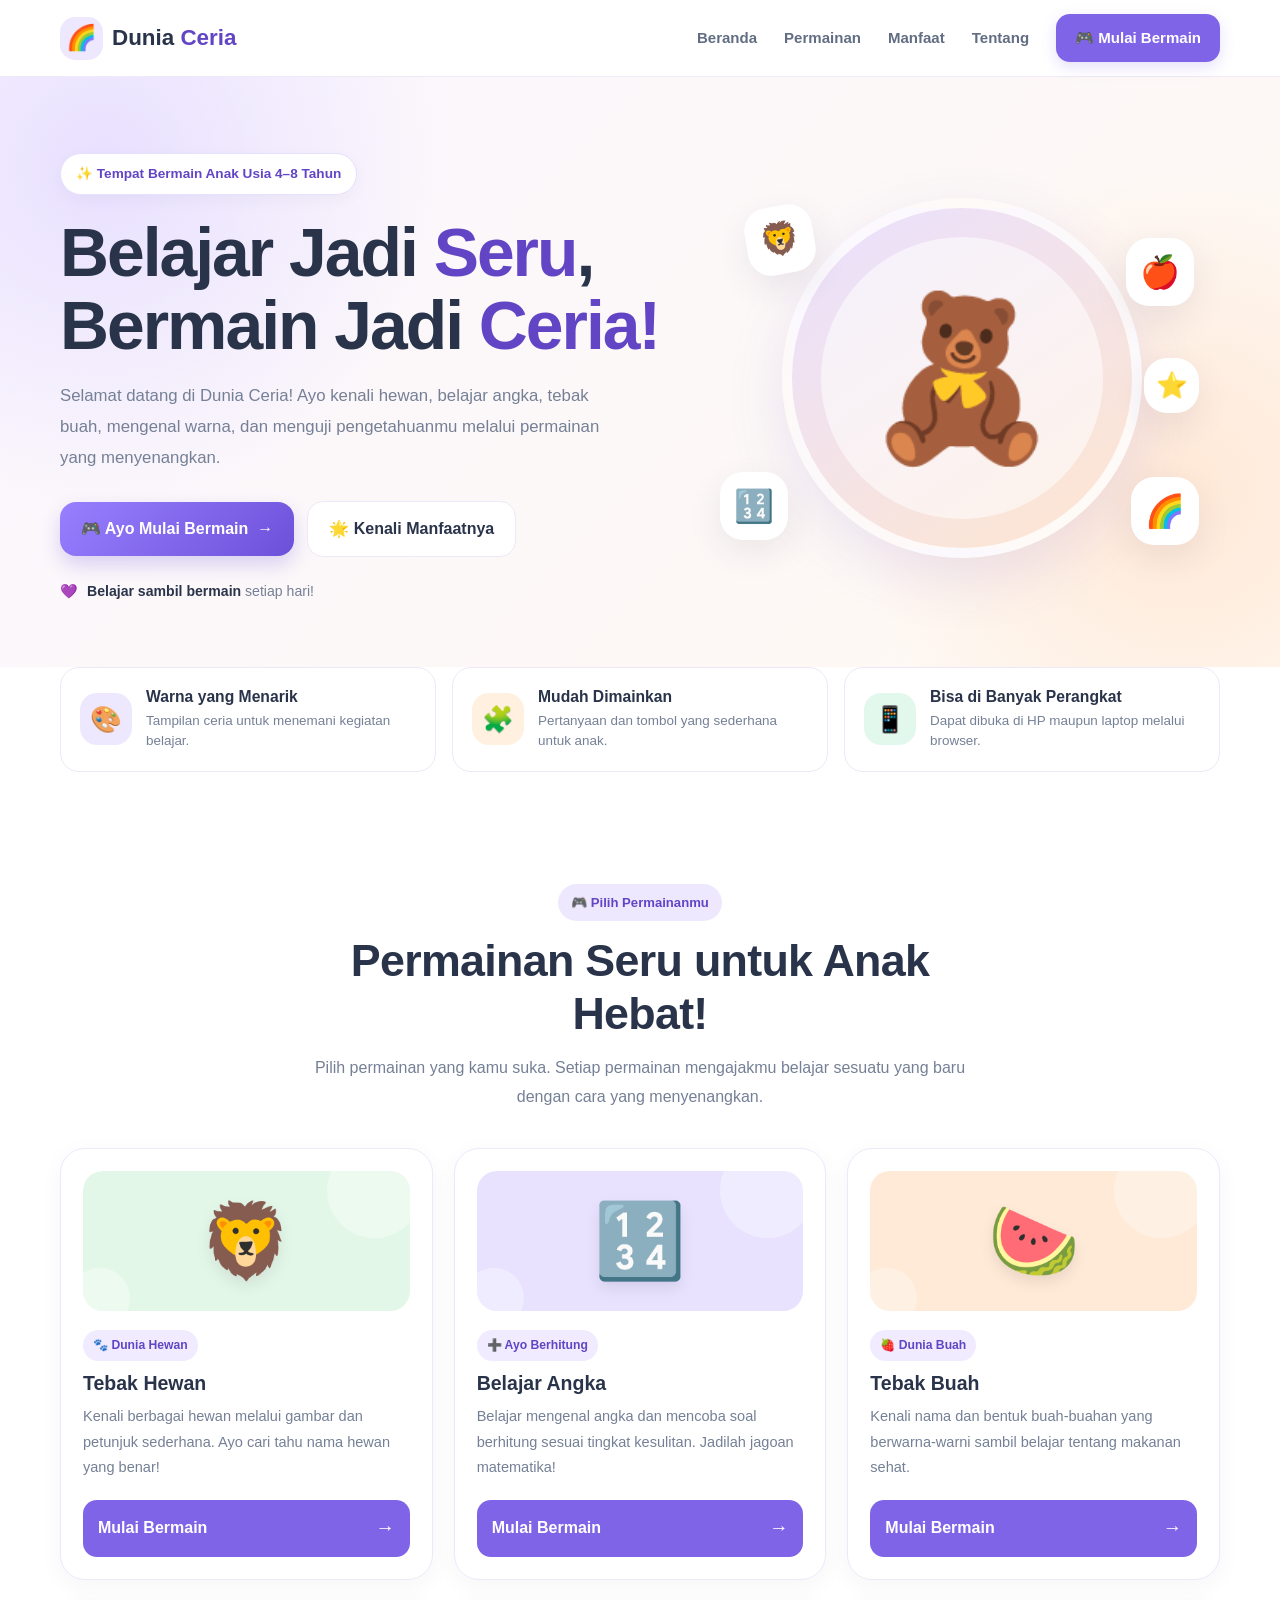
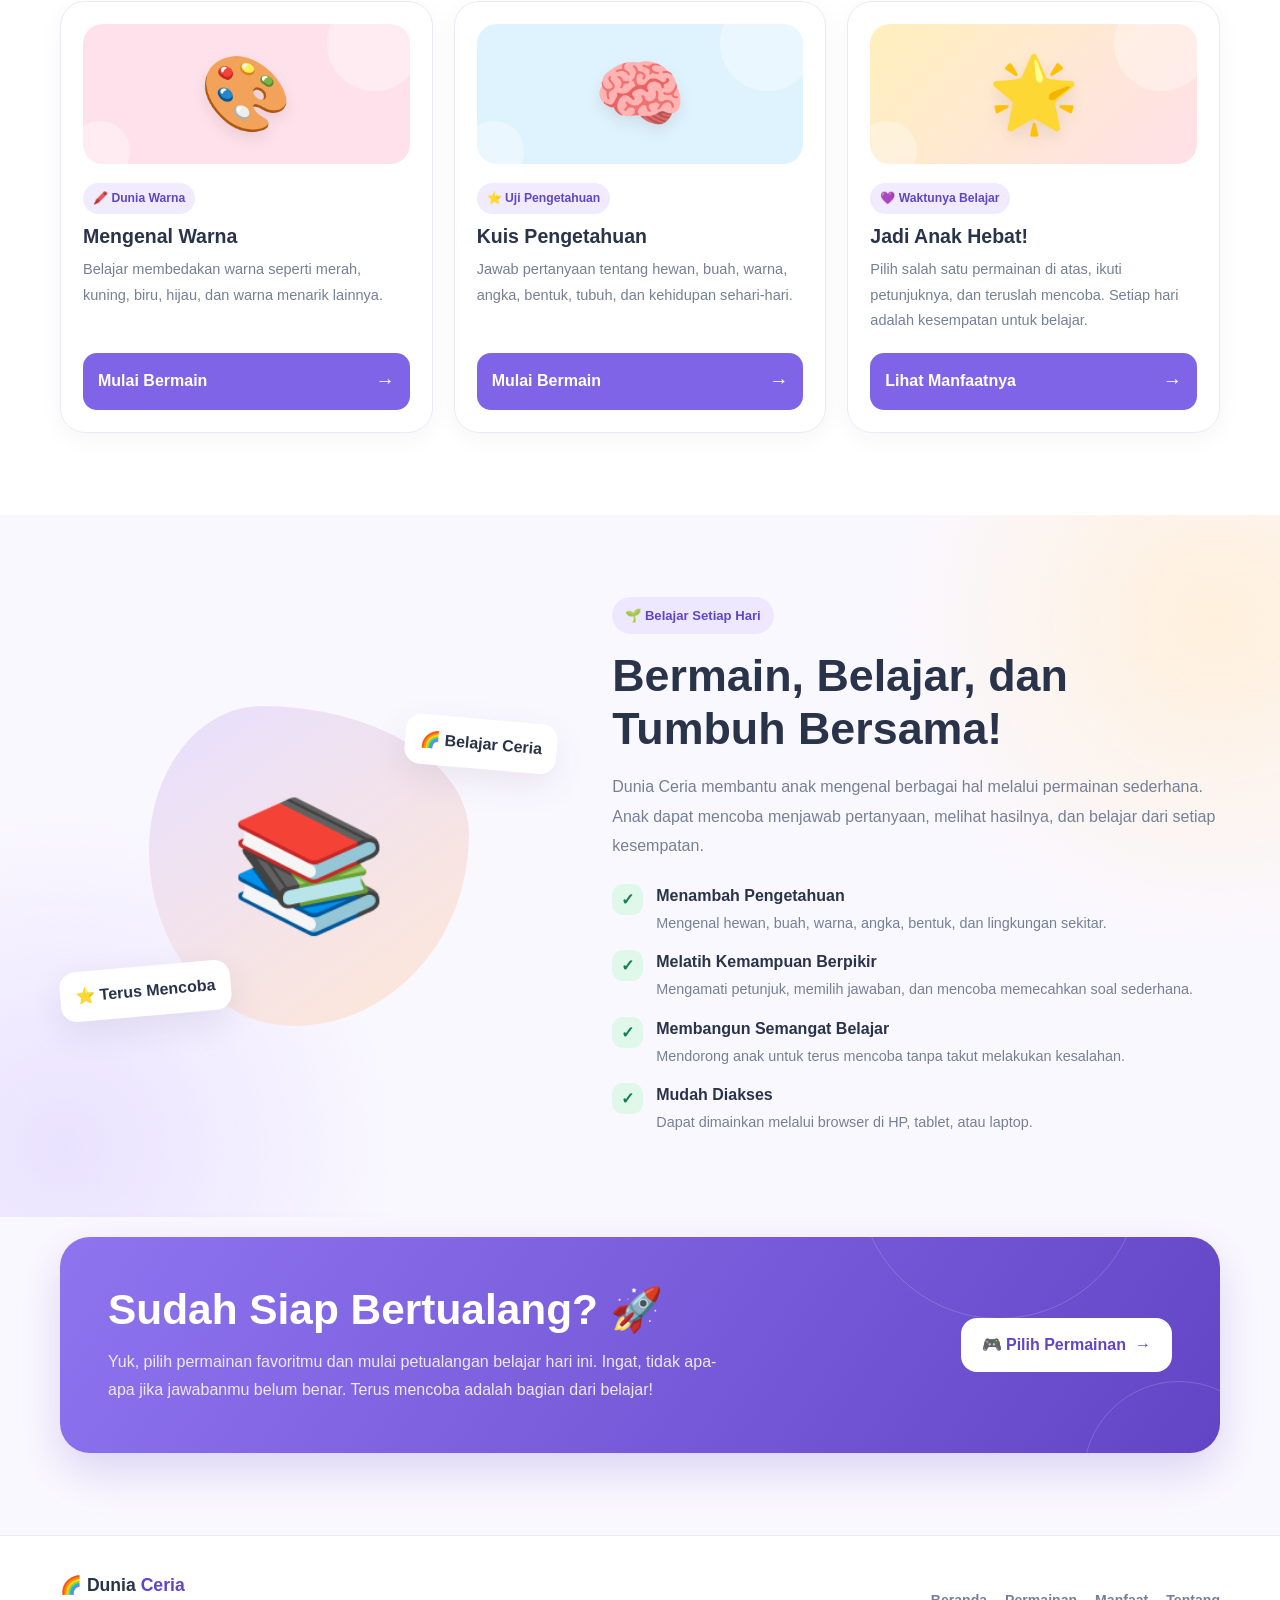
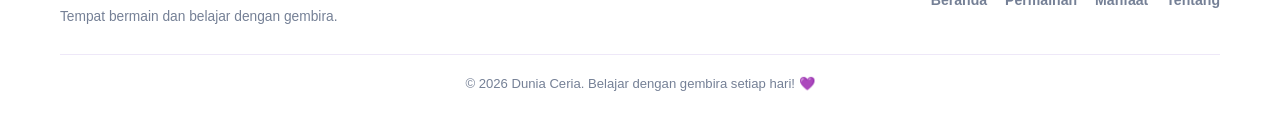
<file: index.html>
<!DOCTYPE html>
<html lang="id">

<head>
    <meta charset="UTF-8">
    <meta name="viewport" content="width=device-width, initial-scale=1.0">

    <meta name="theme-color" content="#8064e8">
    <meta name="description"
        content="Dunia Ceria adalah tempat bermain dan belajar untuk anak usia 4–8 tahun. Yuk, belajar mengenal hewan, angka, buah, warna, dan pengetahuan umum!">

    <title>Dunia Ceria - Bermain dan Belajar</title>

    <link rel="stylesheet" href="style.css">

    <style>
        :root {
            --primary: #8064e8;
            --primary-dark: #6245c5;
            --pink: #ff8db2;
            --orange: #ffad66;
            --yellow: #ffdc73;
            --green: #66cfa7;
            --blue: #7ec8f8;
            --text: #29334a;
            --muted: #758096;
            --background: #fbf9ff;
            --white: #ffffff;
            --border: #eee8f8;
            --shadow: 0 12px 35px rgba(54, 47, 85, .09);
        }

        * {
            box-sizing: border-box;
        }

        html {
            scroll-behavior: smooth;
            scroll-padding-top: 85px;
        }

        body {
            margin: 0;
            color: var(--text);
            font-family: "Trebuchet MS", Arial, sans-serif;
            background: var(--background);
            overflow-x: hidden;
        }

        a {
            color: inherit;
        }

        button,
        a {
            -webkit-tap-highlight-color: transparent;
        }

        a:focus-visible,
        button:focus-visible {
            outline: 3px solid var(--primary-dark);
            outline-offset: 4px;
        }

        .container {
            width: min(1160px, calc(100% - 36px));
            margin: 0 auto;
        }

        /* NAVIGASI */

        .navbar {
            position: sticky;
            top: 0;
            z-index: 100;
            background: rgba(255, 255, 255, .94);
            border-bottom: 1px solid rgba(238, 232, 248, .9);
            backdrop-filter: blur(14px);
        }

        .nav-inner {
            min-height: 76px;
            display: flex;
            justify-content: space-between;
            align-items: center;
            gap: 20px;
        }

        .logo {
            display: inline-flex;
            align-items: center;
            gap: 9px;
            text-decoration: none;
            font-size: 1.4rem;
            font-weight: 900;
            white-space: nowrap;
        }

        .logo-icon {
            display: grid;
            place-items: center;
            width: 43px;
            height: 43px;
            border-radius: 15px;
            background: #eee8ff;
            font-size: 1.55rem;
        }

        .logo-text span {
            color: var(--primary-dark);
        }

        .nav-links {
            display: flex;
            align-items: center;
            gap: 27px;
        }

        .nav-links a {
            color: #626d83;
            text-decoration: none;
            font-size: .94rem;
            font-weight: 800;
            transition: color .2s;
        }

        .nav-links a:hover {
            color: var(--primary-dark);
        }

        .nav-links .nav-play {
            color: white;
            background: var(--primary);
            padding: 12px 19px;
            border-radius: 14px;
            box-shadow: 0 5px 15px rgba(128, 100, 232, .2);
        }

        .nav-links .nav-play:hover {
            color: white;
            background: var(--primary-dark);
        }

        .menu-toggle {
            display: none;
            width: 45px;
            height: 45px;
            border: 1px solid var(--border);
            border-radius: 13px;
            background: white;
            font-size: 1.4rem;
            cursor: pointer;
        }

        /* HERO */

        .hero {
            position: relative;
            overflow: hidden;
            padding: 76px 0 65px;
            background:
                radial-gradient(circle at 8% 15%, #e8e0ff 0, transparent 27%),
                radial-gradient(circle at 92% 70%, #ffe8d6 0, transparent 26%),
                linear-gradient(135deg, #faf7ff, #fff9f1);
        }

        .hero-grid {
            display: grid;
            grid-template-columns: 1.08fr .92fr;
            align-items: center;
            gap: 40px;
        }

        .hero-badge {
            display: inline-flex;
            align-items: center;
            gap: 8px;
            padding: 9px 15px;
            background: white;
            color: var(--primary-dark);
            border: 1px solid #e8e0ff;
            border-radius: 50px;
            font-size: .85rem;
            font-weight: 900;
            box-shadow: 0 5px 16px rgba(54, 47, 85, .04);
        }

        .hero h1 {
            max-width: 650px;
            margin: 21px 0 18px;
            font-size: clamp(2.55rem, 5.3vw, 4.5rem);
            line-height: 1.08;
            letter-spacing: -2px;
        }

        .hero h1 .highlight {
            color: var(--primary-dark);
            position: relative;
        }

        .hero-description {
            max-width: 570px;
            color: var(--muted);
            font-size: 1.05rem;
            line-height: 1.85;
            margin: 0;
        }

        .hero-actions {
            display: flex;
            flex-wrap: wrap;
            align-items: center;
            gap: 13px;
            margin-top: 28px;
        }

        .button {
            min-height: 50px;
            display: inline-flex;
            align-items: center;
            justify-content: center;
            gap: 9px;
            padding: 14px 21px;
            border-radius: 16px;
            text-decoration: none;
            font-weight: 900;
            border: 0;
            cursor: pointer;
            transition: transform .2s, box-shadow .2s, background .2s;
        }

        .button:hover {
            transform: translateY(-3px);
        }

        .button-primary {
            color: white;
            background: linear-gradient(135deg, #987fff, #6d50d9);
            box-shadow: 0 9px 20px rgba(109, 80, 217, .24);
        }

        .button-primary:hover {
            box-shadow: 0 12px 25px rgba(109, 80, 217, .3);
        }

        .button-light {
            color: var(--text);
            background: white;
            border: 1px solid var(--border);
        }

        .hero-note {
            display: flex;
            align-items: center;
            gap: 9px;
            margin-top: 23px;
            color: var(--muted);
            font-size: .88rem;
        }

        .hero-note strong {
            color: var(--text);
        }

        .hero-visual {
            position: relative;
            min-height: 395px;
            display: grid;
            place-items: center;
        }

        .visual-circle {
            width: min(360px, 90%);
            aspect-ratio: 1;
            display: grid;
            place-items: center;
            border-radius: 50%;
            background: linear-gradient(145deg, #e9e0ff, #ffe6cf);
            border: 10px solid rgba(255, 255, 255, .8);
            box-shadow: 0 20px 60px rgba(98, 69, 197, .12);
        }

        .visual-inner {
            width: 83%;
            aspect-ratio: 1;
            display: grid;
            place-items: center;
            border-radius: 50%;
            background: rgba(255, 255, 255, .55);
            font-size: clamp(6rem, 14vw, 10rem);
        }

        .floating-item {
            position: absolute;
            display: grid;
            place-items: center;
            width: 68px;
            height: 68px;
            background: white;
            border-radius: 23px;
            box-shadow: var(--shadow);
            font-size: 2rem;
            animation: float 3.5s ease-in-out infinite;
        }

        .float-one {
            top: 26px;
            left: 8%;
            transform: rotate(-10deg);
        }

        .float-two {
            top: 58px;
            right: 5%;
            animation-delay: .5s;
        }

        .float-three {
            left: 3%;
            bottom: 35px;
            animation-delay: 1s;
        }

        .float-four {
            right: 4%;
            bottom: 30px;
            animation-delay: 1.4s;
        }

        .float-five {
            right: 4%;
            top: 45%;
            width: 55px;
            height: 55px;
            font-size: 1.6rem;
            animation-delay: .8s;
        }

        @keyframes float {

            0%,
            100% {
                translate: 0 0;
            }

            50% {
                translate: 0 -11px;
            }
        }

        /* INFORMASI SINGKAT */

        .quick-info {
            position: relative;
            z-index: 2;
            margin-top: -1px;
            padding: 0 0 30px;
            background: white;
        }

        .info-grid {
            display: grid;
            grid-template-columns: repeat(3, 1fr);
            gap: 16px;
        }

        .info-card {
            display: flex;
            align-items: center;
            gap: 14px;
            padding: 19px;
            border: 1px solid var(--border);
            border-radius: 19px;
            background: #fff;
        }

        .info-icon {
            flex: 0 0 52px;
            width: 52px;
            height: 52px;
            display: grid;
            place-items: center;
            border-radius: 17px;
            font-size: 1.6rem;
        }

        .info-icon.purple {
            background: #eee8ff;
        }

        .info-icon.orange {
            background: #fff0df;
        }

        .info-icon.green {
            background: #e2f8ed;
        }

        .info-card h3 {
            margin: 0 0 5px;
            font-size: .98rem;
        }

        .info-card p {
            margin: 0;
            color: var(--muted);
            font-size: .84rem;
            line-height: 1.5;
        }

        /* BAGIAN UMUM */

        .section {
            padding: 82px 0;
        }

        .section-heading {
            max-width: 680px;
            margin: 0 auto 36px;
            text-align: center;
        }

        .section-label {
            display: inline-block;
            padding: 8px 13px;
            border-radius: 50px;
            background: #eee8ff;
            color: var(--primary-dark);
            font-size: .82rem;
            font-weight: 900;
            margin-bottom: 13px;
        }

        .section-heading h2 {
            margin: 0;
            font-size: clamp(1.9rem, 4vw, 2.8rem);
            line-height: 1.2;
            letter-spacing: -.7px;
        }

        .section-heading p {
            margin: 13px 0 0;
            color: var(--muted);
            line-height: 1.8;
        }

        /* KARTU PERMAINAN */

        .games-section {
            background: white;
        }

        .games-grid {
            display: grid;
            grid-template-columns: repeat(3, minmax(0, 1fr));
            gap: 21px;
        }

        .game-card {
            position: relative;
            display: flex;
            flex-direction: column;
            padding: 22px;
            min-height: 320px;
            overflow: hidden;
            background: white;
            border: 1px solid var(--border);
            border-radius: 25px;
            box-shadow: 0 6px 23px rgba(54, 47, 85, .045);
            transition: transform .25s, box-shadow .25s;
        }

        .game-card:hover {
            transform: translateY(-7px);
            box-shadow: var(--shadow);
        }

        .game-art {
            min-height: 140px;
            display: grid;
            place-items: center;
            position: relative;
            overflow: hidden;
            border-radius: 20px;
            margin-bottom: 19px;
        }

        .game-art::before,
        .game-art::after {
            content: "";
            position: absolute;
            border-radius: 50%;
            background: rgba(255, 255, 255, .32);
        }

        .game-art::before {
            width: 95px;
            height: 95px;
            top: -28px;
            right: -12px;
        }

        .game-art::after {
            width: 60px;
            height: 60px;
            left: -13px;
            bottom: -17px;
        }

        .game-art .big-emoji {
            position: relative;
            z-index: 1;
            font-size: 4.6rem;
            filter: drop-shadow(0 7px 7px rgba(0, 0, 0, .08));
            transition: transform .25s;
        }

        .game-card:hover .big-emoji {
            transform: scale(1.12) rotate(-4deg);
        }

        .art-animals {
            background: #e3f7e9;
        }

        .art-numbers {
            background: #e8e2ff;
        }

        .art-fruits {
            background: #ffe9d7;
        }

        .art-colors {
            background: #ffe1ec;
        }

        .art-quiz {
            background: #dff3ff;
        }

        .game-tag {
            display: inline-block;
            align-self: flex-start;
            padding: 6px 10px;
            margin-bottom: 10px;
            border-radius: 50px;
            color: #6046c4;
            background: #f0ebff;
            font-size: .76rem;
            font-weight: 900;
        }

        .game-card h3 {
            margin: 0 0 9px;
            font-size: 1.22rem;
        }

        .game-card p {
            flex: 1;
            margin: 0 0 19px;
            color: var(--muted);
            font-size: .91rem;
            line-height: 1.75;
        }

        .game-link {
            display: flex;
            align-items: center;
            justify-content: space-between;
            gap: 10px;
            padding: 13px 15px;
            border-radius: 14px;
            color: white;
            background: var(--primary);
            text-decoration: none;
            font-weight: 900;
            transition: background .2s;
        }

        .game-link:hover {
            background: var(--primary-dark);
        }

        .game-link span:last-child {
            font-size: 1.2rem;
        }

        /* CARA BELAJAR */

        .learning-section {
            background:
                radial-gradient(circle at 95% 15%, #fff0dc 0, transparent 24%),
                radial-gradient(circle at 5% 90%, #e9e2ff 0, transparent 25%),
                #faf8ff;
        }

        .learning-grid {
            display: grid;
            grid-template-columns: .9fr 1.1fr;
            align-items: center;
            gap: 55px;
        }

        .learning-visual {
            position: relative;
            min-height: 350px;
            display: grid;
            place-items: center;
        }

        .learning-circle {
            width: min(320px, 90%);
            aspect-ratio: 1;
            display: grid;
            place-items: center;
            border-radius: 35% 65% 55% 45% / 45% 40% 60% 55%;
            background: linear-gradient(145deg, #e7dfff, #ffe7d5);
            font-size: 8rem;
        }

        .learning-sticker {
            position: absolute;
            padding: 12px 15px;
            border-radius: 16px;
            background: white;
            box-shadow: var(--shadow);
            font-weight: 900;
        }

        .sticker-one {
            top: 28px;
            right: 0;
            rotate: 5deg;
        }

        .sticker-two {
            bottom: 25px;
            left: 0;
            rotate: -5deg;
        }

        .learning-copy .section-label {
            margin-bottom: 15px;
        }

        .learning-copy h2 {
            margin: 0 0 16px;
            font-size: clamp(2rem, 4vw, 2.8rem);
            line-height: 1.2;
        }

        .learning-copy>p {
            color: var(--muted);
            line-height: 1.85;
            margin: 0 0 22px;
        }

        .benefit-list {
            display: grid;
            gap: 15px;
        }

        .benefit {
            display: flex;
            align-items: flex-start;
            gap: 13px;
        }

        .check-icon {
            flex: 0 0 31px;
            width: 31px;
            height: 31px;
            display: grid;
            place-items: center;
            color: #167b56;
            background: #dff8e9;
            border-radius: 11px;
            font-weight: 900;
        }

        .benefit h3 {
            margin: 2px 0 5px;
            font-size: 1rem;
        }

        .benefit p {
            margin: 0;
            color: var(--muted);
            font-size: .9rem;
            line-height: 1.7;
        }

        /* AJAKAN BERMAIN */

        .cta-section {
            padding: 20px 0 82px;
            background: #faf8ff;
        }

        .cta-card {
            position: relative;
            overflow: hidden;
            display: grid;
            grid-template-columns: 1fr auto;
            align-items: center;
            gap: 25px;
            padding: clamp(27px, 5vw, 48px);
            border-radius: 30px;
            color: white;
            background: linear-gradient(125deg, #8f74f0, #6245c5);
            box-shadow: 0 18px 45px rgba(98, 69, 197, .2);
        }

        .cta-card::before,
        .cta-card::after {
            content: "";
            position: absolute;
            border: 1px solid rgba(255, 255, 255, .17);
            border-radius: 50%;
            pointer-events: none;
        }

        .cta-card::before {
            width: 280px;
            height: 280px;
            right: 80px;
            top: -200px;
        }

        .cta-card::after {
            width: 190px;
            height: 190px;
            right: -55px;
            bottom: -120px;
        }

        .cta-content,
        .cta-action {
            position: relative;
            z-index: 1;
        }

        .cta-content h2 {
            margin: 0 0 12px;
            font-size: clamp(1.8rem, 4vw, 2.65rem);
            line-height: 1.2;
        }

        .cta-content p {
            max-width: 620px;
            margin: 0;
            color: #eee8ff;
            line-height: 1.8;
        }

        .cta-card .button {
            color: var(--primary-dark);
            background: white;
            white-space: nowrap;
        }

        /* FOOTER */

        .footer {
            padding: 35px 0;
            background: white;
            border-top: 1px solid var(--border);
        }

        .footer-inner {
            display: flex;
            justify-content: space-between;
            align-items: center;
            flex-wrap: wrap;
            gap: 18px;
        }

        .footer-brand {
            font-weight: 900;
            font-size: 1.1rem;
        }

        .footer-brand span {
            color: var(--primary-dark);
        }

        .footer p {
            margin: 7px 0 0;
            color: var(--muted);
            font-size: .86rem;
            line-height: 1.6;
        }

        .footer-links {
            display: flex;
            flex-wrap: wrap;
            gap: 18px;
        }

        .footer-links a {
            color: var(--muted);
            font-size: .88rem;
            font-weight: 800;
            text-decoration: none;
        }

        .footer-links a:hover {
            color: var(--primary-dark);
        }

        .copyright {
            width: 100%;
            padding-top: 18px;
            margin-top: 8px;
            border-top: 1px solid var(--border);
            color: var(--muted);
            text-align: center;
            font-size: .82rem;
        }

        /* RESPONSIVE */

        @media (max-width: 900px) {
            .hero {
                padding-top: 55px;
            }

            .hero-grid {
                gap: 15px;
                grid-template-columns: 1fr 1fr;
            }

            .hero-visual {
                min-height: 320px;
            }

            .visual-circle {
                width: min(300px, 90%);
            }

            .floating-item {
                width: 55px;
                height: 55px;
                border-radius: 18px;
                font-size: 1.6rem;
            }

            .games-grid {
                grid-template-columns: repeat(2, minmax(0, 1fr));
            }

            .learning-grid {
                gap: 30px;
            }

            .nav-links {
                gap: 17px;
            }
        }

        @media (max-width: 680px) {
            .container {
                width: min(100% - 28px, 520px);
            }

            .nav-inner {
                min-height: 68px;
            }

            .logo {
                font-size: 1.2rem;
            }

            .logo-icon {
                width: 39px;
                height: 39px;
            }

            .menu-toggle {
                display: grid;
                place-items: center;
            }

            .nav-links {
                display: none;
                position: absolute;
                top: calc(100% + 1px);
                left: 0;
                right: 0;
                padding: 17px 20px 21px;
                background: white;
                border-bottom: 1px solid var(--border);
                box-shadow: 0 12px 20px rgba(54, 47, 85, .06);
                flex-direction: column;
                align-items: stretch;
                gap: 7px;
            }

            .nav-links.open {
                display: flex;
            }

            .nav-links a {
                padding: 12px;
                border-radius: 12px;
            }

            .nav-links a:not(.nav-play):hover {
                background: #f6f2ff;
            }

            .nav-links .nav-play {
                text-align: center;
                margin-top: 5px;
            }

            .hero {
                padding: 45px 0 38px;
            }

            .hero-grid {
                grid-template-columns: 1fr;
                text-align: center;
                gap: 20px;
            }

            .hero h1 {
                font-size: clamp(2.4rem, 10vw, 3.5rem);
                letter-spacing: -1.3px;
            }

            .hero-description {
                font-size: .98rem;
                margin: 0 auto;
            }

            .hero-actions {
                justify-content: center;
            }

            .hero-note {
                justify-content: center;
                flex-wrap: wrap;
            }

            .hero-visual {
                min-height: 285px;
                order: -1;
            }

            .visual-circle {
                width: 250px;
                border-width: 7px;
            }

            .visual-inner {
                font-size: 7rem;
            }

            .float-one {
                left: 8%;
                top: 14px;
            }

            .float-two {
                right: 6%;
                top: 18px;
            }

            .float-three {
                left: 6%;
                bottom: 17px;
            }

            .float-four {
                right: 5%;
                bottom: 17px;
            }

            .float-five {
                display: none;
            }

            .info-grid {
                grid-template-columns: 1fr;
                gap: 10px;
            }

            .info-card {
                padding: 14px;
            }

            .section {
                padding: 60px 0;
            }

            .section-heading {
                margin-bottom: 27px;
            }

            .games-grid {
                grid-template-columns: 1fr;
                gap: 16px;
            }

            .game-card {
                min-height: auto;
                padding: 18px;
            }

            .game-art {
                min-height: 135px;
            }

            .learning-grid {
                grid-template-columns: 1fr;
                gap: 24px;
            }

            .learning-visual {
                min-height: 280px;
                order: 2;
            }

            .learning-circle {
                width: 245px;
                font-size: 7rem;
            }

            .learning-copy {
                order: 1;
            }

            .cta-section {
                padding-bottom: 60px;
            }

            .cta-card {
                grid-template-columns: 1fr;
                text-align: center;
                border-radius: 24px;
                padding: 29px 22px;
            }

            .cta-card .button {
                width: 100%;
            }

            .footer-inner {
                flex-direction: column;
                text-align: center;
            }

            .footer-links {
                justify-content: center;
            }
        }

        @media (prefers-reduced-motion: reduce) {
            html {
                scroll-behavior: auto;
            }

            *,
            *::before,
            *::after {
                animation-duration: .01ms !important;
                animation-iteration-count: 1 !important;
                transition-duration: .01ms !important;
            }
        }
    </style>
</head>

<body>
    <!-- NAVIGASI -->
    <header class="navbar">
        <div class="container nav-inner">
            <a href="index.html" class="logo" aria-label="Dunia Ceria, halaman utama">
                <span class="logo-icon">🌈</span>
                <span class="logo-text">Dunia <span>Ceria</span></span>
            </a>

            <button class="menu-toggle" id="menuToggle" type="button" aria-label="Buka menu navigasi"
                aria-expanded="false" aria-controls="navLinks">
                ☰
            </button>

            <nav class="nav-links" id="navLinks" aria-label="Navigasi utama">
                <a href="#beranda">Beranda</a>
                <a href="#permainan">Permainan</a>
                <a href="#manfaat">Manfaat</a>
                <a href="#tentang">Tentang</a>
                <a href="#permainan" class="nav-play">🎮 Mulai Bermain</a>
            </nav>
        </div>
    </header>

    <main>
        <!-- HERO / BERANDA -->
        <section class="hero" id="beranda">
            <div class="container hero-grid">
                <div class="hero-copy">
                    <div class="hero-badge">
                        ✨ Tempat Bermain Anak Usia 4–8 Tahun
                    </div>

                    <h1>
                        Belajar Jadi
                        <span class="highlight">Seru</span>,
                        Bermain Jadi
                        <span class="highlight">Ceria!</span>
                    </h1>

                    <p class="hero-description">
                        Selamat datang di Dunia Ceria! Ayo kenali hewan,
                        belajar angka, tebak buah, mengenal warna, dan
                        menguji pengetahuanmu melalui permainan yang
                        menyenangkan.
                    </p>

                    <div class="hero-actions">
                        <a href="#permainan" class="button button-primary">
                            🎮 Ayo Mulai Bermain
                            <span>→</span>
                        </a>

                        <a href="#manfaat" class="button button-light">
                            🌟 Kenali Manfaatnya
                        </a>
                    </div>

                    <div class="hero-note">
                        <span>💜</span>
                        <span><strong>Belajar sambil bermain</strong> setiap hari!</span>
                    </div>
                </div>

                <div class="hero-visual" aria-label="Ilustrasi permainan edukasi">
                    <div class="visual-circle">
                        <div class="visual-inner" aria-hidden="true">🧸</div>
                    </div>

                    <div class="floating-item float-one" aria-hidden="true">🦁</div>
                    <div class="floating-item float-two" aria-hidden="true">🍎</div>
                    <div class="floating-item float-three" aria-hidden="true">🔢</div>
                    <div class="floating-item float-four" aria-hidden="true">🌈</div>
                    <div class="floating-item float-five" aria-hidden="true">⭐</div>
                </div>
            </div>
        </section>

        <!-- INFORMASI -->
        <section class="quick-info" aria-label="Keunggulan Dunia Ceria">
            <div class="container info-grid">
                <article class="info-card">
                    <div class="info-icon purple" aria-hidden="true">🎨</div>
                    <div>
                        <h3>Warna yang Menarik</h3>
                        <p>Tampilan ceria untuk menemani kegiatan belajar.</p>
                    </div>
                </article>

                <article class="info-card">
                    <div class="info-icon orange" aria-hidden="true">🧩</div>
                    <div>
                        <h3>Mudah Dimainkan</h3>
                        <p>Pertanyaan dan tombol yang sederhana untuk anak.</p>
                    </div>
                </article>

                <article class="info-card">
                    <div class="info-icon green" aria-hidden="true">📱</div>
                    <div>
                        <h3>Bisa di Banyak Perangkat</h3>
                        <p>Dapat dibuka di HP maupun laptop melalui browser.</p>
                    </div>
                </article>
            </div>
        </section>

        <!-- DAFTAR PERMAINAN -->
        <section class="section games-section" id="permainan">
            <div class="container">
                <div class="section-heading">
                    <span class="section-label">🎮 Pilih Permainanmu</span>
                    <h2>Permainan Seru untuk Anak Hebat!</h2>
                    <p>
                        Pilih permainan yang kamu suka. Setiap permainan
                        mengajakmu belajar sesuatu yang baru dengan cara
                        yang menyenangkan.
                    </p>
                </div>

                <div class="games-grid">
                    <!-- PERMAINAN HEWAN -->
                    <article class="game-card">
                        <div class="game-art art-animals">
                            <span class="big-emoji" aria-hidden="true">🦁</span>
                        </div>

                        <span class="game-tag">🐾 Dunia Hewan</span>
                        <h3>Tebak Hewan</h3>
                        <p>
                            Kenali berbagai hewan melalui gambar dan
                            petunjuk sederhana. Ayo cari tahu nama hewan
                            yang benar!
                        </p>

                        <a href="hewan.html" class="game-link">
                            <span>Mulai Bermain</span>
                            <span aria-hidden="true">→</span>
                        </a>
                    </article>

                    <!-- PERMAINAN ANGKA -->
                    <article class="game-card">
                        <div class="game-art art-numbers">
                            <span class="big-emoji" aria-hidden="true">🔢</span>
                        </div>

                        <span class="game-tag">➕ Ayo Berhitung</span>
                        <h3>Belajar Angka</h3>
                        <p>
                            Belajar mengenal angka dan mencoba soal
                            berhitung sesuai tingkat kesulitan. Jadilah
                            jagoan matematika!
                        </p>

                        <a href="angka.html" class="game-link">
                            <span>Mulai Bermain</span>
                            <span aria-hidden="true">→</span>
                        </a>
                    </article>

                    <!-- PERMAINAN BUAH -->
                    <article class="game-card">
                        <div class="game-art art-fruits">
                            <span class="big-emoji" aria-hidden="true">🍉</span>
                        </div>

                        <span class="game-tag">🍓 Dunia Buah</span>
                        <h3>Tebak Buah</h3>
                        <p>
                            Kenali nama dan bentuk buah-buahan yang
                            berwarna-warni sambil belajar tentang makanan
                            sehat.
                        </p>

                        <a href="buah.html" class="game-link">
                            <span>Mulai Bermain</span>
                            <span aria-hidden="true">→</span>
                        </a>
                    </article>

                    <!-- PERMAINAN WARNA -->
                    <article class="game-card">
                        <div class="game-art art-colors">
                            <span class="big-emoji" aria-hidden="true">🎨</span>
                        </div>

                        <span class="game-tag">🖍️ Dunia Warna</span>
                        <h3>Mengenal Warna</h3>
                        <p>
                            Belajar membedakan warna seperti merah,
                            kuning, biru, hijau, dan warna menarik lainnya.
                        </p>

                        <a href="warna.html" class="game-link">
                            <span>Mulai Bermain</span>
                            <span aria-hidden="true">→</span>
                        </a>
                    </article>

                    <!-- PERMAINAN KUIS -->
                    <article class="game-card">
                        <div class="game-art art-quiz">
                            <span class="big-emoji" aria-hidden="true">🧠</span>
                        </div>

                        <span class="game-tag">⭐ Uji Pengetahuan</span>
                        <h3>Kuis Pengetahuan</h3>
                        <p>
                            Jawab pertanyaan tentang hewan, buah,
                            warna, angka, bentuk, tubuh, dan kehidupan
                            sehari-hari.
                        </p>

                        <a href="kuis.html" class="game-link">
                            <span>Mulai Bermain</span>
                            <span aria-hidden="true">→</span>
                        </a>
                    </article>

                    <!-- KARTU AJAKAN -->
                    <article class="game-card">
                        <div class="game-art" style="background: linear-gradient(135deg, #fff0bd, #ffe0e9);">
                            <span class="big-emoji" aria-hidden="true">🌟</span>
                        </div>

                        <span class="game-tag">💜 Waktunya Belajar</span>
                        <h3>Jadi Anak Hebat!</h3>
                        <p>
                            Pilih salah satu permainan di atas, ikuti
                            petunjuknya, dan teruslah mencoba. Setiap
                            hari adalah kesempatan untuk belajar.
                        </p>

                        <a href="#manfaat" class="game-link">
                            <span>Lihat Manfaatnya</span>
                            <span aria-hidden="true">→</span>
                        </a>
                    </article>
                </div>
            </div>
        </section>

        <!-- MANFAAT -->
        <section class="section learning-section" id="manfaat">
            <div class="container learning-grid">
                <div class="learning-visual">
                    <div class="learning-circle" aria-hidden="true">📚</div>
                    <div class="learning-sticker sticker-one">🌈 Belajar Ceria</div>
                    <div class="learning-sticker sticker-two">⭐ Terus Mencoba</div>
                </div>

                <div class="learning-copy">
                    <span class="section-label">🌱 Belajar Setiap Hari</span>

                    <h2>Bermain, Belajar, dan Tumbuh Bersama!</h2>

                    <p>
                        Dunia Ceria membantu anak mengenal berbagai hal
                        melalui permainan sederhana. Anak dapat mencoba
                        menjawab pertanyaan, melihat hasilnya, dan belajar
                        dari setiap kesempatan.
                    </p>

                    <div class="benefit-list">
                        <div class="benefit">
                            <div class="check-icon" aria-hidden="true">✓</div>
                            <div>
                                <h3>Menambah Pengetahuan</h3>
                                <p>
                                    Mengenal hewan, buah, warna, angka,
                                    bentuk, dan lingkungan sekitar.
                                </p>
                            </div>
                        </div>

                        <div class="benefit">
                            <div class="check-icon" aria-hidden="true">✓</div>
                            <div>
                                <h3>Melatih Kemampuan Berpikir</h3>
                                <p>
                                    Mengamati petunjuk, memilih jawaban,
                                    dan mencoba memecahkan soal sederhana.
                                </p>
                            </div>
                        </div>

                        <div class="benefit">
                            <div class="check-icon" aria-hidden="true">✓</div>
                            <div>
                                <h3>Membangun Semangat Belajar</h3>
                                <p>
                                    Mendorong anak untuk terus mencoba
                                    tanpa takut melakukan kesalahan.
                                </p>
                            </div>
                        </div>

                        <div class="benefit">
                            <div class="check-icon" aria-hidden="true">✓</div>
                            <div>
                                <h3>Mudah Diakses</h3>
                                <p>
                                    Dapat dimainkan melalui browser di
                                    HP, tablet, atau laptop.
                                </p>
                            </div>
                        </div>
                    </div>
                </div>
            </div>
        </section>

        <!-- TENTANG / CTA -->
        <section class="cta-section" id="tentang">
            <div class="container">
                <div class="cta-card">
                    <div class="cta-content">
                        <h2>Sudah Siap Bertualang? 🚀</h2>
                        <p>
                            Yuk, pilih permainan favoritmu dan mulai
                            petualangan belajar hari ini. Ingat, tidak
                            apa-apa jika jawabanmu belum benar. Terus
                            mencoba adalah bagian dari belajar!
                        </p>
                    </div>

                    <div class="cta-action">
                        <a href="#permainan" class="button">
                            🎮 Pilih Permainan
                            <span aria-hidden="true">→</span>
                        </a>
                    </div>
                </div>
            </div>
        </section>
    </main>

    <!-- FOOTER -->
    <footer class="footer">
        <div class="container footer-inner">
            <div>
                <div class="footer-brand">🌈 Dunia <span>Ceria</span></div>
                <p>Tempat bermain dan belajar dengan gembira.</p>
            </div>

            <nav class="footer-links" aria-label="Navigasi footer">
                <a href="#beranda">Beranda</a>
                <a href="#permainan">Permainan</a>
                <a href="#manfaat">Manfaat</a>
                <a href="#tentang">Tentang</a>
            </nav>

            <div class="copyright">
                © <span id="currentYear"></span> Dunia Ceria.
                Belajar dengan gembira setiap hari! 💜
            </div>
        </div>
    </footer>

    <script>
        "use strict";

        // Menu navigasi untuk perangkat HP.
        const menuToggle = document.getElementById("menuToggle");
        const navLinks = document.getElementById("navLinks");

        menuToggle.addEventListener("click", () => {
            const isOpen = navLinks.classList.toggle("open");

            menuToggle.setAttribute("aria-expanded", String(isOpen));
            menuToggle.setAttribute(
                "aria-label",
                isOpen ? "Tutup menu navigasi" : "Buka menu navigasi"
            );
            menuToggle.textContent = isOpen ? "✕" : "☰";
        });

        // Tutup menu setelah pengguna memilih bagian halaman.
        navLinks.querySelectorAll("a").forEach(link => {
            link.addEventListener("click", () => {
                navLinks.classList.remove("open");
                menuToggle.setAttribute("aria-expanded", "false");
                menuToggle.setAttribute("aria-label", "Buka menu navigasi");
                menuToggle.textContent = "☰";
            });
        });

        // Tahun pada footer akan menyesuaikan secara otomatis.
        document.getElementById("currentYear").textContent =
            new Date().getFullYear();
    </script>
</body>

</html>
</file>
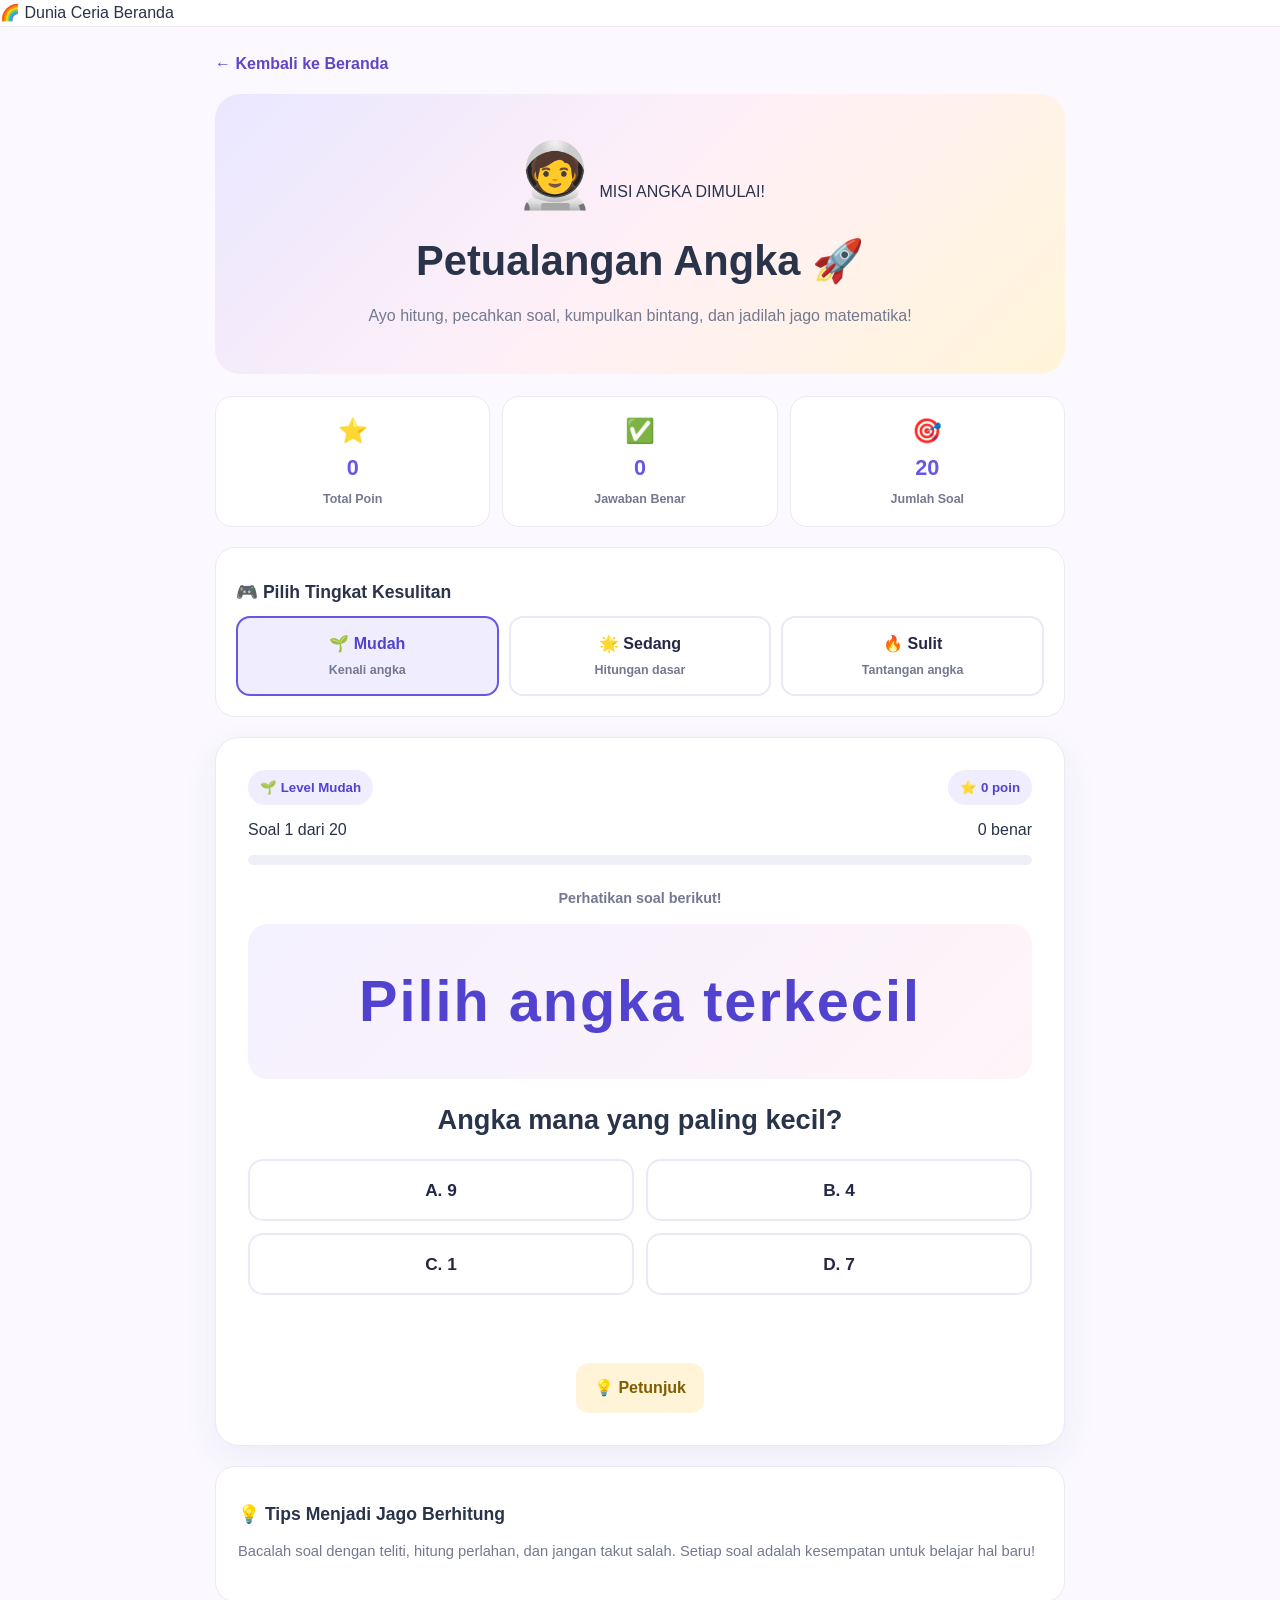
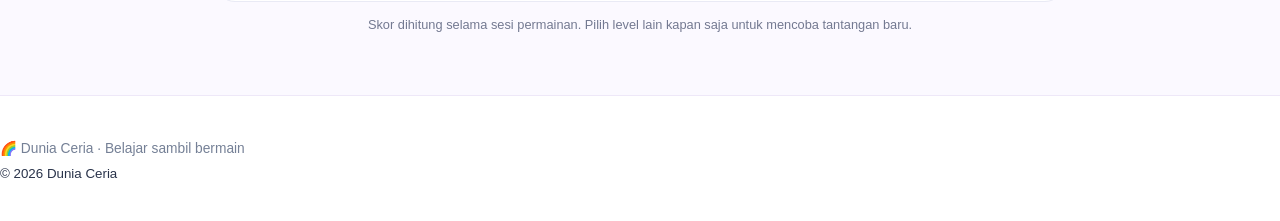
<file: angka.html>
<!DOCTYPE html>
<html lang="id">

<head>
    <meta charset="UTF-8">
    <meta name="viewport" content="width=device-width, initial-scale=1.0">
    <meta name="description" content="Permainan belajar angka, berhitung, dan matematika dasar untuk anak-anak.">
    <title>Petualangan Angka - Dunia Ceria</title>
    <link rel="stylesheet" href="style.css">

    <style>
        .math-page {
            max-width: 850px;
            width: calc(100% - 28px);
            margin: 24px auto 60px;
        }

        .math-hero {
            padding: 30px 24px;
            text-align: center;
            background: linear-gradient(135deg, #e9e7ff, #fff0f7, #fff5d9);
            border-radius: 25px;
            margin-bottom: 22px;
        }

        .math-hero .math-mascot {
            font-size: 4rem;
            display: inline-block;
            animation: mathBounce 2s infinite;
        }

        .math-hero h1 {
            font-size: clamp(1.8rem, 5vw, 2.6rem);
            line-height: 1.25;
            margin: 8px 0;
        }

        .math-hero p {
            color: #737991;
        }

        .math-stats {
            display: grid;
            grid-template-columns: repeat(3, minmax(0, 1fr));
            gap: 12px;
            margin: 20px 0;
        }

        .math-stat {
            background: white;
            border: 1px solid #e9eaf5;
            border-radius: 17px;
            padding: 15px 8px;
            text-align: center;
        }

        .math-stat .stat-icon {
            font-size: 1.5rem;
        }

        .math-stat strong {
            display: block;
            font-size: 1.35rem;
            color: #6657e8;
        }

        .math-stat span:last-child {
            font-size: .78rem;
            color: #737991;
            font-weight: 800;
        }

        .level-section {
            background: white;
            border: 1px solid #e9eaf5;
            padding: 20px;
            border-radius: 20px;
            margin-bottom: 20px;
        }

        .level-section h2 {
            font-size: 1.1rem;
            margin-bottom: 12px;
        }

        .level-options {
            display: grid;
            grid-template-columns: repeat(3, minmax(0, 1fr));
            gap: 10px;
        }

        .level-btn {
            border: 2px solid #e9eaf5;
            background: white;
            padding: 13px 8px;
            border-radius: 14px;
            font: inherit;
            cursor: pointer;
            font-weight: 900;
            color: #252746;
            transition: .2s;
        }

        .level-btn span {
            display: block;
            font-size: .78rem;
            font-weight: 600;
            color: #737991;
            margin-top: 4px;
        }

        .level-btn:hover {
            border-color: #b8b0ff;
        }

        .level-btn.active {
            border-color: #6657e8;
            background: #f0edff;
            color: #5143cf;
        }

        .level-btn:focus-visible,
        .math-action:focus-visible,
        .math-answer:focus-visible {
            outline: 3px solid #8b83ff;
            outline-offset: 3px;
        }

        .math-card {
            background: white;
            padding: clamp(18px, 5vw, 32px);
            border: 1px solid #e9eaf5;
            border-radius: 24px;
            box-shadow: 0 12px 35px rgba(52, 54, 110, .07);
        }

        .math-toolbar {
            display: flex;
            justify-content: space-between;
            align-items: center;
            gap: 10px;
            flex-wrap: wrap;
            margin-bottom: 12px;
        }

        .math-badge {
            background: #f0edff;
            color: #5143cf;
            border-radius: 30px;
            padding: 7px 12px;
            font-size: .83rem;
            font-weight: 900;
        }

        .math-progress {
            height: 10px;
            background: #efeff8;
            border-radius: 20px;
            overflow: hidden;
            margin-bottom: 22px;
        }

        .math-progress-fill {
            height: 100%;
            width: 0;
            background: linear-gradient(90deg, #8a7af8, #5e50de);
            border-radius: inherit;
            transition: width .3s;
        }

        .math-question {
            text-align: center;
        }

        .math-instruction {
            color: #737991;
            font-size: .9rem;
            font-weight: 800;
            margin-bottom: 14px;
        }

        .math-visual {
            display: flex;
            min-height: 155px;
            align-items: center;
            justify-content: center;
            flex-wrap: wrap;
            gap: 8px;
            margin-bottom: 15px;
            padding: 18px;
            border-radius: 20px;
            background: linear-gradient(135deg, #f4f1ff, #fff4f8);
        }

        .math-expression {
            font-size: clamp(2.1rem, 8vw, 3.6rem);
            font-weight: 900;
            color: #5143cf;
            letter-spacing: 2px;
            overflow-wrap: anywhere;
        }

        .counting-objects {
            font-size: clamp(1.7rem, 6vw, 2.4rem);
            line-height: 1.6;
            overflow-wrap: anywhere;
        }

        .math-question h2 {
            font-size: clamp(1.2rem, 4vw, 1.7rem);
            margin-bottom: 20px;
            line-height: 1.4;
        }

        .math-answers {
            display: grid;
            grid-template-columns: repeat(2, minmax(0, 1fr));
            gap: 12px;
        }

        .math-answer {
            min-height: 62px;
            padding: 13px 10px;
            border: 2px solid #e9eaf5;
            background: white;
            border-radius: 15px;
            color: #252746;
            font: inherit;
            font-size: 1.08rem;
            font-weight: 900;
            cursor: pointer;
            transition: background .2s, border-color .2s, transform .2s;
            overflow-wrap: anywhere;
        }

        .math-answer:hover:not(:disabled) {
            border-color: #6657e8;
            background: #f6f4ff;
            transform: translateY(-2px);
        }

        .math-answer:disabled {
            cursor: default;
        }

        .math-answer.correct {
            border-color: #36a86b;
            background: #e7f8ee;
            color: #176b40;
        }

        .math-answer.wrong {
            border-color: #e67d7d;
            background: #fff0f0;
            color: #a52e2e;
        }

        .math-feedback {
            min-height: 35px;
            text-align: center;
            font-weight: 900;
            margin-top: 18px;
        }

        .math-feedback.good {
            color: #218653;
        }

        .math-feedback.bad {
            color: #c34c4c;
        }

        .math-actions {
            display: flex;
            justify-content: center;
            flex-wrap: wrap;
            gap: 10px;
            margin-top: 15px;
        }

        .math-action {
            border: 0;
            padding: 12px 18px;
            border-radius: 13px;
            font: inherit;
            font-weight: 900;
            cursor: pointer;
            transition: .2s;
        }

        .math-action:hover {
            transform: translateY(-2px);
        }

        .hint-action {
            background: #fff4d7;
            color: #805d00;
        }

        .next-action {
            background: #6657e8;
            color: white;
        }

        .hint-box {
            background: #fff9e8;
            border: 1px solid #f3df9f;
            color: #74591a;
            padding: 12px 15px;
            margin-top: 14px;
            border-radius: 13px;
            font-size: .92rem;
        }

        .math-result {
            text-align: center;
            padding: 20px 0;
        }

        .math-result-icon {
            font-size: 4.3rem;
            margin-bottom: 10px;
        }

        .math-result h2 {
            font-size: clamp(1.6rem, 5vw, 2.2rem);
            margin-bottom: 8px;
        }

        .math-result p {
            color: #737991;
            margin: 8px 0;
        }

        .math-final-score {
            font-size: 2.5rem;
            font-weight: 900;
            color: #6657e8;
            margin: 8px 0;
        }

        .math-stars {
            font-size: 1.7rem;
            margin: 10px;
        }

        .math-bottom {
            margin-top: 20px;
            padding: 22px;
            border-radius: 20px;
            background: white;
            border: 1px solid #e9eaf5;
        }

        .math-bottom h2 {
            font-size: 1.1rem;
            margin-bottom: 8px;
        }

        .math-bottom p {
            color: #737991;
            font-size: .92rem;
        }

        .math-note {
            font-size: .8rem;
            color: #737991;
            margin-top: 13px;
            text-align: center;
        }

        [hidden] {
            display: none !important;
        }

        @keyframes mathBounce {

            0%,
            100% {
                transform: translateY(0);
            }

            50% {
                transform: translateY(-7px);
            }
        }

        @media (max-width: 520px) {
            .math-page {
                width: calc(100% - 20px);
                margin-top: 15px;
            }

            .math-hero {
                padding: 23px 15px;
            }

            .math-stats {
                gap: 7px;
            }

            .math-stat {
                padding: 12px 5px;
            }

            .math-stat strong {
                font-size: 1.15rem;
            }

            .math-stat span:last-child {
                font-size: .7rem;
            }

            .level-section {
                padding: 14px;
            }

            .level-btn {
                font-size: .83rem;
                padding: 11px 4px;
            }

            .level-btn span {
                font-size: .7rem;
            }

            .math-card {
                padding: 17px 12px;
            }

            .math-visual {
                min-height: 125px;
                padding: 12px;
            }

            .math-answers {
                gap: 9px;
            }

            .math-answer {
                min-height: 56px;
                font-size: .98rem;
            }

            .math-action {
                flex: 1;
                padding: 12px 9px;
            }
        }

        @media (prefers-reduced-motion: reduce) {
            .math-hero .math-mascot {
                animation: none;
            }

            .math-progress-fill,
            .math-action,
            .math-answer {
                transition: none;
            }
        }
    </style>
</head>

<body>
    <header class="navbar">
        <a class="brand" href="index.html">🌈 Dunia Ceria</a>
        <a class="nav-link active" href="index.html">Beranda</a>
    </header>

    <main class="math-page">
        <a class="back-link" href="index.html">← Kembali ke Beranda</a>

        <section class="math-hero">
            <div class="math-mascot" aria-hidden="true">🧑‍🚀</div>
            <span class="eyebrow">MISI ANGKA DIMULAI!</span>
            <h1>Petualangan Angka 🚀</h1>
            <p>
                Ayo hitung, pecahkan soal, kumpulkan bintang,
                dan jadilah jago matematika!
            </p>
        </section>

        <section class="math-stats" aria-label="Statistik permainan">
            <div class="math-stat">
                <span class="stat-icon">⭐</span>
                <strong id="totalScore">0</strong>
                <span>Total Poin</span>
            </div>
            <div class="math-stat">
                <span class="stat-icon">✅</span>
                <strong id="totalCorrect">0</strong>
                <span>Jawaban Benar</span>
            </div>
            <div class="math-stat">
                <span class="stat-icon">🎯</span>
                <strong id="totalQuestions">20</strong>
                <span>Jumlah Soal</span>
            </div>
        </section>

        <section class="level-section">
            <h2>🎮 Pilih Tingkat Kesulitan</h2>
            <div class="level-options">
                <button type="button" class="level-btn active" data-level="mudah">
                    🌱 Mudah
                    <span>Kenali angka</span>
                </button>
                <button type="button" class="level-btn" data-level="sedang">
                    🌟 Sedang
                    <span>Hitungan dasar</span>
                </button>
                <button type="button" class="level-btn" data-level="sulit">
                    🔥 Sulit
                    <span>Tantangan angka</span>
                </button>
            </div>
        </section>

        <section class="math-card" aria-label="Permainan berhitung">
            <div id="quizArea">
                <div class="math-toolbar">
                    <span class="math-badge" id="levelLabel">🌱 Level Mudah</span>
                    <span class="math-badge">⭐ <span id="score">0</span> poin</span>
                </div>

                <div class="math-toolbar">
                    <span id="questionCount">Soal 1 dari 20</span>
                    <span id="accuracyLabel">Ayo mulai!</span>
                </div>

                <div class="math-progress" role="progressbar" aria-label="Kemajuan permainan" aria-valuemin="0"
                    aria-valuemax="20" aria-valuenow="0" id="progressTrack">
                    <div class="math-progress-fill" id="progressBar"></div>
                </div>

                <div class="math-question">
                    <p class="math-instruction" id="instruction">
                        Perhatikan soal berikut!
                    </p>

                    <div class="math-visual" id="visual">
                        <span class="math-expression">2 + 3 = ?</span>
                    </div>

                    <h2 id="questionTitle">Berapakah hasilnya?</h2>
                    <div class="math-answers" id="answerGrid"></div>
                </div>

                <div id="feedback" class="math-feedback" role="status" aria-live="polite"></div>

                <div class="math-actions">
                    <button type="button" id="hintButton" class="math-action hint-action">
                        💡 Petunjuk
                    </button>
                    <button type="button" id="nextButton" class="math-action next-action" hidden>
                        Soal Berikutnya →
                    </button>
                </div>

                <div id="hintBox" class="hint-box" hidden></div>
            </div>

            <div id="resultArea" class="math-result" hidden>
                <div class="math-result-icon" id="resultIcon">🏆</div>
                <h2 id="resultTitle">Misi Selesai!</h2>
                <p id="resultMessage">Kamu sudah menyelesaikan tantangan!</p>
                <div class="math-final-score" id="finalScore">0 poin</div>
                <div class="math-stars" id="resultStars">⭐⭐⭐</div>
                <p id="resultDetails"></p>

                <div class="math-actions">
                    <button type="button" id="replayButton" class="math-action next-action">
                        🔄 Main Lagi
                    </button>
                    <a href="index.html" class="math-action hint-action">
                        🏠 Beranda
                    </a>
                </div>
            </div>
        </section>

        <section class="math-bottom">
            <h2>💡 Tips Menjadi Jago Berhitung</h2>
            <p>
                Bacalah soal dengan teliti, hitung perlahan, dan jangan takut
                salah. Setiap soal adalah kesempatan untuk belajar hal baru!
            </p>
        </section>

        <p class="math-note">
            Skor dihitung selama sesi permainan. Pilih level lain kapan saja
            untuk mencoba tantangan baru.
        </p>
    </main>

    <footer class="footer">
        <p>🌈 Dunia Ceria · Belajar sambil bermain</p>
        <small>© 2026 Dunia Ceria</small>
    </footer>

    <script>
        (() => {
            "use strict";

            const TOTAL = 20;

            const questionBanks = {
                mudah: [
                    { q: "Berapakah 1 + 2?", visual: "1 + 2 = ?", answer: "3", options: ["2", "3", "4", "5"], hint: "Mulai dari angka 1, lalu hitung maju dua langkah." },
                    { q: "Berapakah 4 + 3?", visual: "4 + 3 = ?", answer: "7", options: ["6", "7", "8", "9"], hint: "Mulai dari 4, kemudian maju tiga angka." },
                    { q: "Berapakah 8 - 3?", visual: "8 − 3 = ?", answer: "5", options: ["4", "5", "6", "7"], hint: "Mulai dari 8, kemudian mundur tiga angka." },
                    { q: "Angka setelah 9 adalah ...", visual: "8, 9, ?", answer: "10", options: ["7", "10", "11", "12"], hint: "Hitung berurutan: 8, 9, lalu angka berikutnya." },
                    { q: "Berapakah 5 + 5?", visual: "5 + 5 = ?", answer: "10", options: ["8", "9", "10", "11"], hint: "Lima ditambah lima menjadi sepuluh." },
                    { q: "Berapakah 10 - 4?", visual: "10 − 4 = ?", answer: "6", options: ["5", "6", "7", "8"], hint: "Hitung mundur empat langkah dari angka 10." },
                    { q: "Ada berapa jari pada satu tangan?", visual: "🖐️", answer: "5", options: ["3", "4", "5", "6"], hint: "Coba hitung semua jari pada satu tangan." },
                    { q: "Angka mana yang paling besar?", visual: "Pilih angka terbesar", answer: "9", options: ["3", "5", "9", "2"], hint: "Bandingkan semua angka yang tersedia." },
                    { q: "Berapakah 2 + 6?", visual: "2 + 6 = ?", answer: "8", options: ["6", "7", "8", "9"], hint: "Mulai dari 2, kemudian maju enam langkah." },
                    { q: "Berapakah 7 - 2?", visual: "7 − 2 = ?", answer: "5", options: ["3", "4", "5", "6"], hint: "Mundur dua angka dari angka 7." },
                    { q: "Berapa jumlah apel berikut?", visual: "🍎 🍎 🍎", answer: "3", options: ["2", "3", "4", "5"], hint: "Hitung jumlah gambar apel." },
                    { q: "Angka sebelum 6 adalah ...", visual: "?, 6, 7", answer: "5", options: ["4", "5", "6", "8"], hint: "Urutan angka sebelum 6 adalah angka yang satu lebih kecil." },
                    { q: "Berapakah 3 + 3?", visual: "3 + 3 = ?", answer: "6", options: ["5", "6", "7", "8"], hint: "Tiga ditambah tiga sama dengan dua kelompok berisi tiga." },
                    { q: "Berapakah 9 - 5?", visual: "9 − 5 = ?", answer: "4", options: ["3", "4", "5", "6"], hint: "Kurangi sembilan dengan lima." },
                    { q: "Ada berapa roda pada satu sepeda?", visual: "🚲", answer: "2", options: ["1", "2", "3", "4"], hint: "Sepeda memiliki roda depan dan roda belakang." },
                    { q: "Berapakah 4 + 4?", visual: "4 + 4 = ?", answer: "8", options: ["6", "7", "8", "9"], hint: "Empat ditambah empat menghasilkan delapan." },
                    { q: "Angka mana yang paling kecil?", visual: "Pilih angka terkecil", answer: "1", options: ["7", "4", "1", "9"], hint: "Pilih angka dengan nilai paling rendah." },
                    { q: "Berapakah 10 - 7?", visual: "10 − 7 = ?", answer: "3", options: ["2", "3", "4", "5"], hint: "Mundur tujuh langkah dari angka 10." },
                    { q: "Berapa jumlah pisang berikut?", visual: "🍌 🍌 🍌 🍌", answer: "4", options: ["3", "4", "5", "6"], hint: "Hitung gambar pisang satu per satu." },
                    { q: "Berapakah 6 + 2?", visual: "6 + 2 = ?", answer: "8", options: ["7", "8", "9", "10"], hint: "Tambahkan dua ke angka 6." }
                ],

                sedang: [
                    { q: "Berapakah 12 + 8?", visual: "12 + 8 = ?", answer: "20", options: ["18", "19", "20", "21"], hint: "Tambahkan 8 ke angka 12." },
                    { q: "Berapakah 25 - 9?", visual: "25 − 9 = ?", answer: "16", options: ["14", "15", "16", "17"], hint: "Kurangi 10, kemudian tambahkan kembali 1." },
                    { q: "Berapakah 4 × 3?", visual: "4 × 3 = ?", answer: "12", options: ["7", "10", "12", "14"], hint: "Empat dikali tiga sama dengan empat ditambah empat ditambah empat." },
                    { q: "Berapakah 20 ÷ 4?", visual: "20 ÷ 4 = ?", answer: "5", options: ["4", "5", "6", "8"], hint: "Berapa kali angka 4 dapat dijumlahkan hingga 20?" },
                    { q: "Berapakah 15 + 17?", visual: "15 + 17 = ?", answer: "32", options: ["30", "31", "32", "33"], hint: "Jumlahkan puluhan dan satuannya." },
                    { q: "Berapakah 50 - 23?", visual: "50 − 23 = ?", answer: "27", options: ["25", "26", "27", "28"], hint: "Kurangi 20 dahulu, lalu kurangi 3." },
                    { q: "Berapakah 6 × 4?", visual: "6 × 4 = ?", answer: "24", options: ["20", "22", "24", "26"], hint: "Enam kelompok yang masing-masing berisi empat." },
                    { q: "Berapakah 36 ÷ 6?", visual: "36 ÷ 6 = ?", answer: "6", options: ["5", "6", "7", "8"], hint: "Enam dikali berapa menghasilkan 36?" },
                    { q: "Berapakah 7 × 5?", visual: "7 × 5 = ?", answer: "35", options: ["30", "32", "35", "40"], hint: "Gunakan perkalian tujuh dengan lima." },
                    { q: "Berapakah 42 ÷ 7?", visual: "42 ÷ 7 = ?", answer: "6", options: ["5", "6", "7", "8"], hint: "Tujuh dikali enam menghasilkan 42." },
                    { q: "Berapakah 28 + 34?", visual: "28 + 34 = ?", answer: "62", options: ["52", "60", "62", "64"], hint: "Jumlahkan satuan terlebih dahulu, kemudian puluhan." },
                    { q: "Berapakah 80 - 35?", visual: "80 − 35 = ?", answer: "45", options: ["35", "40", "45", "55"], hint: "Kurangi 30, kemudian kurangi 5." },
                    { q: "Berapakah 9 × 3?", visual: "9 × 3 = ?", answer: "27", options: ["18", "24", "27", "30"], hint: "Sembilan ditambah sembilan ditambah sembilan." },
                    { q: "Berapakah 56 ÷ 8?", visual: "56 ÷ 8 = ?", answer: "7", options: ["6", "7", "8", "9"], hint: "Delapan dikali tujuh sama dengan 56." },
                    { q: "Berapakah 19 + 26?", visual: "19 + 26 = ?", answer: "45", options: ["35", "43", "45", "46"], hint: "Tambahkan 20 ke 19, lalu tambahkan 6." },
                    { q: "Berapakah 100 - 46?", visual: "100 − 46 = ?", answer: "54", options: ["44", "54", "56", "64"], hint: "Kurangi 40, kemudian kurangi 6." },
                    { q: "Berapakah 8 × 8?", visual: "8 × 8 = ?", answer: "64", options: ["56", "62", "64", "72"], hint: "Delapan kelompok yang masing-masing berisi delapan." },
                    { q: "Berapakah 72 ÷ 9?", visual: "72 ÷ 9 = ?", answer: "8", options: ["6", "7", "8", "9"], hint: "Sembilan dikali delapan menghasilkan 72." },
                    { q: "Ada 5 kotak berisi 4 pensil setiap kotak. Berapa jumlah pensil?", visual: "📦 × 5", answer: "20", options: ["9", "15", "20", "25"], hint: "Kalikan jumlah kotak dengan pensil dalam setiap kotak." },
                    { q: "Berapakah 45 ÷ 5?", visual: "45 ÷ 5 = ?", answer: "9", options: ["7", "8", "9", "10"], hint: "Lima dikali sembilan sama dengan 45." }
                ],

                sulit: [
                    { q: "Berapakah 125 + 278?", visual: "125 + 278 = ?", answer: "403", options: ["393", "403", "413", "423"], hint: "Jumlahkan satuan, puluhan, lalu ratusan." },
                    { q: "Berapakah 500 - 267?", visual: "500 − 267 = ?", answer: "233", options: ["223", "233", "243", "253"], hint: "Gunakan pengurangan bersusun dengan meminjam." },
                    { q: "Berapakah 24 × 6?", visual: "24 × 6 = ?", answer: "144", options: ["124", "134", "144", "154"], hint: "Hitung 20 × 6 ditambah 4 × 6." },
                    { q: "Berapakah 144 ÷ 12?", visual: "144 ÷ 12 = ?", answer: "12", options: ["10", "11", "12", "14"], hint: "Dua belas dikali berapa menghasilkan 144?" },
                    { q: "Berapakah 35 × 4?", visual: "35 × 4 = ?", answer: "140", options: ["120", "130", "140", "150"], hint: "Hitung 30 × 4 dan 5 × 4, lalu jumlahkan." },
                    { q: "Berapakah 225 ÷ 15?", visual: "225 ÷ 15 = ?", answer: "15", options: ["12", "13", "15", "18"], hint: "Lima belas dikali lima belas sama dengan 225." },
                    { q: "Berapakah 18 × 12?", visual: "18 × 12 = ?", answer: "216", options: ["206", "216", "226", "236"], hint: "Hitung 18 × 10 ditambah 18 × 2." },
                    { q: "Berapakah 350 + 475?", visual: "350 + 475 = ?", answer: "825", options: ["725", "815", "825", "835"], hint: "Jumlahkan kedua bilangan dengan memperhatikan nilai tempat." },
                    { q: "Berapakah 1000 - 468?", visual: "1000 − 468 = ?", answer: "532", options: ["522", "532", "542", "552"], hint: "Kurangkan 1000 dengan 400, lalu 68." },
                    { q: "Berapakah 25 × 16?", visual: "25 × 16 = ?", answer: "400", options: ["300", "350", "400", "450"], hint: "Hitung 25 × 8, lalu kalikan hasilnya dengan 2." },
                    { q: "Berapakah 324 ÷ 9?", visual: "324 ÷ 9 = ?", answer: "36", options: ["32", "34", "36", "38"], hint: "Cari bilangan yang jika dikali 9 menghasilkan 324." },
                    { q: "Berapakah 48 × 5?", visual: "48 × 5 = ?", answer: "240", options: ["220", "230", "240", "250"], hint: "Hitung 50 × 5, lalu kurangi 2 × 5." },
                    { q: "Berapakah 625 ÷ 25?", visual: "625 ÷ 25 = ?", answer: "25", options: ["15", "20", "25", "30"], hint: "Dua puluh lima dikali dua puluh lima sama dengan 625." },
                    { q: "Berapakah 125 × 8?", visual: "125 × 8 = ?", answer: "1000", options: ["900", "950", "1000", "1100"], hint: "Hitung 125 × 4 terlebih dahulu, lalu kalikan 2." },
                    { q: "Berapakah 999 + 101?", visual: "999 + 101 = ?", answer: "1100", options: ["1000", "1090", "1100", "1110"], hint: "Tambahkan 1 ke 999 terlebih dahulu." },
                    { q: "Berapakah 15 × 15?", visual: "15 × 15 = ?", answer: "225", options: ["215", "220", "225", "235"], hint: "Hitung 15 × 10 ditambah 15 × 5." },
                    { q: "Berapakah 960 ÷ 12?", visual: "960 ÷ 12 = ?", answer: "80", options: ["60", "70", "80", "90"], hint: "Dua belas dikali delapan puluh sama dengan 960." },
                    { q: "Berapakah 75 × 12?", visual: "75 × 12 = ?", answer: "900", options: ["800", "850", "900", "950"], hint: "Hitung 75 × 10 ditambah 75 × 2." },
                    { q: "Berapakah 144 + 256 + 100?", visual: "144 + 256 + 100 = ?", answer: "500", options: ["400", "450", "500", "550"], hint: "Jumlahkan 144 dan 256 terlebih dahulu." },
                    { q: "Sebuah kotak berisi 24 pensil. Ada 12 kotak. Berapa jumlah pensil semuanya?", visual: "📦 × 12", answer: "288", options: ["248", "268", "288", "308"], hint: "Kalikan 24 pensil dengan 12 kotak." }
                ]
            };

            const $ = id => document.getElementById(id);

            const quizArea = $("quizArea");
            const resultArea = $("resultArea");
            const visual = $("visual");
            const questionTitle = $("questionTitle");
            const answerGrid = $("answerGrid");
            const feedback = $("feedback");
            const nextButton = $("nextButton");
            const hintButton = $("hintButton");
            const hintBox = $("hintBox");
            const progressBar = $("progressBar");
            const progressTrack = $("progressTrack");
            const questionCount = $("questionCount");
            const scoreLabel = $("score");
            const totalScore = $("totalScore");
            const totalCorrect = $("totalCorrect");
            const accuracyLabel = $("accuracyLabel");
            const levelLabel = $("levelLabel");

            let level = "mudah";
            let questions = [];
            let index = 0;
            let score = 0;
            let correct = 0;
            let answered = false;
            let hintUsed = false;
            let audioContext = null;

            function shuffle(array) {
                const result = [...array];

                for (let i = result.length - 1; i > 0; i--) {
                    const j = Math.floor(Math.random() * (i + 1));
                    [result[i], result[j]] = [result[j], result[i]];
                }

                return result;
            }

            function sound(isCorrect) {
                try {
                    const Audio = window.AudioContext || window.webkitAudioContext;
                    if (!Audio) return;

                    audioContext ||= new Audio();

                    if (audioContext.state === "suspended") {
                        audioContext.resume();
                    }

                    const oscillator = audioContext.createOscillator();
                    const gain = audioContext.createGain();

                    oscillator.type = "sine";
                    oscillator.frequency.value = isCorrect ? 660 : 260;
                    gain.gain.setValueAtTime(0.07, audioContext.currentTime);
                    gain.gain.exponentialRampToValueAtTime(
                        0.001,
                        audioContext.currentTime + 0.18
                    );

                    oscillator.connect(gain);
                    gain.connect(audioContext.destination);
                    oscillator.start();
                    oscillator.stop(audioContext.currentTime + 0.18);
                } catch (error) {
                    // Permainan tetap berfungsi jika audio tidak tersedia.
                }
            }

            function updateStats() {
                scoreLabel.textContent = score;
                totalScore.textContent = score;
                totalCorrect.textContent = correct;
                accuracyLabel.textContent = `${correct} benar`;
            }

            function startGame() {
                questions = shuffle(questionBanks[level]).slice(0, TOTAL);
                index = 0;
                score = 0;
                correct = 0;
                answered = false;
                hintUsed = false;

                quizArea.hidden = false;
                resultArea.hidden = true;

                updateStats();
                renderQuestion();

                document.querySelector(".math-card").scrollIntoView({
                    behavior: "smooth",
                    block: "start"
                });
            }

            function renderQuestion() {
                const item = questions[index];

                answered = false;
                hintUsed = false;

                questionCount.textContent = `Soal ${index + 1} dari ${questions.length}`;
                levelLabel.textContent = {
                    mudah: "🌱 Level Mudah",
                    sedang: "🌟 Level Sedang",
                    sulit: "🔥 Level Sulit"
                }[level];

                progressBar.style.width = `${(index / questions.length) * 100}%`;
                progressTrack.setAttribute("aria-valuenow", index);

                questionTitle.textContent = item.q;
                feedback.textContent = "";
                feedback.className = "math-feedback";

                hintBox.hidden = true;
                hintBox.textContent = "";
                hintButton.hidden = false;
                nextButton.hidden = true;

                visual.replaceChildren();

                const expression = document.createElement("span");
                expression.className = "math-expression";
                expression.textContent = item.visual;
                visual.appendChild(expression);

                answerGrid.replaceChildren();

                shuffle(item.options).forEach((option, i) => {
                    const button = document.createElement("button");
                    button.type = "button";
                    button.className = "math-answer";
                    button.textContent = `${String.fromCharCode(65 + i)}. ${option}`;
                    button.dataset.answer = option;

                    button.addEventListener("click", () => checkAnswer(option, button));

                    answerGrid.appendChild(button);
                });

                updateStats();
            }

            function checkAnswer(value, selectedButton) {
                if (answered) return;

                answered = true;

                const item = questions[index];
                const isCorrect = value === item.answer;

                answerGrid.querySelectorAll("button").forEach(button => {
                    button.disabled = true;

                    if (button.dataset.answer === item.answer) {
                        button.classList.add("correct");
                    }
                });

                if (isCorrect) {
                    correct++;
                    score += hintUsed ? 10 : 20;
                    feedback.textContent = hintUsed
                        ? "Benar! Kamu berhasil menggunakan petunjuk! 🌟"
                        : "Hebat! Jawabanmu benar! 🎉";
                    feedback.className = "math-feedback good";
                } else {
                    selectedButton.classList.add("wrong");
                    feedback.textContent = `Belum tepat. Jawabannya adalah ${item.answer}. Terus semangat! 💛`;
                    feedback.className = "math-feedback bad";
                }

                sound(isCorrect);
                updateStats();

                progressBar.style.width = `${((index + 1) / questions.length) * 100}%`;
                progressTrack.setAttribute("aria-valuenow", index + 1);

                hintButton.hidden = true;
                nextButton.hidden = false;
                nextButton.textContent = index === questions.length - 1
                    ? "Lihat Hasil 🏆"
                    : "Soal Berikutnya →";

                nextButton.focus();
            }

            function showHint() {
                if (answered || hintUsed) return;

                hintUsed = true;
                hintBox.textContent = `💡 Petunjuk: ${questions[index].hint} Skor soal ini menjadi 10 poin jika benar.`;
                hintBox.hidden = false;
                hintButton.disabled = true;
                hintButton.textContent = "Petunjuk digunakan ✓";
            }

            function showResult() {
                quizArea.hidden = true;
                resultArea.hidden = false;

                const percentage = Math.round((correct / questions.length) * 100);

                let icon = "💪";
                let title = "Terus Berlatih!";
                let message = "Tidak apa-apa jika belum semuanya benar. Coba lagi, ya!";
                let stars = "⭐";

                if (percentage === 100) {
                    icon = "🏆";
                    title = "Luar Biasa!";
                    message = "Sempurna! Semua jawabanmu benar. Kamu hebat!";
                    stars = "⭐⭐⭐⭐⭐";
                } else if (percentage >= 80) {
                    icon = "🥇";
                    title = "Hebat Sekali!";
                    message = "Kamu sudah menguasai banyak soal. Pertahankan!";
                    stars = "⭐⭐⭐⭐";
                } else if (percentage >= 60) {
                    icon = "🌟";
                    title = "Kerja Bagus!";
                    message = "Kamu semakin pintar. Sedikit latihan lagi, ya!";
                    stars = "⭐⭐⭐";
                } else if (percentage >= 40) {
                    icon = "😊";
                    title = "Kamu Bisa!";
                    message = "Terus mencoba dan pelajari kembali soal-soalnya.";
                    stars = "⭐⭐";
                }

                $("resultIcon").textContent = icon;
                $("resultTitle").textContent = title;
                $("resultMessage").textContent = message;
                $("finalScore").textContent = `${score} poin`;
                $("resultStars").textContent = stars;
                $("resultDetails").textContent =
                    `Jawaban benar ${correct} dari ${questions.length} soal (${percentage}%).`;

                resultArea.scrollIntoView({
                    behavior: "smooth",
                    block: "center"
                });
            }

            nextButton.addEventListener("click", () => {
                if (!answered) return;

                if (index < questions.length - 1) {
                    index++;
                    renderQuestion();
                } else {
                    showResult();
                }
            });

            hintButton.addEventListener("click", showHint);
            $("replayButton").addEventListener("click", startGame);

            document.querySelectorAll(".level-btn").forEach(button => {
                button.addEventListener("click", () => {
                    if (level === button.dataset.level) return;

                    level = button.dataset.level;

                    document.querySelectorAll(".level-btn").forEach(btn => {
                        const active = btn === button;
                        btn.classList.toggle("active", active);
                        btn.setAttribute("aria-pressed", String(active));
                    });

                    startGame();
                });
            });

            document.querySelectorAll(".level-btn").forEach(button => {
                button.setAttribute(
                    "aria-pressed",
                    String(button.dataset.level === level)
                );
            });

            startGame();
        })();
    </script>
</body>

</html>
</file>
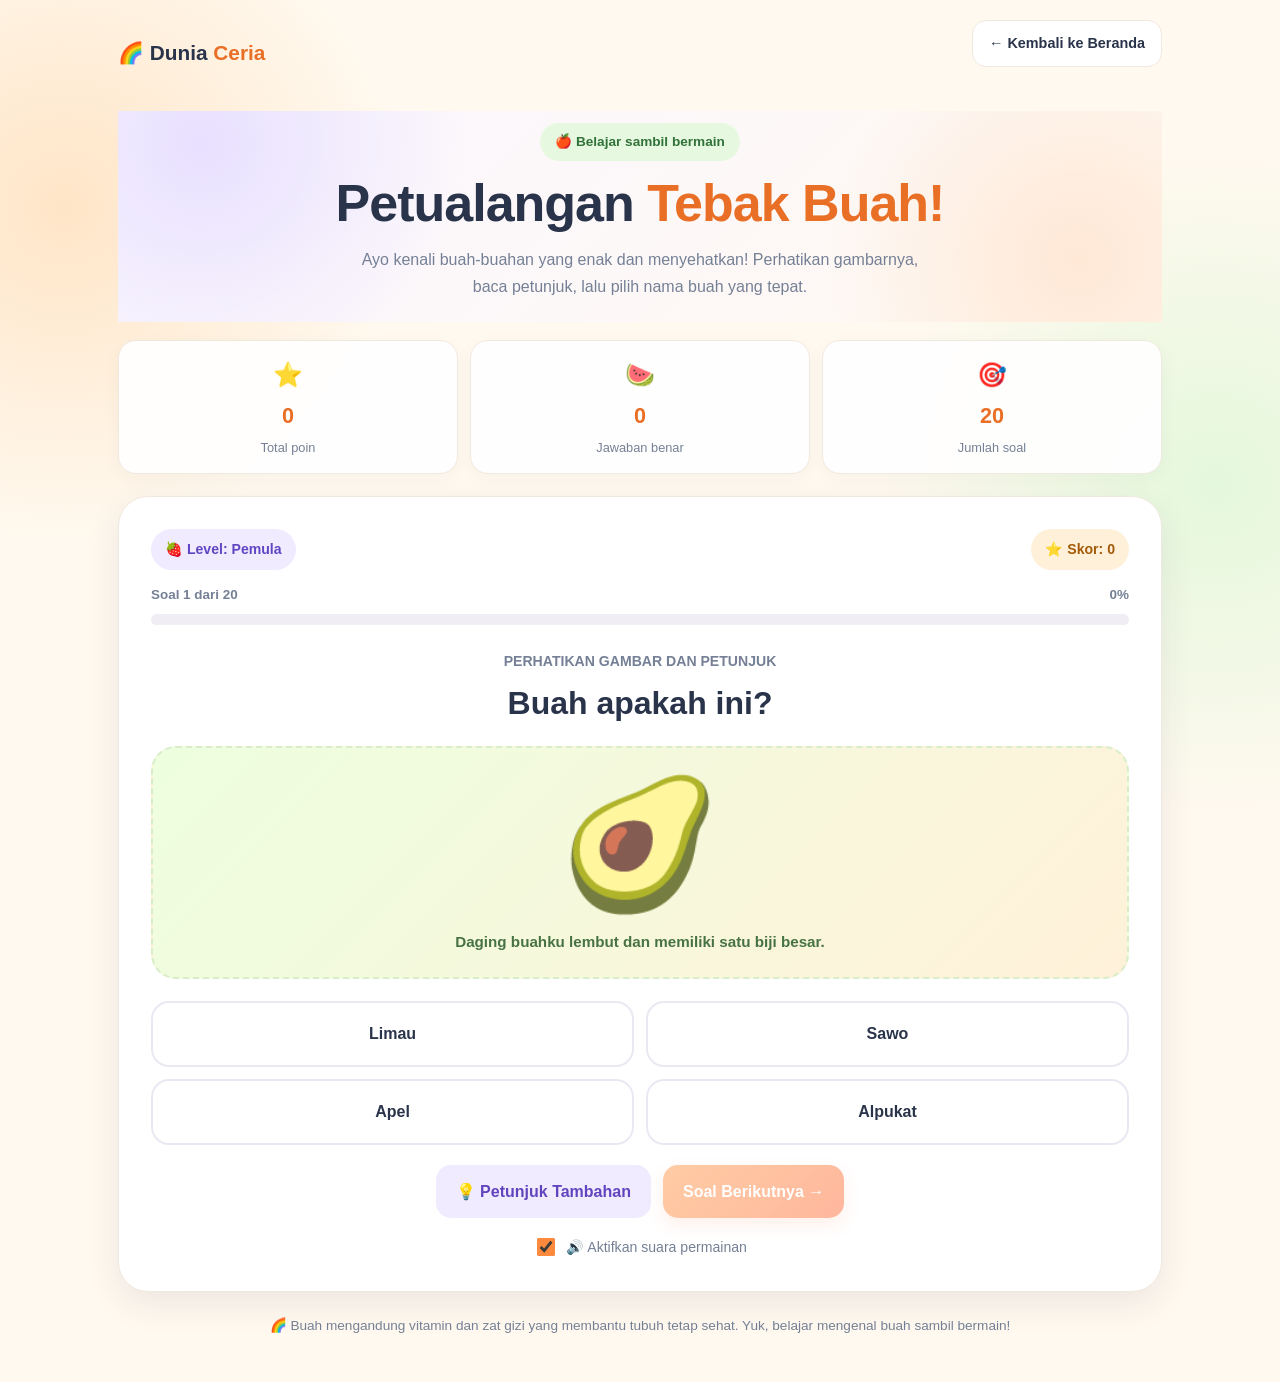
<file: buah.html>
<!DOCTYPE html>
<html lang="id">

<head>
    <meta charset="UTF-8">
    <meta name="viewport" content="width=device-width, initial-scale=1.0">
    <meta name="theme-color" content="#fff7e8">
    <meta name="description" content="Permainan tebak buah yang seru untuk anak usia 4 sampai 8 tahun.">
    <title>Tebak Buah - Dunia Ceria</title>

    <link rel="stylesheet" href="style.css">

    <style>
        :root {
            --primary: #ff8a3d;
            --primary-dark: #e96f26;
            --purple: #8064e8;
            --green: #28a879;
            --red: #e65b62;
            --text: #29334a;
            --muted: #758096;
            --surface: #ffffff;
            --background: #fff9ef;
            --border: #f0e9df;
            --shadow: 0 12px 35px rgba(54, 47, 85, 0.09);
        }

        * {
            box-sizing: border-box;
        }

        body {
            margin: 0;
            min-height: 100vh;
            font-family: "Trebuchet MS", Arial, sans-serif;
            color: var(--text);
            background:
                radial-gradient(circle at 5% 15%, #ffe5c7 0, transparent 20%),
                radial-gradient(circle at 95% 35%, #e4f8dc 0, transparent 22%),
                var(--background);
        }

        button,
        input {
            font: inherit;
        }

        button:focus-visible,
        a:focus-visible {
            outline: 3px solid #4933b5;
            outline-offset: 4px;
        }

        .fruit-page {
            width: min(1080px, 100%);
            margin: 0 auto;
            padding: 20px 18px 45px;
        }

        .topbar {
            display: flex;
            align-items: center;
            justify-content: space-between;
            flex-wrap: wrap;
            gap: 12px;
            margin-bottom: 26px;
        }

        .brand {
            color: var(--text);
            font-weight: 900;
            font-size: 1.3rem;
            text-decoration: none;
        }

        .brand span {
            color: var(--primary-dark);
        }

        .back-link {
            color: var(--text);
            background: white;
            padding: 11px 16px;
            border-radius: 14px;
            border: 1px solid var(--border);
            text-decoration: none;
            font-size: .9rem;
            font-weight: 800;
            display: inline-flex;
            align-items: center;
            justify-content: center;
        }

        .hero {
            text-align: center;
            padding: 12px 0 22px;
        }

        .hero-label {
            display: inline-block;
            background: #e6f8df;
            color: #31723a;
            padding: 8px 15px;
            border-radius: 50px;
            font-size: .85rem;
            font-weight: 900;
            margin-bottom: 13px;
        }

        .hero h1 {
            margin: 0;
            font-size: clamp(2rem, 6vw, 3.25rem);
            line-height: 1.15;
            letter-spacing: -1px;
        }

        .hero h1 span {
            color: var(--primary-dark);
        }

        .hero p {
            color: var(--muted);
            max-width: 580px;
            margin: 12px auto 0;
            line-height: 1.7;
            font-size: 1rem;
        }

        .game-stats {
            display: grid;
            grid-template-columns: repeat(3, minmax(0, 1fr));
            gap: 12px;
            margin: 18px 0 22px;
        }

        .stat-card {
            background: rgba(255, 255, 255, .92);
            border: 1px solid var(--border);
            border-radius: 18px;
            padding: 15px 10px;
            text-align: center;
            box-shadow: 0 5px 18px rgba(54, 47, 85, .04);
        }

        .stat-icon {
            display: block;
            font-size: 1.5rem;
            margin-bottom: 5px;
        }

        .stat-value {
            display: block;
            font-size: 1.3rem;
            font-weight: 900;
        }

        .stat-label {
            color: var(--muted);
            font-size: .8rem;
            margin-top: 4px;
        }

        .game-card {
            background: var(--surface);
            border: 1px solid var(--border);
            border-radius: 30px;
            box-shadow: var(--shadow);
            padding: clamp(18px, 4vw, 32px);
            overflow: hidden;
        }

        .game-top {
            display: flex;
            align-items: center;
            justify-content: space-between;
            flex-wrap: wrap;
            gap: 12px;
            margin-bottom: 14px;
        }

        .level-pill,
        .score-pill {
            border-radius: 50px;
            padding: 9px 14px;
            font-size: .88rem;
            font-weight: 900;
        }

        .level-pill {
            background: #f0ebff;
            color: #6046c4;
        }

        .score-pill {
            background: #fff1d9;
            color: #a35b09;
        }

        .progress-info {
            display: flex;
            justify-content: space-between;
            gap: 12px;
            font-size: .84rem;
            color: var(--muted);
            margin-bottom: 9px;
            font-weight: 700;
        }

        .progress-track {
            height: 11px;
            background: #f0edf5;
            border-radius: 50px;
            overflow: hidden;
            margin-bottom: 25px;
        }

        .progress-fill {
            height: 100%;
            width: 0;
            background: linear-gradient(90deg, #8cdb73, #35b96d);
            border-radius: inherit;
            transition: width .35s ease;
        }

        .question-label {
            text-align: center;
            color: var(--muted);
            font-size: .88rem;
            font-weight: 800;
            margin-bottom: 8px;
        }

        .question-title {
            text-align: center;
            font-size: clamp(1.35rem, 4vw, 2rem);
            margin: 0 0 20px;
            line-height: 1.4;
        }

        .fruit-stage {
            background: linear-gradient(135deg, #edffdf, #fff1d9);
            border: 2px dashed #d8edc8;
            border-radius: 25px;
            min-height: 230px;
            display: flex;
            align-items: center;
            justify-content: center;
            flex-direction: column;
            padding: 22px 15px;
            margin-bottom: 22px;
            text-align: center;
        }

        .fruit-emoji {
            font-size: clamp(5rem, 18vw, 8rem);
            line-height: 1.15;
            margin-bottom: 12px;
            animation: floatFruit 2.8s ease-in-out infinite;
        }

        .fruit-hint {
            color: #477344;
            font-size: .95rem;
            font-weight: 800;
            line-height: 1.7;
            max-width: 460px;
        }

        @keyframes floatFruit {

            0%,
            100% {
                transform: translateY(0) rotate(-3deg);
            }

            50% {
                transform: translateY(-7px) rotate(3deg);
            }
        }

        .answer-grid {
            display: grid;
            grid-template-columns: repeat(2, minmax(0, 1fr));
            gap: 12px;
        }

        .answer-btn {
            min-height: 66px;
            padding: 15px 12px;
            border-radius: 18px;
            border: 2px solid #ece8f3;
            background: white;
            color: var(--text);
            font-size: 1rem;
            font-weight: 900;
            cursor: pointer;
            transition: transform .18s, border-color .18s, background .18s;
        }

        .answer-btn:hover:not(:disabled) {
            transform: translateY(-3px);
            border-color: #b6a5f7;
            background: #faf8ff;
        }

        .answer-btn:disabled {
            cursor: default;
        }

        .answer-btn.correct {
            background: #e3f8ed;
            border-color: var(--green);
            color: #176b4c;
        }

        .answer-btn.wrong {
            background: #fff0ef;
            border-color: var(--red);
            color: #a72e38;
        }

        .feedback {
            display: none;
            margin-top: 18px;
            padding: 16px;
            border-radius: 17px;
            line-height: 1.7;
            font-weight: 800;
            text-align: center;
        }

        .feedback.show {
            display: block;
            animation: popIn .25s ease;
        }

        .feedback.success {
            color: #176b4c;
            background: #e3f8ed;
        }

        .feedback.error {
            color: #a72e38;
            background: #fff0ef;
        }

        .feedback.info {
            color: #6046c4;
            background: #f0ebff;
        }

        @keyframes popIn {
            from {
                opacity: 0;
                transform: scale(.97);
            }

            to {
                opacity: 1;
                transform: scale(1);
            }
        }

        .game-actions {
            display: flex;
            justify-content: center;
            flex-wrap: wrap;
            gap: 12px;
            margin-top: 20px;
        }

        .action-btn {
            border: 0;
            border-radius: 15px;
            padding: 14px 20px;
            font-weight: 900;
            cursor: pointer;
            transition: transform .18s, opacity .18s;
        }

        .action-btn:hover:not(:disabled) {
            transform: translateY(-2px);
        }

        .action-btn:disabled {
            opacity: .5;
            cursor: not-allowed;
        }

        .hint-btn {
            color: #6245be;
            background: #f0ebff;
        }

        .next-btn,
        .primary-btn {
            color: white;
            background: linear-gradient(135deg, #ff9a4c, #ff713d);
            box-shadow: 0 7px 16px rgba(255, 122, 61, .2);
        }

        .secondary-btn {
            color: var(--text);
            background: #f0edf5;
        }

        .sound-toggle {
            display: flex;
            align-items: center;
            justify-content: center;
            gap: 8px;
            margin-top: 17px;
            color: var(--muted);
            font-size: .88rem;
        }

        .sound-toggle input {
            width: 18px;
            height: 18px;
            accent-color: var(--primary);
        }

        .result-screen {
            display: none;
            text-align: center;
            padding: 15px 0 5px;
        }

        .result-screen.show {
            display: block;
            animation: popIn .3s ease;
        }

        .result-emoji {
            font-size: 5rem;
            margin-bottom: 10px;
        }

        .result-screen h2 {
            font-size: clamp(1.8rem, 5vw, 2.5rem);
            margin: 0 0 10px;
        }

        .result-screen p {
            color: var(--muted);
            line-height: 1.7;
        }

        .stars {
            font-size: 2.2rem;
            letter-spacing: 4px;
            margin: 16px 0;
        }

        .result-score {
            font-size: 2rem;
            color: var(--primary-dark);
            font-weight: 900;
        }

        .result-details {
            display: grid;
            grid-template-columns: repeat(2, minmax(0, 1fr));
            gap: 12px;
            margin: 22px 0;
        }

        .result-detail {
            padding: 18px 10px;
            background: #faf8ff;
            border: 1px solid var(--border);
            border-radius: 18px;
        }

        .result-detail strong {
            display: block;
            font-size: 1.5rem;
            margin-bottom: 5px;
        }

        .result-detail span {
            color: var(--muted);
            font-size: .85rem;
        }

        .footer-note {
            text-align: center;
            color: var(--muted);
            font-size: .85rem;
            margin: 22px 0 0;
            line-height: 1.7;
        }

        @media (max-width: 520px) {
            .fruit-page {
                padding: 14px 12px 30px;
            }

            .game-stats {
                gap: 8px;
            }

            .stat-card {
                padding: 12px 6px;
            }

            .stat-value {
                font-size: 1.1rem;
            }

            .stat-label {
                font-size: .72rem;
            }

            .fruit-stage {
                min-height: 200px;
            }

            .answer-grid {
                gap: 9px;
            }

            .answer-btn {
                min-height: 60px;
                font-size: .92rem;
                padding: 12px 8px;
            }

            .game-card {
                border-radius: 23px;
            }

            .game-actions {
                flex-direction: column;
            }

            .action-btn {
                width: 100%;
            }
        }

        @media (prefers-reduced-motion: reduce) {

            *,
            *::before,
            *::after {
                animation-duration: .01ms !important;
                transition-duration: .01ms !important;
                scroll-behavior: auto !important;
            }
        }
    </style>
</head>

<body>
    <main class="fruit-page">
        <header class="topbar">
            <a class="brand" href="index.html" aria-label="Dunia Ceria, halaman utama">
                🌈 Dunia <span>Ceria</span>
            </a>
            <a class="back-link" href="index.html">← Kembali ke Beranda</a>
        </header>

        <section class="hero">
            <div class="hero-label">🍎 Belajar sambil bermain</div>
            <h1>Petualangan <span>Tebak Buah!</span></h1>
            <p>
                Ayo kenali buah-buahan yang enak dan menyehatkan!
                Perhatikan gambarnya, baca petunjuk, lalu pilih nama buah yang tepat.
            </p>
        </section>

        <section class="game-stats" aria-label="Informasi permainan">
            <div class="stat-card">
                <span class="stat-icon">⭐</span>
                <span class="stat-value" id="totalPoints">0</span>
                <div class="stat-label">Total poin</div>
            </div>
            <div class="stat-card">
                <span class="stat-icon">🍉</span>
                <span class="stat-value" id="correctCount">0</span>
                <div class="stat-label">Jawaban benar</div>
            </div>
            <div class="stat-card">
                <span class="stat-icon">🎯</span>
                <span class="stat-value" id="questionTotal">20</span>
                <div class="stat-label">Jumlah soal</div>
            </div>
        </section>

        <section class="game-card" aria-label="Permainan tebak buah">
            <div id="gameScreen">
                <div class="game-top">
                    <span class="level-pill">🍓 Level: Pemula</span>
                    <span class="score-pill">⭐ Skor: <span id="score">0</span></span>
                </div>

                <div class="progress-info">
                    <span id="questionCounter">Soal 1 dari 20</span>
                    <span id="progressPercent">0%</span>
                </div>

                <div class="progress-track" id="progressBar" role="progressbar" aria-label="Kemajuan permainan"
                    aria-valuemin="0" aria-valuemax="20" aria-valuenow="0">
                    <div class="progress-fill" id="progressFill"></div>
                </div>

                <div class="question-label">PERHATIKAN GAMBAR DAN PETUNJUK</div>
                <h2 class="question-title" id="questionTitle">
                    Buah apakah ini?
                </h2>

                <div class="fruit-stage">
                    <div class="fruit-emoji" id="fruitEmoji" role="img" aria-label="Gambar buah">🍎</div>
                    <div class="fruit-hint" id="fruitHint">
                        Aku biasanya berwarna merah atau hijau dan rasanya segar.
                    </div>
                </div>

                <div class="answer-grid" id="answerGrid" aria-label="Pilihan jawaban"></div>

                <div class="feedback" id="feedback" role="status" aria-live="polite"></div>

                <div class="game-actions">
                    <button class="action-btn hint-btn" id="hintButton" type="button">
                        💡 Petunjuk Tambahan
                    </button>
                    <button class="action-btn next-btn" id="nextButton" type="button" disabled>
                        Soal Berikutnya →
                    </button>
                </div>

                <label class="sound-toggle">
                    <input type="checkbox" id="soundToggle" checked>
                    🔊 Aktifkan suara permainan
                </label>
            </div>

            <div class="result-screen" id="resultScreen" aria-live="polite">
                <div class="result-emoji" id="resultEmoji">🏆</div>
                <h2 id="resultTitle">Hebat sekali!</h2>
                <p id="resultMessage">
                    Kamu sudah menyelesaikan petualangan buah.
                </p>

                <div class="stars" id="resultStars" aria-label="Bintang hasil permainan">
                    ⭐⭐⭐
                </div>

                <div class="result-score">
                    <span id="finalScore">0</span> poin
                </div>

                <div class="result-details">
                    <div class="result-detail">
                        <strong id="finalCorrect">0/20</strong>
                        <span>Jawaban benar</span>
                    </div>
                    <div class="result-detail">
                        <strong id="finalAccuracy">0%</strong>
                        <span>Ketepatan jawaban</span>
                    </div>
                </div>

                <div class="game-actions">
                    <button class="action-btn primary-btn" id="replayButton" type="button">
                        🔄 Main Lagi
                    </button>
                    <a class="action-btn secondary-btn back-link" href="index.html">
                        🏠 Kembali ke Beranda
                    </a>
                </div>
            </div>
        </section>

        <p class="footer-note">
            🌈 Buah mengandung vitamin dan zat gizi yang membantu tubuh tetap sehat.
            Yuk, belajar mengenal buah sambil bermain!
        </p>
    </main>

    <script>
        (() => {
            "use strict";

            const fruitQuestions = [
                {
                    emoji: "🍎",
                    name: "Apel",
                    hint: "Aku sering berwarna merah atau hijau dan rasanya manis atau sedikit asam.",
                    extra: "Kulitku bisa dimakan setelah dicuci bersih. Aku memiliki biji di bagian tengah.",
                    color: "Merah atau hijau",
                    category: "Buah berbiji"
                },
                {
                    emoji: "🍌",
                    name: "Pisang",
                    hint: "Kulitku biasanya kuning saat matang dan bentukku panjang.",
                    extra: "Daging buahku lembut dan mudah dimakan setelah kulitnya dikupas.",
                    color: "Kuning",
                    category: "Buah tropis"
                },
                {
                    emoji: "🍊",
                    name: "Jeruk",
                    hint: "Aku berwarna oranye pada banyak jenisnya dan rasaku segar.",
                    extra: "Aku dikenal sebagai sumber vitamin C. Kulitku biasanya dikupas sebelum dimakan.",
                    color: "Oranye",
                    category: "Buah sitrus"
                },
                {
                    emoji: "🍉",
                    name: "Semangka",
                    hint: "Kulitku hijau, dagingku biasanya merah, dan banyak mengandung air.",
                    extra: "Aku berukuran besar dan cocok dinikmati saat cuaca panas.",
                    color: "Hijau dan merah",
                    category: "Buah berair"
                },
                {
                    emoji: "🍇",
                    name: "Anggur",
                    hint: "Aku tumbuh bergerombol dan berukuran kecil.",
                    extra: "Warna buahku bisa hijau, merah, atau ungu. Cuci aku sebelum dimakan.",
                    color: "Hijau, merah, atau ungu",
                    category: "Buah kecil"
                },
                {
                    emoji: "🍓",
                    name: "Stroberi",
                    hint: "Aku berwarna merah dengan biji kecil di permukaan kulit.",
                    extra: "Bentukku menyerupai hati kecil dan rasaku manis atau sedikit asam.",
                    color: "Merah",
                    category: "Buah kecil"
                },
                {
                    emoji: "🍍",
                    name: "Nanas",
                    hint: "Kulitku kasar, memiliki mahkota daun, dan dagingku berwarna kuning.",
                    extra: "Rasaku manis dan asam. Kulit serta bagian keras tengahku biasanya tidak dimakan.",
                    color: "Kuning",
                    category: "Buah tropis"
                },
                {
                    emoji: "🥭",
                    name: "Mangga",
                    hint: "Aku buah tropis dengan daging berwarna kuning atau oranye saat matang.",
                    extra: "Bentuk dan warna kulitku beragam, tergantung jenisnya.",
                    color: "Hijau, kuning, atau kemerahan",
                    category: "Buah tropis"
                },
                {
                    emoji: "🥥",
                    name: "Kelapa",
                    hint: "Aku memiliki tempurung keras dan air di dalamnya.",
                    extra: "Dagingku berwarna putih dan sering digunakan untuk membuat santan.",
                    color: "Cokelat dan putih",
                    category: "Buah tropis"
                },
                {
                    emoji: "🍐",
                    name: "Pir",
                    hint: "Bentukku sering lebih lebar di bawah dan mengecil di bagian atas.",
                    extra: "Daging buahku renyah dan mengandung banyak air.",
                    color: "Hijau atau kuning",
                    category: "Buah berbiji"
                },
                {
                    emoji: "🍑",
                    name: "Persik",
                    hint: "Kulitku lembut seperti berbulu halus dan dagingku berwarna kekuningan.",
                    extra: "Aku memiliki satu biji besar di bagian tengah.",
                    color: "Merah muda dan kuning",
                    category: "Buah berbiji"
                },
                {
                    emoji: "🍒",
                    name: "Ceri",
                    hint: "Aku kecil, bulat, sering berwarna merah, dan memiliki tangkai.",
                    extra: "Aku memiliki biji keras di tengah buah.",
                    color: "Merah",
                    category: "Buah kecil"
                },
                {
                    emoji: "🥝",
                    name: "Kiwi",
                    hint: "Kulitku cokelat berbulu halus, sedangkan dagingku sering berwarna hijau.",
                    extra: "Daging buahku memiliki biji-biji kecil berwarna gelap.",
                    color: "Cokelat dan hijau",
                    category: "Buah"
                },
                {
                    emoji: "🍋",
                    name: "Lemon",
                    hint: "Aku berwarna kuning dan memiliki rasa sangat asam.",
                    extra: "Air perasanku sering digunakan untuk minuman dan masakan.",
                    color: "Kuning",
                    category: "Buah sitrus"
                },
                {
                    emoji: "🍈",
                    name: "Melon",
                    hint: "Kulitku bisa hijau atau kekuningan dan dagingku segar.",
                    extra: "Aku sering dipotong menjadi bagian-bagian kecil untuk dimakan.",
                    color: "Hijau atau kuning",
                    category: "Buah berair"
                },
                {
                    emoji: "🫐",
                    name: "Blueberry",
                    hint: "Aku berukuran kecil dan biasanya berwarna biru tua keunguan.",
                    extra: "Aku tumbuh dalam kelompok pada tanaman semak.",
                    color: "Biru keunguan",
                    category: "Buah kecil"
                },
                {
                    emoji: "🍅",
                    name: "Tomat",
                    hint: "Aku sering berwarna merah dan banyak digunakan dalam masakan.",
                    extra: "Secara botani aku termasuk buah, walaupun sering dianggap sayuran dalam masakan.",
                    color: "Merah",
                    category: "Buah"
                },
                {
                    emoji: "🥑",
                    name: "Alpukat",
                    hint: "Daging buahku lembut dan memiliki satu biji besar.",
                    extra: "Dagingku sering dibuat jus atau dimakan bersama makanan lain.",
                    color: "Hijau",
                    category: "Buah tropis"
                },
                {
                    emoji: "🍈",
                    name: "Sawo",
                    hint: "Aku buah tropis yang dagingnya cokelat dan rasanya manis ketika matang.",
                    extra: "Kulitku berwarna cokelat dan tekstur dagingku lembut.",
                    color: "Cokelat",
                    category: "Buah tropis"
                },
                {
                    emoji: "🍊",
                    name: "Limau",
                    hint: "Aku buah sitrus yang sering digunakan untuk menambah rasa segar pada makanan.",
                    extra: "Beberapa jenis limau berwarna hijau atau kekuningan dan memiliki rasa asam.",
                    color: "Hijau atau kuning",
                    category: "Buah sitrus"
                },
                {
                    emoji: "🍏",
                    name: "Apel hijau",
                    hint: "Aku mirip apel, tetapi kulitku berwarna hijau dan rasaku sering lebih asam.",
                    extra: "Aku bisa dimakan langsung setelah dicuci bersih.",
                    color: "Hijau",
                    category: "Buah berbiji"
                },
                {
                    emoji: "🫒",
                    name: "Zaitun",
                    hint: "Aku buah kecil yang sering diolah menjadi minyak.",
                    extra: "Aku dapat berwarna hijau atau hitam saat matang atau setelah diolah.",
                    color: "Hijau atau hitam",
                    category: "Buah"
                },
                {
                    emoji: "🍈",
                    name: "Markisa",
                    hint: "Aku memiliki bagian dalam berisi biji dan cairan beraroma khas.",
                    extra: "Rasaku sering manis-asam dan aku banyak digunakan untuk minuman.",
                    color: "Ungu atau kuning",
                    category: "Buah tropis"
                },
                {
                    emoji: "🍌",
                    name: "Pisang",
                    hint: "Aku buah yang kulitnya mudah dikupas dan dagingku lembut.",
                    extra: "Aku dapat dimakan langsung atau diolah menjadi berbagai makanan.",
                    color: "Kuning saat matang",
                    category: "Buah tropis"
                },
                {
                    emoji: "🍍",
                    name: "Nanas",
                    hint: "Aku memiliki daun runcing di atas dan kulit dengan pola seperti sisik.",
                    extra: "Daging buahku berwarna kuning dan rasanya menyegarkan.",
                    color: "Kuning",
                    category: "Buah tropis"
                },
                {
                    emoji: "🥭",
                    name: "Mangga",
                    hint: "Aku memiliki biji pipih yang besar dan daging buah yang harum.",
                    extra: "Aku sering dinikmati saat matang atau dijadikan jus.",
                    color: "Beragam",
                    category: "Buah tropis"
                },
                {
                    emoji: "🍇",
                    name: "Anggur",
                    hint: "Aku kecil, tumbuh dalam tandan, dan punya kulit tipis.",
                    extra: "Aku tersedia dalam beberapa warna dan sebaiknya dicuci sebelum dimakan.",
                    color: "Beragam",
                    category: "Buah kecil"
                },
                {
                    emoji: "🍐",
                    name: "Pir",
                    hint: "Dagingku renyah dan bentukku menyerupai lonceng.",
                    extra: "Aku memiliki biji kecil di bagian tengah.",
                    color: "Hijau atau kuning",
                    category: "Buah berbiji"
                },
                {
                    emoji: "🍓",
                    name: "Stroberi",
                    hint: "Aku buah merah dengan daun hijau kecil di bagian atas.",
                    extra: "Aku sering digunakan untuk selai, kue, dan minuman.",
                    color: "Merah",
                    category: "Buah kecil"
                },
                {
                    emoji: "🥥",
                    name: "Kelapa",
                    hint: "Aku tumbuh pada pohon tinggi di daerah tropis.",
                    extra: "Air dan dagingku sering dimanfaatkan sebagai bahan makanan dan minuman.",
                    color: "Cokelat dan putih",
                    category: "Buah tropis"
                }
            ];

            const $ = id => document.getElementById(id);

            const el = {
                gameScreen: $("gameScreen"),
                resultScreen: $("resultScreen"),
                totalPoints: $("totalPoints"),
                correctCount: $("correctCount"),
                questionTotal: $("questionTotal"),
                score: $("score"),
                questionCounter: $("questionCounter"),
                progressPercent: $("progressPercent"),
                progressBar: $("progressBar"),
                progressFill: $("progressFill"),
                fruitEmoji: $("fruitEmoji"),
                fruitHint: $("fruitHint"),
                answerGrid: $("answerGrid"),
                feedback: $("feedback"),
                hintButton: $("hintButton"),
                nextButton: $("nextButton"),
                soundToggle: $("soundToggle"),
                resultEmoji: $("resultEmoji"),
                resultTitle: $("resultTitle"),
                resultMessage: $("resultMessage"),
                resultStars: $("resultStars"),
                finalScore: $("finalScore"),
                finalCorrect: $("finalCorrect"),
                finalAccuracy: $("finalAccuracy"),
                replayButton: $("replayButton")
            };

            const state = {
                questions: [],
                currentIndex: 0,
                score: 0,
                correct: 0,
                answered: false,
                hintUsed: false,
                totalPoints: 0,
                totalCorrect: 0,
                audioContext: null
            };

            const QUESTIONS_PER_GAME = 20;
            const POINTS_PER_CORRECT = 10;

            function shuffle(items) {
                const copy = [...items];

                for (let i = copy.length - 1; i > 0; i--) {
                    const j = Math.floor(Math.random() * (i + 1));
                    [copy[i], copy[j]] = [copy[j], copy[i]];
                }

                return copy;
            }

            function prepareQuestionBank() {
                // Hilangkan duplikat nama buah agar pilihan jawaban tidak membingungkan.
                const unique = new Map();

                fruitQuestions.forEach(fruit => {
                    if (!unique.has(fruit.name)) {
                        unique.set(fruit.name, fruit);
                    }
                });

                return [...unique.values()];
            }

            function prepareQuestions() {
                const bank = prepareQuestionBank();
                const chosen = shuffle(bank).slice(0, QUESTIONS_PER_GAME);

                state.questions = chosen.map(fruit => {
                    const wrongAnswers = shuffle(
                        bank.filter(item => item.name !== fruit.name)
                    ).slice(0, 3).map(item => item.name);

                    return {
                        ...fruit,
                        options: shuffle([fruit.name, ...wrongAnswers])
                    };
                });
            }

            function playTone(frequency, duration = 0.14, type = "sine") {
                if (!el.soundToggle.checked) return;

                try {
                    const AudioContextClass =
                        window.AudioContext || window.webkitAudioContext;

                    if (!AudioContextClass) return;

                    if (!state.audioContext) {
                        state.audioContext = new AudioContextClass();
                    }

                    if (state.audioContext.state === "suspended") {
                        state.audioContext.resume();
                    }

                    const oscillator = state.audioContext.createOscillator();
                    const gain = state.audioContext.createGain();

                    oscillator.type = type;
                    oscillator.frequency.value = frequency;

                    gain.gain.setValueAtTime(
                        0.12,
                        state.audioContext.currentTime
                    );

                    gain.gain.exponentialRampToValueAtTime(
                        0.001,
                        state.audioContext.currentTime + duration
                    );

                    oscillator.connect(gain);
                    gain.connect(state.audioContext.destination);

                    oscillator.start();
                    oscillator.stop(state.audioContext.currentTime + duration);
                } catch (error) {
                    // Permainan tetap berfungsi jika suara tidak didukung.
                }
            }

            function playCorrectSound() {
                playTone(660, 0.13);
                window.setTimeout(() => playTone(880, 0.18), 110);
            }

            function playWrongSound() {
                playTone(240, 0.22, "triangle");
            }

            function updateStats() {
                el.score.textContent = state.score;
                el.totalPoints.textContent = state.totalPoints;
                el.correctCount.textContent = state.totalCorrect;
                el.questionTotal.textContent = QUESTIONS_PER_GAME;
            }

            function startGame() {
                state.currentIndex = 0;
                state.score = 0;
                state.correct = 0;
                state.answered = false;
                state.hintUsed = false;

                prepareQuestions();

                el.gameScreen.style.display = "block";
                el.resultScreen.classList.remove("show");

                updateStats();
                renderQuestion();
            }

            function renderQuestion() {
                const question = state.questions[state.currentIndex];

                if (!question) {
                    finishGame();
                    return;
                }

                state.answered = false;
                state.hintUsed = false;

                const current = state.currentIndex + 1;
                const progress = Math.round(
                    (state.currentIndex / QUESTIONS_PER_GAME) * 100
                );

                el.questionCounter.textContent =
                    `Soal ${current} dari ${QUESTIONS_PER_GAME}`;

                el.progressPercent.textContent = `${progress}%`;
                el.progressFill.style.width = `${progress}%`;
                el.progressBar.setAttribute("aria-valuenow", current);

                el.fruitEmoji.textContent = question.emoji;
                el.fruitEmoji.setAttribute(
                    "aria-label",
                    `Emoji buah ${question.name}`
                );
                el.fruitHint.textContent = question.hint;

                el.feedback.className = "feedback";
                el.feedback.textContent = "";

                el.hintButton.disabled = false;
                el.hintButton.textContent = "💡 Petunjuk Tambahan";
                el.nextButton.disabled = true;
                el.nextButton.textContent =
                    current === QUESTIONS_PER_GAME
                        ? "Lihat Hasil 🏆"
                        : "Soal Berikutnya →";

                el.answerGrid.replaceChildren();

                question.options.forEach(option => {
                    const button = document.createElement("button");

                    button.type = "button";
                    button.className = "answer-btn";
                    button.textContent = option;
                    button.addEventListener("click", () => checkAnswer(option, button));

                    el.answerGrid.appendChild(button);
                });
            }

            function showFeedback(message, type) {
                el.feedback.textContent = message;
                el.feedback.className = `feedback show ${type}`;
            }

            function checkAnswer(selectedName, selectedButton) {
                if (state.answered) return;

                state.answered = true;

                const question = state.questions[state.currentIndex];
                const isCorrect = selectedName === question.name;
                const buttons = el.answerGrid.querySelectorAll("button");

                buttons.forEach(button => {
                    button.disabled = true;

                    if (button.textContent === question.name) {
                        button.classList.add("correct");
                    }
                });

                if (isCorrect) {
                    const earned = state.hintUsed
                        ? POINTS_PER_CORRECT / 2
                        : POINTS_PER_CORRECT;

                    state.score += earned;
                    state.totalPoints += earned;
                    state.correct += 1;
                    state.totalCorrect += 1;

                    selectedButton.classList.add("correct");

                    showFeedback(
                        state.hintUsed
                            ? `🌟 Benar! Ini buah ${question.name}. Kamu mendapat ${earned} poin karena menggunakan petunjuk.`
                            : `🎉 Hebat! Jawabanmu benar. Ini buah ${question.name}. Kamu mendapat ${earned} poin!`,
                        "success"
                    );

                    playCorrectSound();
                } else {
                    selectedButton.classList.add("wrong");

                    showFeedback(
                        `😊 Belum tepat, tidak apa-apa! Jawaban yang benar adalah ${question.name}. Ayo ingat nama buah ini!`,
                        "error"
                    );

                    playWrongSound();
                }

                updateStats();

                el.nextButton.disabled = false;
                el.hintButton.disabled = true;
            }

            function useHint() {
                if (state.answered || state.hintUsed) return;

                const question = state.questions[state.currentIndex];

                state.hintUsed = true;

                el.fruitHint.textContent =
                    `${question.extra} Warna yang umum: ${question.color}.`;

                el.hintButton.disabled = true;
                el.hintButton.textContent = "💡 Petunjuk digunakan";

                showFeedback(
                    "💡 Baca petunjuk tambahan, lalu pilih nama buah yang tepat!",
                    "info"
                );
            }

            function nextQuestion() {
                if (!state.answered) return;

                if (state.currentIndex + 1 < QUESTIONS_PER_GAME) {
                    state.currentIndex += 1;
                    renderQuestion();
                } else {
                    finishGame();
                }
            }

            function finishGame() {
                el.gameScreen.style.display = "none";
                el.resultScreen.classList.add("show");

                const accuracy = Math.round(
                    (state.correct / QUESTIONS_PER_GAME) * 100
                );

                let stars, emoji, title, message;

                if (accuracy >= 90) {
                    stars = "⭐⭐⭐";
                    emoji = "🏆";
                    title = "Luar Biasa!";
                    message = "Kamu hebat sekali mengenal buah-buahan. Terus pertahankan semangat belajarmu!";
                } else if (accuracy >= 65) {
                    stars = "⭐⭐";
                    emoji = "🎉";
                    title = "Hebat!";
                    message = "Kamu sudah mengenal banyak buah. Ayo bermain lagi supaya semakin pintar!";
                } else {
                    stars = "⭐";
                    emoji = "🌱";
                    title = "Terus Berlatih!";
                    message = "Kamu sudah berusaha dengan baik. Tidak apa-apa jika belum semuanya benar. Coba lagi, ya!";
                }

                el.resultEmoji.textContent = emoji;
                el.resultTitle.textContent = title;
                el.resultMessage.textContent = message;
                el.resultStars.textContent = stars;
                el.finalScore.textContent = state.score;
                el.finalCorrect.textContent =
                    `${state.correct}/${QUESTIONS_PER_GAME}`;
                el.finalAccuracy.textContent = `${accuracy}%`;

                el.progressFill.style.width = "100%";
                el.progressPercent.textContent = "100%";
                el.progressBar.setAttribute(
                    "aria-valuenow",
                    QUESTIONS_PER_GAME
                );

                updateStats();

                window.scrollTo({ top: 0, behavior: "smooth" });
            }

            el.hintButton.addEventListener("click", useHint);
            el.nextButton.addEventListener("click", nextQuestion);
            el.replayButton.addEventListener("click", startGame);

            startGame();
        })();
    </script>
</body>

</html>
</file>
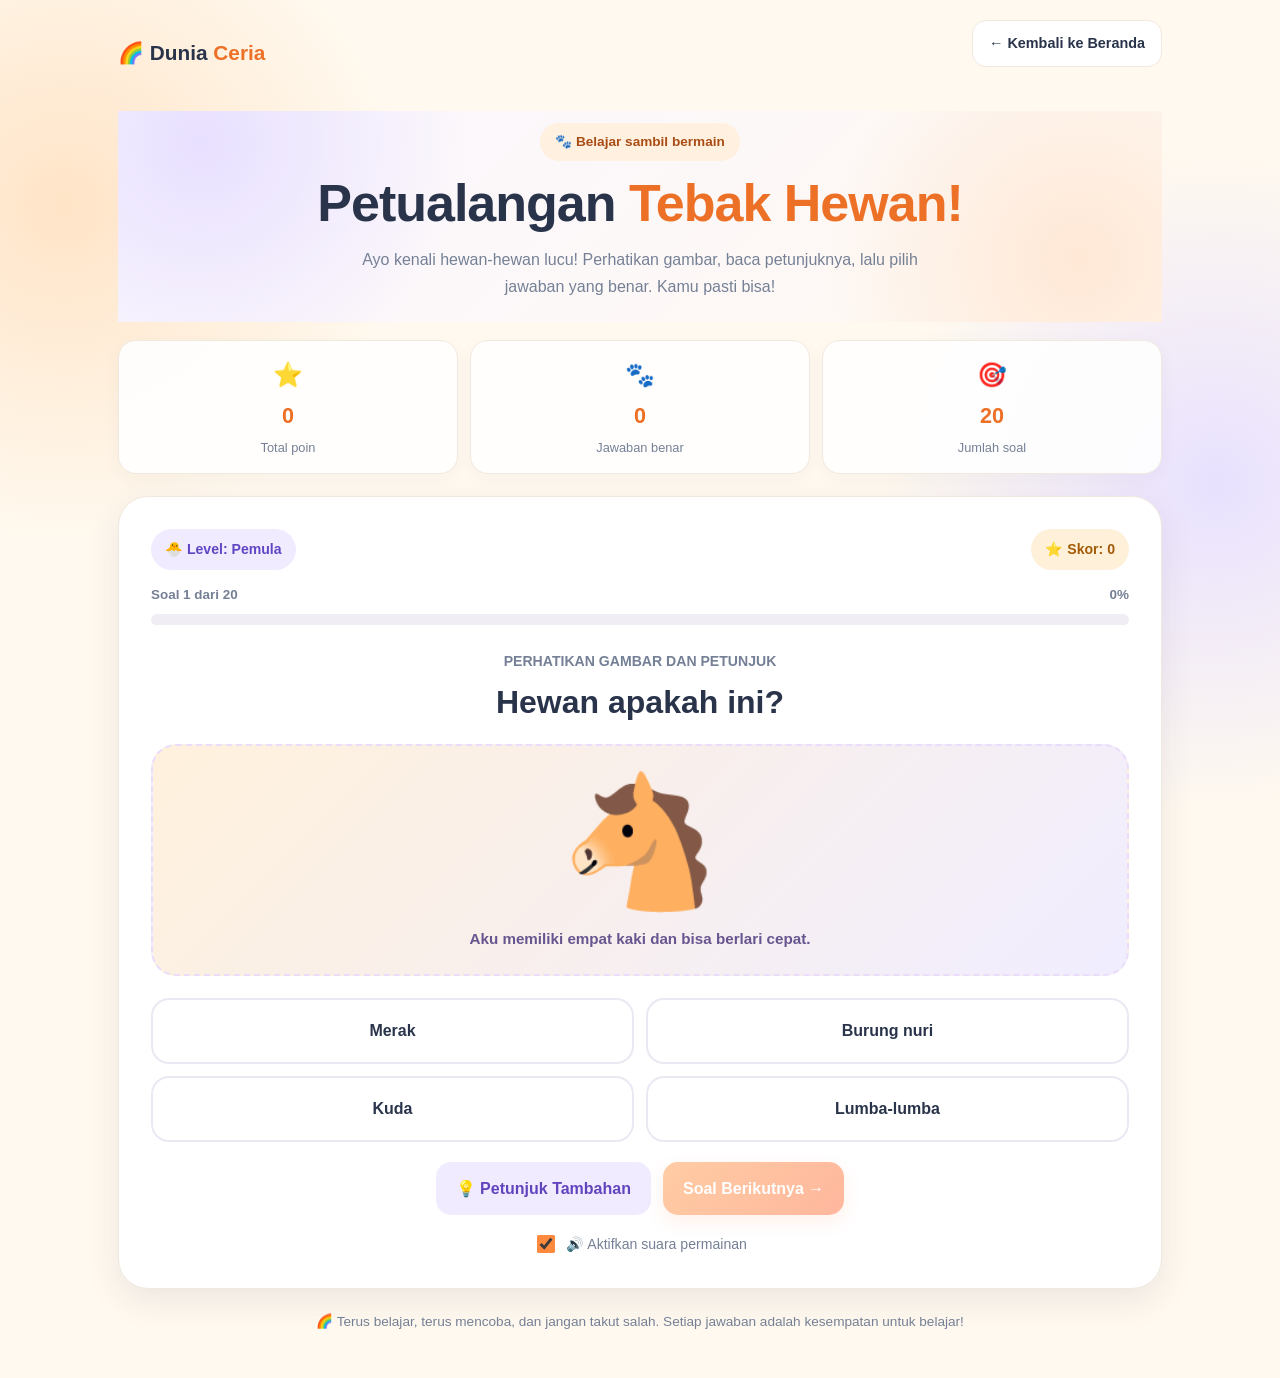
<file: hewan.html>
<!DOCTYPE html>
<html lang="id">

<head>
    <meta charset="UTF-8">
    <meta name="viewport" content="width=device-width, initial-scale=1.0">
    <meta name="theme-color" content="#fff7e8">
    <meta name="description" content="Permainan tebak hewan yang seru dan edukatif untuk anak usia 4–8 tahun.">
    <title>Tebak Hewan - Dunia Ceria</title>

    <link rel="stylesheet" href="style.css">

    <style>
        :root {
            --primary: #ff8a3d;
            --primary-dark: #ed7027;
            --purple: #8064e8;
            --green: #28a879;
            --red: #e65b62;
            --text: #29334a;
            --muted: #758096;
            --surface: #ffffff;
            --background: #fff9ef;
            --border: #f0e9df;
            --radius: 24px;
            --shadow: 0 12px 35px rgba(54, 47, 85, 0.09);
        }

        * {
            box-sizing: border-box;
        }

        body {
            margin: 0;
            font-family: "Trebuchet MS", Arial, sans-serif;
            color: var(--text);
            background:
                radial-gradient(circle at 5% 15%, #ffe4c7 0, transparent 20%),
                radial-gradient(circle at 95% 35%, #e8e1ff 0, transparent 22%),
                var(--background);
            min-height: 100vh;
        }

        button {
            font: inherit;
        }

        button:focus-visible,
        a:focus-visible {
            outline: 3px solid #4933b5;
            outline-offset: 4px;
        }

        .animal-page {
            width: min(1080px, 100%);
            margin: 0 auto;
            padding: 20px 18px 45px;
        }

        .topbar {
            display: flex;
            align-items: center;
            justify-content: space-between;
            gap: 12px;
            flex-wrap: wrap;
            margin-bottom: 26px;
        }

        .brand {
            color: var(--text);
            font-weight: 900;
            font-size: 1.3rem;
            text-decoration: none;
        }

        .brand span {
            color: var(--primary-dark);
        }

        .back-link {
            color: var(--text);
            background: white;
            padding: 11px 16px;
            border-radius: 14px;
            border: 1px solid var(--border);
            text-decoration: none;
            font-size: 0.9rem;
            font-weight: 800;
        }

        .hero {
            text-align: center;
            padding: 12px 0 22px;
        }

        .hero-label {
            display: inline-block;
            background: #fff0df;
            color: #a94d15;
            padding: 8px 15px;
            border-radius: 50px;
            font-size: 0.85rem;
            font-weight: 900;
            margin-bottom: 13px;
        }

        .hero h1 {
            margin: 0;
            font-size: clamp(2rem, 6vw, 3.25rem);
            line-height: 1.15;
            letter-spacing: -1px;
        }

        .hero h1 span {
            color: var(--primary-dark);
        }

        .hero p {
            color: var(--muted);
            max-width: 580px;
            margin: 12px auto 0;
            line-height: 1.7;
            font-size: 1rem;
        }

        .game-stats {
            display: grid;
            grid-template-columns: repeat(3, minmax(0, 1fr));
            gap: 12px;
            margin: 18px 0 22px;
        }

        .stat-card {
            background: rgba(255, 255, 255, 0.9);
            border: 1px solid var(--border);
            border-radius: 18px;
            padding: 15px 10px;
            text-align: center;
            box-shadow: 0 5px 18px rgba(54, 47, 85, 0.04);
        }

        .stat-icon {
            display: block;
            font-size: 1.5rem;
            margin-bottom: 5px;
        }

        .stat-value {
            display: block;
            font-size: 1.3rem;
            font-weight: 900;
        }

        .stat-label {
            color: var(--muted);
            font-size: 0.8rem;
            margin-top: 4px;
        }

        .game-card {
            background: var(--surface);
            border: 1px solid var(--border);
            border-radius: 30px;
            box-shadow: var(--shadow);
            padding: clamp(18px, 4vw, 32px);
            overflow: hidden;
        }

        .game-top {
            display: flex;
            align-items: center;
            justify-content: space-between;
            flex-wrap: wrap;
            gap: 12px;
            margin-bottom: 14px;
        }

        .level-pill,
        .score-pill {
            border-radius: 50px;
            padding: 9px 14px;
            font-size: 0.88rem;
            font-weight: 900;
        }

        .level-pill {
            background: #f0ebff;
            color: #6046c4;
        }

        .score-pill {
            background: #fff1d9;
            color: #a35b09;
        }

        .progress-info {
            display: flex;
            justify-content: space-between;
            gap: 12px;
            font-size: 0.84rem;
            color: var(--muted);
            margin-bottom: 9px;
            font-weight: 700;
        }

        .progress-track {
            height: 11px;
            background: #f0edf5;
            border-radius: 50px;
            overflow: hidden;
            margin-bottom: 25px;
        }

        .progress-fill {
            height: 100%;
            width: 0;
            background: linear-gradient(90deg, #ffb34e, #ff8043);
            border-radius: inherit;
            transition: width 0.35s ease;
        }

        .question-label {
            text-align: center;
            color: var(--muted);
            font-size: 0.88rem;
            font-weight: 800;
            margin-bottom: 8px;
        }

        .question-title {
            text-align: center;
            font-size: clamp(1.35rem, 4vw, 2rem);
            margin: 0 0 20px;
            line-height: 1.35;
        }

        .animal-stage {
            background: linear-gradient(135deg, #fff1dc, #f0edff);
            border: 2px dashed #eadcfb;
            border-radius: 25px;
            min-height: 230px;
            display: flex;
            align-items: center;
            justify-content: center;
            flex-direction: column;
            padding: 22px 15px;
            margin-bottom: 22px;
            text-align: center;
        }

        .animal-emoji {
            font-size: clamp(5rem, 18vw, 8rem);
            line-height: 1.15;
            margin-bottom: 12px;
            animation: floatAnimal 2.8s ease-in-out infinite;
        }

        .animal-hint {
            color: #66558e;
            font-size: 0.95rem;
            font-weight: 800;
            line-height: 1.6;
            max-width: 440px;
        }

        @keyframes floatAnimal {

            0%,
            100% {
                transform: translateY(0) rotate(-2deg);
            }

            50% {
                transform: translateY(-7px) rotate(2deg);
            }
        }

        .answer-grid {
            display: grid;
            grid-template-columns: repeat(2, minmax(0, 1fr));
            gap: 12px;
        }

        .answer-btn {
            min-height: 66px;
            padding: 15px 12px;
            border-radius: 18px;
            border: 2px solid #ece8f3;
            background: white;
            color: var(--text);
            font-size: 1rem;
            font-weight: 900;
            cursor: pointer;
            transition: transform 0.18s, border-color 0.18s, background 0.18s;
        }

        .answer-btn:hover:not(:disabled) {
            transform: translateY(-3px);
            border-color: #b6a5f7;
            background: #faf8ff;
        }

        .answer-btn:disabled {
            cursor: default;
        }

        .answer-btn.correct {
            background: #e3f8ed;
            border-color: var(--green);
            color: #176b4c;
        }

        .answer-btn.wrong {
            background: #fff0ef;
            border-color: var(--red);
            color: #a72e38;
        }

        .feedback {
            display: none;
            margin-top: 18px;
            padding: 16px;
            border-radius: 17px;
            line-height: 1.6;
            font-weight: 800;
            text-align: center;
        }

        .feedback.show {
            display: block;
            animation: popIn 0.25s ease;
        }

        .feedback.success {
            color: #176b4c;
            background: #e3f8ed;
        }

        .feedback.error {
            color: #a72e38;
            background: #fff0ef;
        }

        .feedback.info {
            color: #6046c4;
            background: #f0ebff;
        }

        @keyframes popIn {
            from {
                opacity: 0;
                transform: scale(0.97);
            }

            to {
                opacity: 1;
                transform: scale(1);
            }
        }

        .game-actions {
            display: flex;
            justify-content: center;
            flex-wrap: wrap;
            gap: 12px;
            margin-top: 20px;
        }

        .action-btn {
            border: 0;
            border-radius: 15px;
            padding: 14px 20px;
            font-weight: 900;
            cursor: pointer;
            transition: transform 0.18s, opacity 0.18s;
        }

        .action-btn:hover:not(:disabled) {
            transform: translateY(-2px);
        }

        .action-btn:disabled {
            opacity: 0.5;
            cursor: not-allowed;
        }

        .hint-btn {
            color: #6245be;
            background: #f0ebff;
        }

        .next-btn,
        .primary-btn {
            color: white;
            background: linear-gradient(135deg, #ff9a4c, #ff713d);
            box-shadow: 0 7px 16px rgba(255, 122, 61, 0.2);
        }

        .secondary-btn {
            color: var(--text);
            background: #f0edf5;
        }

        .sound-toggle {
            display: flex;
            align-items: center;
            justify-content: center;
            gap: 8px;
            margin-top: 17px;
            color: var(--muted);
            font-size: 0.88rem;
        }

        .sound-toggle input {
            width: 18px;
            height: 18px;
            accent-color: var(--primary);
        }

        .result-screen {
            display: none;
            text-align: center;
            padding: 15px 0 5px;
        }

        .result-screen.show {
            display: block;
            animation: popIn 0.3s ease;
        }

        .result-emoji {
            font-size: 5rem;
            margin-bottom: 10px;
        }

        .result-screen h2 {
            font-size: clamp(1.8rem, 5vw, 2.5rem);
            margin: 0 0 10px;
        }

        .result-screen p {
            color: var(--muted);
            line-height: 1.7;
        }

        .stars {
            font-size: 2.2rem;
            letter-spacing: 4px;
            margin: 16px 0;
        }

        .result-score {
            font-size: 2rem;
            color: var(--primary-dark);
            font-weight: 900;
        }

        .result-details {
            display: grid;
            grid-template-columns: repeat(2, minmax(0, 1fr));
            gap: 12px;
            margin: 22px 0;
        }

        .result-detail {
            padding: 18px 10px;
            background: #faf8ff;
            border: 1px solid var(--border);
            border-radius: 18px;
        }

        .result-detail strong {
            display: block;
            font-size: 1.5rem;
            margin-bottom: 5px;
        }

        .result-detail span {
            color: var(--muted);
            font-size: 0.85rem;
        }

        .footer-note {
            text-align: center;
            color: var(--muted);
            font-size: 0.85rem;
            margin: 22px 0 0;
            line-height: 1.6;
        }

        @media (max-width: 520px) {
            .animal-page {
                padding: 14px 12px 30px;
            }

            .game-stats {
                gap: 8px;
            }

            .stat-card {
                padding: 12px 6px;
            }

            .stat-value {
                font-size: 1.1rem;
            }

            .stat-label {
                font-size: 0.72rem;
            }

            .animal-stage {
                min-height: 200px;
            }

            .answer-grid {
                gap: 9px;
            }

            .answer-btn {
                min-height: 60px;
                font-size: 0.92rem;
                padding: 12px 8px;
            }

            .game-card {
                border-radius: 23px;
            }

            .game-actions {
                flex-direction: column;
            }

            .action-btn {
                width: 100%;
            }
        }

        @media (prefers-reduced-motion: reduce) {

            *,
            *::before,
            *::after {
                animation-duration: 0.01ms !important;
                transition-duration: 0.01ms !important;
                scroll-behavior: auto !important;
            }
        }
    </style>
</head>

<body>
    <main class="animal-page">
        <header class="topbar">
            <a class="brand" href="index.html" aria-label="Dunia Ceria, halaman utama">
                🌈 Dunia <span>Ceria</span>
            </a>
            <a class="back-link" href="index.html">← Kembali ke Beranda</a>
        </header>

        <section class="hero">
            <div class="hero-label">🐾 Belajar sambil bermain</div>
            <h1>Petualangan <span>Tebak Hewan!</span></h1>
            <p>
                Ayo kenali hewan-hewan lucu! Perhatikan gambar, baca petunjuknya,
                lalu pilih jawaban yang benar. Kamu pasti bisa!
            </p>
        </section>

        <section class="game-stats" aria-label="Informasi permainan">
            <div class="stat-card">
                <span class="stat-icon">⭐</span>
                <span class="stat-value" id="totalPoints">0</span>
                <div class="stat-label">Total poin</div>
            </div>
            <div class="stat-card">
                <span class="stat-icon">🐾</span>
                <span class="stat-value" id="correctCount">0</span>
                <div class="stat-label">Jawaban benar</div>
            </div>
            <div class="stat-card">
                <span class="stat-icon">🎯</span>
                <span class="stat-value" id="questionTotal">20</span>
                <div class="stat-label">Jumlah soal</div>
            </div>
        </section>

        <section class="game-card" aria-label="Permainan tebak hewan">
            <div id="gameScreen">
                <div class="game-top">
                    <span class="level-pill" id="levelLabel">🐣 Level: Pemula</span>
                    <span class="score-pill">⭐ Skor: <span id="score">0</span></span>
                </div>

                <div class="progress-info">
                    <span id="questionCounter">Soal 1 dari 20</span>
                    <span id="progressPercent">5%</span>
                </div>

                <div class="progress-track" role="progressbar" aria-label="Kemajuan permainan" aria-valuemin="0"
                    aria-valuemax="20" aria-valuenow="1" id="progressBar">
                    <div class="progress-fill" id="progressFill"></div>
                </div>

                <div class="question-label">PERHATIKAN GAMBAR DAN PETUNJUK</div>
                <h2 class="question-title" id="questionTitle">
                    Hewan apakah ini?
                </h2>

                <div class="animal-stage">
                    <div class="animal-emoji" id="animalEmoji" role="img" aria-label="Gambar hewan">🐱</div>
                    <div class="animal-hint" id="animalHint">
                        Aku suka mengeong dan senang menangkap tikus.
                    </div>
                </div>

                <div class="answer-grid" id="answerGrid" aria-label="Pilihan jawaban"></div>

                <div class="feedback" id="feedback" role="status" aria-live="polite"></div>

                <div class="game-actions">
                    <button class="action-btn hint-btn" id="hintButton" type="button">
                        💡 Petunjuk Tambahan
                    </button>
                    <button class="action-btn next-btn" id="nextButton" type="button" disabled>
                        Soal Berikutnya →
                    </button>
                </div>

                <label class="sound-toggle">
                    <input type="checkbox" id="soundToggle" checked>
                    🔊 Aktifkan suara permainan
                </label>
            </div>

            <div class="result-screen" id="resultScreen" aria-live="polite">
                <div class="result-emoji" id="resultEmoji">🏆</div>
                <h2 id="resultTitle">Hebat sekali!</h2>
                <p id="resultMessage">Kamu sudah menyelesaikan petualangan hewan.</p>

                <div class="stars" id="resultStars" aria-label="Bintang hasil permainan">
                    ⭐⭐⭐
                </div>

                <div class="result-score">
                    <span id="finalScore">0</span> poin
                </div>

                <div class="result-details">
                    <div class="result-detail">
                        <strong id="finalCorrect">0</strong>
                        <span>Jawaban benar</span>
                    </div>
                    <div class="result-detail">
                        <strong id="finalAccuracy">0%</strong>
                        <span>Ketepatan jawaban</span>
                    </div>
                </div>

                <div class="game-actions">
                    <button class="action-btn primary-btn" id="replayButton" type="button">
                        🔄 Main Lagi
                    </button>
                    <a class="action-btn secondary-btn back-link" href="index.html">
                        🏠 Kembali ke Beranda
                    </a>
                </div>
            </div>
        </section>

        <p class="footer-note">
            🌈 Terus belajar, terus mencoba, dan jangan takut salah.
            Setiap jawaban adalah kesempatan untuk belajar!
        </p>
    </main>

    <script>
        (() => {
            "use strict";

            const animalQuestions = [
                {
                    emoji: "🐱",
                    name: "Kucing",
                    hint: "Aku suka mengeong dan senang menangkap tikus.",
                    extra: "Aku memiliki kumis dan suka minum susu, tetapi air putih tetap penting bagiku.",
                    sound: "meong",
                    category: "Hewan peliharaan"
                },
                {
                    emoji: "🐶",
                    name: "Anjing",
                    hint: "Aku menggonggong dan bisa menjaga rumah.",
                    extra: "Aku punya empat kaki dan sering disebut sahabat manusia.",
                    sound: "guk guk",
                    category: "Hewan peliharaan"
                },
                {
                    emoji: "🐄",
                    name: "Sapi",
                    hint: "Aku makan rumput dan menghasilkan susu.",
                    extra: "Aku tinggal di peternakan dan berbunyi moo.",
                    sound: "moo",
                    category: "Hewan ternak"
                },
                {
                    emoji: "🐐",
                    name: "Kambing",
                    hint: "Aku suka makan rumput dan memiliki tanduk.",
                    extra: "Aku sering dipelihara di peternakan.",
                    sound: "embek",
                    category: "Hewan ternak"
                },
                {
                    emoji: "🐔",
                    name: "Ayam",
                    hint: "Aku berkokok pada pagi hari dan bertelur.",
                    extra: "Aku memiliki sayap dan paruh.",
                    sound: "kukuruyuk",
                    category: "Hewan ternak"
                },
                {
                    emoji: "🦆",
                    name: "Bebek",
                    hint: "Aku suka berenang dan berbunyi kwek-kwek.",
                    extra: "Kakiku memiliki selaput yang membantuku berenang.",
                    sound: "kwek kwek",
                    category: "Hewan ternak"
                },
                {
                    emoji: "🐟",
                    name: "Ikan",
                    hint: "Aku hidup di air dan bernapas menggunakan insang.",
                    extra: "Aku berenang menggunakan sirip.",
                    sound: "blub blub",
                    category: "Hewan air"
                },
                {
                    emoji: "🐬",
                    name: "Lumba-lumba",
                    hint: "Aku mamalia laut yang pandai berenang dan melompat.",
                    extra: "Aku bernapas menggunakan paru-paru dan harus naik ke permukaan untuk mengambil udara.",
                    sound: "klik klik",
                    category: "Hewan laut"
                },
                {
                    emoji: "🦁",
                    name: "Singa",
                    hint: "Aku dikenal sebagai raja hutan dan memiliki auman kuat.",
                    extra: "Singa jantan biasanya memiliki rambut lebat di sekitar kepala.",
                    sound: "rawwr",
                    category: "Hewan liar"
                },
                {
                    emoji: "🐘",
                    name: "Gajah",
                    hint: "Aku bertubuh besar dan memiliki belalai panjang.",
                    extra: "Aku menggunakan belalai untuk mengambil makanan dan minum.",
                    sound: "trumpet",
                    category: "Hewan liar"
                },
                {
                    emoji: "🦒",
                    name: "Jerapah",
                    hint: "Leherku sangat panjang sehingga aku bisa meraih daun di pohon.",
                    extra: "Tubuhku memiliki pola bercak yang khas.",
                    sound: "hum",
                    category: "Hewan liar"
                },
                {
                    emoji: "🐒",
                    name: "Monyet",
                    hint: "Aku pandai memanjat pohon dan suka makan buah.",
                    extra: "Aku memiliki tangan yang membantuku memegang benda.",
                    sound: "uh uh",
                    category: "Hewan liar"
                },
                {
                    emoji: "🐢",
                    name: "Kura-kura",
                    hint: "Aku memiliki tempurung keras untuk melindungi tubuhku.",
                    extra: "Aku berjalan perlahan dan beberapa jenis hidup di air.",
                    sound: "hmm",
                    category: "Hewan reptil"
                },
                {
                    emoji: "🐸",
                    name: "Katak",
                    hint: "Aku bisa melompat dan sering ditemukan di dekat air.",
                    extra: "Aku memiliki kulit lembap dan suka makan serangga.",
                    sound: "krok krok",
                    category: "Hewan amfibi"
                },
                {
                    emoji: "🦋",
                    name: "Kupu-kupu",
                    hint: "Aku memiliki sayap indah dan suka hinggap di bunga.",
                    extra: "Aku mengalami perubahan bentuk dari ulat menjadi kepompong lalu dewasa.",
                    sound: "flutter",
                    category: "Serangga"
                },
                {
                    emoji: "🐝",
                    name: "Lebah",
                    hint: "Aku membantu penyerbukan bunga dan menghasilkan madu.",
                    extra: "Aku memiliki tubuh kecil dengan warna kuning dan hitam.",
                    sound: "bzz",
                    category: "Serangga"
                },
                {
                    emoji: "🦉",
                    name: "Burung hantu",
                    hint: "Aku memiliki mata besar dan banyak jenisku aktif pada malam hari.",
                    extra: "Aku bisa memutar kepala cukup jauh untuk melihat sekeliling.",
                    sound: "hu hu",
                    category: "Burung"
                },
                {
                    emoji: "🦜",
                    name: "Burung nuri",
                    hint: "Aku memiliki paruh kuat dan beberapa jenis bisa menirukan suara.",
                    extra: "Bulu banyak jenis burung nuri berwarna cerah.",
                    sound: "cuit cuit",
                    category: "Burung"
                },
                {
                    emoji: "🐧",
                    name: "Penguin",
                    hint: "Aku burung yang pandai berenang tetapi tidak bisa terbang.",
                    extra: "Banyak jenis penguin hidup di wilayah belahan bumi selatan.",
                    sound: "kwek",
                    category: "Burung"
                },
                {
                    emoji: "🐍",
                    name: "Ular",
                    hint: "Tubuhku panjang dan aku bergerak tanpa kaki.",
                    extra: "Aku termasuk reptil. Jangan mendekati ular liar; panggil orang dewasa jika menemukannya.",
                    sound: "ssss",
                    category: "Hewan reptil"
                },
                {
                    emoji: "🐴",
                    name: "Kuda",
                    hint: "Aku memiliki empat kaki dan bisa berlari cepat.",
                    extra: "Manusia terkadang memeliharaku untuk membantu pekerjaan atau olahraga.",
                    sound: "hihihi",
                    category: "Hewan ternak"
                },
                {
                    emoji: "🐰",
                    name: "Kelinci",
                    hint: "Aku memiliki telinga panjang dan suka makan sayuran.",
                    extra: "Aku punya kaki belakang yang kuat untuk melompat.",
                    sound: "sniff sniff",
                    category: "Hewan peliharaan"
                },
                {
                    emoji: "🐼",
                    name: "Panda",
                    hint: "Buluku hitam dan putih, dan aku sangat suka makan bambu.",
                    extra: "Panda raksasa berasal dari Tiongkok.",
                    sound: "hmm",
                    category: "Hewan liar"
                },
                {
                    emoji: "🦓",
                    name: "Zebra",
                    hint: "Tubuhku memiliki garis-garis hitam dan putih.",
                    extra: "Aku termasuk keluarga kuda dan hidup di Afrika.",
                    sound: "hihihi",
                    category: "Hewan liar"
                },
                {
                    emoji: "🐊",
                    name: "Buaya",
                    hint: "Aku reptil besar yang hidup di air dan memiliki rahang kuat.",
                    extra: "Aku hewan liar yang berbahaya. Jangan mendekati habitatku.",
                    sound: "grr",
                    category: "Hewan reptil"
                },
                {
                    emoji: "🦚",
                    name: "Merak",
                    hint: "Aku dikenal karena bulu ekorku yang indah.",
                    extra: "Merak jantan dapat mengembangkan bulu ekornya seperti kipas.",
                    sound: "meow",
                    category: "Burung"
                },
                {
                    emoji: "🐪",
                    name: "Unta",
                    hint: "Aku dapat hidup di gurun dan memiliki punuk.",
                    extra: "Punukku menyimpan lemak sebagai cadangan energi.",
                    sound: "hmm",
                    category: "Hewan gurun"
                },
                {
                    emoji: "🦛",
                    name: "Kuda nil",
                    hint: "Tubuhku besar dan aku sering berada di air.",
                    extra: "Walaupun terlihat lucu, kuda nil adalah hewan liar yang berbahaya.",
                    sound: "grr",
                    category: "Hewan liar"
                },
                {
                    emoji: "🦘",
                    name: "Kanguru",
                    hint: "Aku melompat menggunakan kaki belakang dan memiliki kantong di perut.",
                    extra: "Aku berasal dari Australia.",
                    sound: "hop hop",
                    category: "Hewan liar"
                },
                {
                    emoji: "🦔",
                    name: "Landak mini",
                    hint: "Tubuhku memiliki duri-duri kecil sebagai perlindungan.",
                    extra: "Aku termasuk mamalia kecil dan beberapa jenis aktif pada malam hari.",
                    sound: "sniff",
                    category: "Mamalia"
                }
            ];

            const $ = (id) => document.getElementById(id);

            const elements = {
                gameScreen: $("gameScreen"),
                resultScreen: $("resultScreen"),
                totalPoints: $("totalPoints"),
                correctCount: $("correctCount"),
                questionTotal: $("questionTotal"),
                score: $("score"),
                levelLabel: $("levelLabel"),
                questionCounter: $("questionCounter"),
                progressPercent: $("progressPercent"),
                progressBar: $("progressBar"),
                progressFill: $("progressFill"),
                questionTitle: $("questionTitle"),
                animalEmoji: $("animalEmoji"),
                animalHint: $("animalHint"),
                answerGrid: $("answerGrid"),
                feedback: $("feedback"),
                hintButton: $("hintButton"),
                nextButton: $("nextButton"),
                soundToggle: $("soundToggle"),
                resultEmoji: $("resultEmoji"),
                resultTitle: $("resultTitle"),
                resultMessage: $("resultMessage"),
                resultStars: $("resultStars"),
                finalScore: $("finalScore"),
                finalCorrect: $("finalCorrect"),
                finalAccuracy: $("finalAccuracy"),
                replayButton: $("replayButton")
            };

            const state = {
                questions: [],
                currentIndex: 0,
                score: 0,
                correct: 0,
                answered: false,
                hintUsed: false,
                totalPoints: 0,
                totalCorrect: 0,
                audioContext: null
            };

            const QUESTIONS_PER_GAME = 20;
            const POINTS_PER_CORRECT = 10;

            function shuffle(items) {
                const copy = [...items];

                for (let i = copy.length - 1; i > 0; i--) {
                    const j = Math.floor(Math.random() * (i + 1));
                    [copy[i], copy[j]] = [copy[j], copy[i]];
                }

                return copy;
            }

            function getOptions(correctName, allNames) {
                const distractors = shuffle(
                    allNames.filter(name => name !== correctName)
                ).slice(0, 3);

                return shuffle([correctName, ...distractors]);
            }

            function playTone(frequency, duration = 0.14, type = "sine") {
                if (!elements.soundToggle.checked) return;

                try {
                    const AudioContextClass =
                        window.AudioContext || window.webkitAudioContext;

                    if (!AudioContextClass) return;

                    if (!state.audioContext) {
                        state.audioContext = new AudioContextClass();
                    }

                    if (state.audioContext.state === "suspended") {
                        state.audioContext.resume();
                    }

                    const oscillator = state.audioContext.createOscillator();
                    const gain = state.audioContext.createGain();

                    oscillator.type = type;
                    oscillator.frequency.value = frequency;
                    gain.gain.setValueAtTime(
                        0.12,
                        state.audioContext.currentTime
                    );
                    gain.gain.exponentialRampToValueAtTime(
                        0.001,
                        state.audioContext.currentTime + duration
                    );

                    oscillator.connect(gain);
                    gain.connect(state.audioContext.destination);

                    oscillator.start();
                    oscillator.stop(
                        state.audioContext.currentTime + duration
                    );
                } catch (error) {
                    // Permainan tetap berjalan jika suara tidak tersedia.
                }
            }

            function playCorrectSound() {
                playTone(660, 0.13);
                window.setTimeout(() => playTone(880, 0.18), 110);
            }

            function playWrongSound() {
                playTone(240, 0.22, "triangle");
            }

            function prepareQuestions() {
                state.questions = shuffle(animalQuestions).slice(
                    0,
                    QUESTIONS_PER_GAME
                ).map(question => ({
                    ...question,
                    options: getOptions(
                        question.name,
                        animalQuestions.map(animal => animal.name)
                    )
                }));
            }

            function startGame() {
                state.currentIndex = 0;
                state.score = 0;
                state.correct = 0;
                state.answered = false;
                state.hintUsed = false;

                prepareQuestions();

                elements.gameScreen.style.display = "block";
                elements.resultScreen.classList.remove("show");

                updateStats();
                renderQuestion();
            }

            function updateStats() {
                elements.score.textContent = state.score;
                elements.totalPoints.textContent = state.totalPoints;
                elements.correctCount.textContent = state.totalCorrect;
                elements.questionTotal.textContent = QUESTIONS_PER_GAME;
            }

            function renderQuestion() {
                const question = state.questions[state.currentIndex];

                if (!question) {
                    finishGame();
                    return;
                }

                state.answered = false;
                state.hintUsed = false;

                const currentNumber = state.currentIndex + 1;
                const progress = Math.round(
                    (state.currentIndex / QUESTIONS_PER_GAME) * 100
                );

                elements.levelLabel.textContent = "🐣 Level: Pemula";
                elements.questionCounter.textContent =
                    `Soal ${currentNumber} dari ${QUESTIONS_PER_GAME}`;
                elements.progressPercent.textContent = `${progress}%`;
                elements.progressFill.style.width = `${progress}%`;
                elements.progressBar.setAttribute("aria-valuenow", currentNumber);

                elements.questionTitle.textContent = "Hewan apakah ini?";
                elements.animalEmoji.textContent = question.emoji;
                elements.animalEmoji.setAttribute(
                    "aria-label",
                    `Emoji hewan ${question.name}`
                );
                elements.animalHint.textContent = question.hint;

                elements.feedback.className = "feedback";
                elements.feedback.textContent = "";

                elements.hintButton.disabled = false;
                elements.hintButton.textContent = "💡 Petunjuk Tambahan";
                elements.nextButton.disabled = true;
                elements.nextButton.textContent =
                    currentNumber === QUESTIONS_PER_GAME
                        ? "Lihat Hasil 🏆"
                        : "Soal Berikutnya →";

                elements.answerGrid.replaceChildren();

                question.options.forEach(option => {
                    const button = document.createElement("button");

                    button.type = "button";
                    button.className = "answer-btn";
                    button.textContent = option;
                    button.addEventListener("click", () => checkAnswer(option, button));

                    elements.answerGrid.appendChild(button);
                });
            }

            function showFeedback(message, type) {
                elements.feedback.textContent = message;
                elements.feedback.className = `feedback show ${type}`;
            }

            function checkAnswer(selectedName, selectedButton) {
                if (state.answered) return;

                state.answered = true;

                const question = state.questions[state.currentIndex];
                const isCorrect = selectedName === question.name;
                const buttons = elements.answerGrid.querySelectorAll("button");

                buttons.forEach(button => {
                    button.disabled = true;

                    if (button.textContent === question.name) {
                        button.classList.add("correct");
                    }
                });

                if (isCorrect) {
                    const earned = state.hintUsed
                        ? Math.floor(POINTS_PER_CORRECT / 2)
                        : POINTS_PER_CORRECT;

                    state.score += earned;
                    state.totalPoints += earned;
                    state.correct += 1;
                    state.totalCorrect += 1;

                    selectedButton.classList.add("correct");

                    const message = state.hintUsed
                        ? `🌟 Benar! Ini adalah ${question.name}. Kamu mendapat ${earned} poin karena memakai petunjuk.`
                        : `🎉 Hebat! Jawabanmu benar. Ini adalah ${question.name}. Kamu mendapat ${earned} poin!`;

                    showFeedback(message, "success");
                    playCorrectSound();
                } else {
                    selectedButton.classList.add("wrong");

                    showFeedback(
                        `😊 Belum tepat, tidak apa-apa! Jawaban yang benar adalah ${question.name}. Yuk, pelajari hewan ini!`,
                        "error"
                    );

                    playWrongSound();
                }

                updateStats();
                elements.nextButton.disabled = false;
                elements.hintButton.disabled = true;
            }

            function useHint() {
                if (state.answered || state.hintUsed) return;

                const question = state.questions[state.currentIndex];

                state.hintUsed = true;

                elements.animalHint.textContent =
                    `${question.extra} Kategori: ${question.category}.`;

                elements.hintButton.disabled = true;
                elements.hintButton.textContent = "💡 Petunjuk digunakan";

                showFeedback(
                    "💡 Baca petunjuk tambahan dengan teliti, lalu pilih jawabanmu!",
                    "info"
                );
            }

            function nextQuestion() {
                if (!state.answered) return;

                if (state.currentIndex + 1 < QUESTIONS_PER_GAME) {
                    state.currentIndex += 1;
                    renderQuestion();
                } else {
                    finishGame();
                }
            }

            function finishGame() {
                elements.gameScreen.style.display = "none";
                elements.resultScreen.classList.add("show");

                const accuracy = Math.round(
                    (state.correct / QUESTIONS_PER_GAME) * 100
                );

                let stars;
                let emoji;
                let title;
                let message;

                if (accuracy >= 90) {
                    stars = "⭐⭐⭐";
                    emoji = "🏆";
                    title = "Luar Biasa!";
                    message = "Kamu hebat sekali mengenali hewan. Terus pertahankan semangat belajarmu!";
                } else if (accuracy >= 65) {
                    stars = "⭐⭐";
                    emoji = "🎉";
                    title = "Hebat!";
                    message = "Kamu sudah mengenal banyak hewan. Ayo bermain lagi agar semakin pintar!";
                } else {
                    stars = "⭐";
                    emoji = "🌱";
                    title = "Terus Berlatih!";
                    message = "Kamu sudah berusaha dengan baik. Tidak apa-apa jika belum semuanya benar. Yuk, coba lagi!";
                }

                elements.resultEmoji.textContent = emoji;
                elements.resultTitle.textContent = title;
                elements.resultMessage.textContent = message;
                elements.resultStars.textContent = stars;
                elements.finalScore.textContent = state.score;
                elements.finalCorrect.textContent =
                    `${state.correct}/${QUESTIONS_PER_GAME}`;
                elements.finalAccuracy.textContent = `${accuracy}%`;

                elements.progressFill.style.width = "100%";
                elements.progressPercent.textContent = "100%";
                elements.progressBar.setAttribute(
                    "aria-valuenow",
                    QUESTIONS_PER_GAME
                );

                elements.totalPoints.textContent = state.totalPoints;
                elements.correctCount.textContent = state.totalCorrect;

                window.scrollTo({ top: 0, behavior: "smooth" });
            }

            elements.hintButton.addEventListener("click", useHint);
            elements.nextButton.addEventListener("click", nextQuestion);
            elements.replayButton.addEventListener("click", startGame);

            startGame();
        })();
    </script>
</body>

</html>
</file>
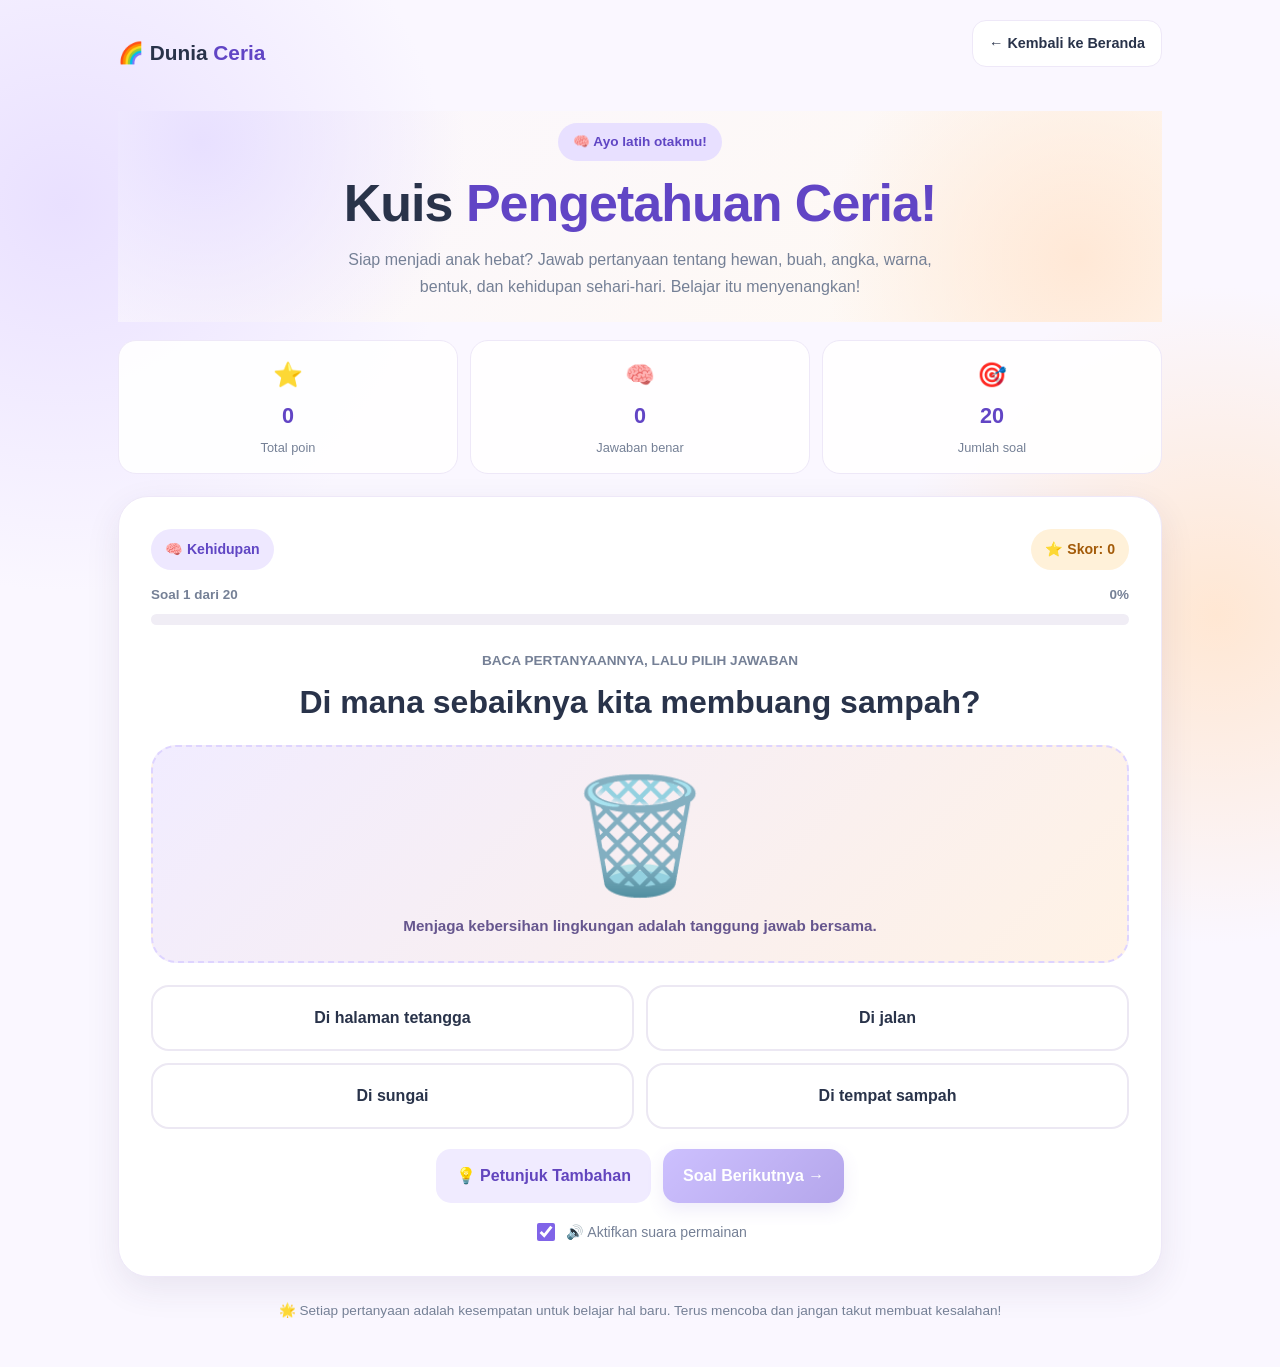
<file: kuis.html>
<!DOCTYPE html>
<html lang="id">

<head>
    <meta charset="UTF-8">
    <meta name="viewport" content="width=device-width, initial-scale=1.0">
    <meta name="theme-color" content="#f5f0ff">
    <meta name="description" content="Kuis pengetahuan menyenangkan untuk anak usia 4 sampai 8 tahun.">
    <title>Kuis Ceria - Dunia Ceria</title>

    <link rel="stylesheet" href="style.css">

    <style>
        :root {
            --purple: #8064e8;
            --purple-dark: #6145c5;
            --orange: #ff914d;
            --green: #28a879;
            --red: #e65b62;
            --text: #29334a;
            --muted: #758096;
            --background: #faf7ff;
            --border: #eee8f8;
            --shadow: 0 12px 35px rgba(54, 47, 85, .09);
        }

        * {
            box-sizing: border-box;
        }

        body {
            margin: 0;
            min-height: 100vh;
            color: var(--text);
            font-family: "Trebuchet MS", Arial, sans-serif;
            background:
                radial-gradient(circle at 5% 15%, #e9e0ff 0, transparent 23%),
                radial-gradient(circle at 95% 45%, #ffe7d3 0, transparent 23%),
                var(--background);
        }

        button,
        input {
            font: inherit;
        }

        button:focus-visible,
        a:focus-visible {
            outline: 3px solid #4933b5;
            outline-offset: 4px;
        }

        .quiz-page {
            width: min(1080px, 100%);
            margin: auto;
            padding: 20px 18px 45px;
        }

        .topbar {
            display: flex;
            align-items: center;
            justify-content: space-between;
            flex-wrap: wrap;
            gap: 12px;
            margin-bottom: 26px;
        }

        .brand {
            color: var(--text);
            font-weight: 900;
            font-size: 1.3rem;
            text-decoration: none;
        }

        .brand span {
            color: var(--purple-dark);
        }

        .back-link {
            color: var(--text);
            background: white;
            padding: 11px 16px;
            border-radius: 14px;
            border: 1px solid var(--border);
            text-decoration: none;
            font-size: .9rem;
            font-weight: 800;
            display: inline-flex;
            align-items: center;
            justify-content: center;
        }

        .hero {
            text-align: center;
            padding: 12px 0 22px;
        }

        .hero-label {
            display: inline-block;
            background: #e8e0ff;
            color: #6046c4;
            padding: 8px 15px;
            border-radius: 50px;
            font-size: .85rem;
            font-weight: 900;
            margin-bottom: 13px;
        }

        .hero h1 {
            margin: 0;
            font-size: clamp(2rem, 6vw, 3.25rem);
            line-height: 1.15;
            letter-spacing: -1px;
        }

        .hero h1 span {
            color: var(--purple-dark);
        }

        .hero p {
            color: var(--muted);
            max-width: 600px;
            margin: 12px auto 0;
            line-height: 1.7;
        }

        .stats {
            display: grid;
            grid-template-columns: repeat(3, minmax(0, 1fr));
            gap: 12px;
            margin: 18px 0 22px;
        }

        .stat-card {
            background: rgba(255, 255, 255, .93);
            border: 1px solid var(--border);
            border-radius: 18px;
            padding: 15px 10px;
            text-align: center;
        }

        .stat-icon {
            display: block;
            font-size: 1.5rem;
            margin-bottom: 5px;
        }

        .stat-value {
            display: block;
            font-size: 1.3rem;
            font-weight: 900;
        }

        .stat-label {
            color: var(--muted);
            font-size: .8rem;
            margin-top: 4px;
        }

        .game-card {
            background: white;
            border: 1px solid var(--border);
            border-radius: 30px;
            box-shadow: var(--shadow);
            padding: clamp(18px, 4vw, 32px);
            overflow: hidden;
        }

        .game-top {
            display: flex;
            align-items: center;
            justify-content: space-between;
            flex-wrap: wrap;
            gap: 12px;
            margin-bottom: 14px;
        }

        .pill {
            border-radius: 50px;
            padding: 9px 14px;
            font-size: .88rem;
            font-weight: 900;
        }

        .category-pill {
            background: #eee8ff;
            color: #6046c4;
        }

        .score-pill {
            background: #fff1d9;
            color: #a35b09;
        }

        .progress-info {
            display: flex;
            justify-content: space-between;
            gap: 12px;
            color: var(--muted);
            font-size: .84rem;
            font-weight: 700;
            margin-bottom: 9px;
        }

        .progress-track {
            height: 11px;
            background: #f0edf5;
            border-radius: 50px;
            overflow: hidden;
            margin-bottom: 25px;
        }

        .progress-fill {
            height: 100%;
            width: 0;
            background: linear-gradient(90deg, #a18bff, #6c51dc);
            border-radius: inherit;
            transition: width .35s ease;
        }

        .question-label {
            color: var(--muted);
            font-size: .85rem;
            font-weight: 800;
            text-align: center;
            margin-bottom: 8px;
        }

        .question-title {
            text-align: center;
            font-size: clamp(1.35rem, 4vw, 2rem);
            line-height: 1.4;
            margin: 0 0 20px;
        }

        .question-stage {
            min-height: 215px;
            padding: 22px 15px;
            margin-bottom: 22px;
            border: 2px dashed #ded4ff;
            border-radius: 25px;
            background: linear-gradient(135deg, #f1ecff, #fff2e5);
            display: flex;
            flex-direction: column;
            justify-content: center;
            align-items: center;
            text-align: center;
        }

        .question-emoji {
            font-size: clamp(4.5rem, 16vw, 7rem);
            line-height: 1.2;
            margin-bottom: 10px;
            animation: floatEmoji 2.8s ease-in-out infinite;
        }

        .question-description {
            max-width: 520px;
            color: #66568e;
            font-size: .95rem;
            font-weight: 800;
            line-height: 1.7;
        }

        @keyframes floatEmoji {

            0%,
            100% {
                transform: translateY(0) rotate(-3deg);
            }

            50% {
                transform: translateY(-7px) rotate(3deg);
            }
        }

        .answer-grid {
            display: grid;
            grid-template-columns: repeat(2, minmax(0, 1fr));
            gap: 12px;
        }

        .answer-btn {
            min-height: 66px;
            padding: 15px 12px;
            border: 2px solid #ece8f3;
            border-radius: 18px;
            background: white;
            color: var(--text);
            font-weight: 900;
            font-size: 1rem;
            cursor: pointer;
            transition: transform .18s, border-color .18s, background .18s;
        }

        .answer-btn:hover:not(:disabled) {
            transform: translateY(-3px);
            border-color: #b6a5f7;
            background: #faf8ff;
        }

        .answer-btn:disabled {
            cursor: default;
        }

        .answer-btn.correct {
            background: #e3f8ed;
            border-color: var(--green);
            color: #176b4c;
        }

        .answer-btn.wrong {
            background: #fff0ef;
            border-color: var(--red);
            color: #a72e38;
        }

        .feedback {
            display: none;
            margin-top: 18px;
            padding: 16px;
            border-radius: 17px;
            line-height: 1.7;
            font-weight: 800;
            text-align: center;
        }

        .feedback.show {
            display: block;
            animation: popIn .25s ease;
        }

        .feedback.success {
            color: #176b4c;
            background: #e3f8ed;
        }

        .feedback.error {
            color: #a72e38;
            background: #fff0ef;
        }

        .feedback.info {
            color: #6046c4;
            background: #f0ebff;
        }

        @keyframes popIn {
            from {
                opacity: 0;
                transform: scale(.97);
            }

            to {
                opacity: 1;
                transform: scale(1);
            }
        }

        .actions {
            display: flex;
            justify-content: center;
            flex-wrap: wrap;
            gap: 12px;
            margin-top: 20px;
        }

        .action-btn {
            border: 0;
            border-radius: 15px;
            padding: 14px 20px;
            font-weight: 900;
            cursor: pointer;
            transition: transform .18s, opacity .18s;
        }

        .action-btn:hover:not(:disabled) {
            transform: translateY(-2px);
        }

        .action-btn:disabled {
            opacity: .5;
            cursor: not-allowed;
        }

        .hint-btn {
            color: #6245be;
            background: #f0ebff;
        }

        .next-btn,
        .primary-btn {
            color: white;
            background: linear-gradient(135deg, #9b83ff, #6d50d9);
            box-shadow: 0 7px 16px rgba(109, 80, 217, .2);
        }

        .secondary-btn {
            color: var(--text);
            background: #f0edf5;
        }

        .sound-toggle {
            display: flex;
            align-items: center;
            justify-content: center;
            gap: 8px;
            margin-top: 17px;
            color: var(--muted);
            font-size: .88rem;
        }

        .sound-toggle input {
            width: 18px;
            height: 18px;
            accent-color: var(--purple);
        }

        .result-screen {
            display: none;
            text-align: center;
            padding: 15px 0 5px;
        }

        .result-screen.show {
            display: block;
            animation: popIn .3s ease;
        }

        .result-emoji {
            font-size: 5rem;
            margin-bottom: 10px;
        }

        .result-screen h2 {
            font-size: clamp(1.8rem, 5vw, 2.5rem);
            margin: 0 0 10px;
        }

        .result-screen p {
            color: var(--muted);
            line-height: 1.7;
        }

        .stars {
            font-size: 2.2rem;
            letter-spacing: 4px;
            margin: 16px 0;
        }

        .result-score {
            font-size: 2rem;
            color: var(--purple-dark);
            font-weight: 900;
        }

        .result-details {
            display: grid;
            grid-template-columns: repeat(2, minmax(0, 1fr));
            gap: 12px;
            margin: 22px 0;
        }

        .result-detail {
            padding: 18px 10px;
            background: #faf8ff;
            border: 1px solid var(--border);
            border-radius: 18px;
        }

        .result-detail strong {
            display: block;
            font-size: 1.5rem;
            margin-bottom: 5px;
        }

        .result-detail span {
            color: var(--muted);
            font-size: .85rem;
        }

        .footer-note {
            text-align: center;
            color: var(--muted);
            font-size: .85rem;
            margin: 22px 0 0;
            line-height: 1.7;
        }

        @media (max-width: 520px) {
            .quiz-page {
                padding: 14px 12px 30px;
            }

            .stats {
                gap: 8px;
            }

            .stat-card {
                padding: 12px 6px;
            }

            .stat-value {
                font-size: 1.1rem;
            }

            .stat-label {
                font-size: .72rem;
            }

            .question-stage {
                min-height: 190px;
            }

            .answer-grid {
                gap: 9px;
            }

            .answer-btn {
                min-height: 60px;
                font-size: .92rem;
                padding: 12px 8px;
            }

            .game-card {
                border-radius: 23px;
            }

            .actions {
                flex-direction: column;
            }

            .action-btn {
                width: 100%;
            }
        }

        @media (prefers-reduced-motion: reduce) {

            *,
            *::before,
            *::after {
                animation-duration: .01ms !important;
                transition-duration: .01ms !important;
                scroll-behavior: auto !important;
            }
        }
    </style>
</head>

<body>
    <main class="quiz-page">
        <header class="topbar">
            <a class="brand" href="index.html" aria-label="Dunia Ceria, halaman utama">
                🌈 Dunia <span>Ceria</span>
            </a>
            <a class="back-link" href="index.html">← Kembali ke Beranda</a>
        </header>

        <section class="hero">
            <div class="hero-label">🧠 Ayo latih otakmu!</div>
            <h1>Kuis <span>Pengetahuan Ceria!</span></h1>
            <p>
                Siap menjadi anak hebat? Jawab pertanyaan tentang hewan,
                buah, angka, warna, bentuk, dan kehidupan sehari-hari.
                Belajar itu menyenangkan!
            </p>
        </section>

        <section class="stats" aria-label="Informasi permainan">
            <div class="stat-card">
                <span class="stat-icon">⭐</span>
                <span class="stat-value" id="totalPoints">0</span>
                <div class="stat-label">Total poin</div>
            </div>
            <div class="stat-card">
                <span class="stat-icon">🧠</span>
                <span class="stat-value" id="correctCount">0</span>
                <div class="stat-label">Jawaban benar</div>
            </div>
            <div class="stat-card">
                <span class="stat-icon">🎯</span>
                <span class="stat-value" id="questionTotal">20</span>
                <div class="stat-label">Jumlah soal</div>
            </div>
        </section>

        <section class="game-card" aria-label="Permainan kuis pengetahuan">
            <div id="gameScreen">
                <div class="game-top">
                    <span class="pill category-pill" id="categoryPill">
                        🧠 Pengetahuan Umum
                    </span>
                    <span class="pill score-pill">
                        ⭐ Skor: <span id="score">0</span>
                    </span>
                </div>

                <div class="progress-info">
                    <span id="questionCounter">Soal 1 dari 20</span>
                    <span id="progressPercent">0%</span>
                </div>

                <div class="progress-track" id="progressBar" role="progressbar" aria-label="Kemajuan permainan"
                    aria-valuemin="0" aria-valuemax="20" aria-valuenow="0">
                    <div class="progress-fill" id="progressFill"></div>
                </div>

                <div class="question-label">BACA PERTANYAANNYA, LALU PILIH JAWABAN</div>
                <h2 class="question-title" id="questionTitle">
                    Ayo mulai kuis!
                </h2>

                <div class="question-stage">
                    <div class="question-emoji" id="questionEmoji" role="img" aria-label="Ilustrasi soal">🌈</div>
                    <div class="question-description" id="questionDescription">
                        Gunakan pengetahuanmu dan pilih jawaban yang paling tepat.
                    </div>
                </div>

                <div class="answer-grid" id="answerGrid" aria-label="Pilihan jawaban"></div>

                <div class="feedback" id="feedback" role="status" aria-live="polite"></div>

                <div class="actions">
                    <button class="action-btn hint-btn" id="hintButton" type="button">
                        💡 Petunjuk Tambahan
                    </button>
                    <button class="action-btn next-btn" id="nextButton" type="button" disabled>
                        Soal Berikutnya →
                    </button>
                </div>

                <label class="sound-toggle">
                    <input type="checkbox" id="soundToggle" checked>
                    🔊 Aktifkan suara permainan
                </label>
            </div>

            <div class="result-screen" id="resultScreen" aria-live="polite">
                <div class="result-emoji" id="resultEmoji">🏆</div>
                <h2 id="resultTitle">Hebat sekali!</h2>
                <p id="resultMessage">Kamu telah menyelesaikan kuis.</p>

                <div class="stars" id="resultStars" aria-label="Bintang hasil permainan">
                    ⭐⭐⭐
                </div>

                <div class="result-score">
                    <span id="finalScore">0</span> poin
                </div>

                <div class="result-details">
                    <div class="result-detail">
                        <strong id="finalCorrect">0/20</strong>
                        <span>Jawaban benar</span>
                    </div>
                    <div class="result-detail">
                        <strong id="finalAccuracy">0%</strong>
                        <span>Ketepatan jawaban</span>
                    </div>
                </div>

                <div class="actions">
                    <button class="action-btn primary-btn" id="replayButton" type="button">
                        🔄 Main Lagi
                    </button>
                    <a class="action-btn secondary-btn back-link" href="index.html">
                        🏠 Kembali ke Beranda
                    </a>
                </div>
            </div>
        </section>

        <p class="footer-note">
            🌟 Setiap pertanyaan adalah kesempatan untuk belajar hal baru.
            Terus mencoba dan jangan takut membuat kesalahan!
        </p>
    </main>

    <script>
        (() => {
            "use strict";

            const questionBank = [
                {
                    category: "Hewan",
                    emoji: "🐱",
                    question: "Hewan apakah yang sering berbunyi meong?",
                    description: "Hewan ini suka bermain dan memiliki kumis.",
                    options: ["Kucing", "Ayam", "Sapi", "Ikan"],
                    answer: "Kucing",
                    hint: "Hewan ini sering dipelihara di rumah."
                },
                {
                    category: "Hewan",
                    emoji: "🐘",
                    question: "Hewan apa yang memiliki belalai panjang?",
                    description: "Hewan ini bertubuh besar dan memiliki telinga lebar.",
                    options: ["Kelinci", "Gajah", "Kucing", "Kambing"],
                    answer: "Gajah",
                    hint: "Hewan ini dikenal sebagai hewan darat yang sangat besar."
                },
                {
                    category: "Hewan",
                    emoji: "🐟",
                    question: "Hewan apa yang hidup di air dan bernapas menggunakan insang?",
                    description: "Hewan ini berenang menggunakan sirip.",
                    options: ["Burung", "Kupu-kupu", "Ikan", "Ayam"],
                    answer: "Ikan",
                    hint: "Hewan ini sering dipelihara di akuarium."
                },
                {
                    category: "Hewan",
                    emoji: "🐸",
                    question: "Hewan apa yang dapat melompat dan sering hidup di dekat air?",
                    description: "Hewan ini dikenal suka berbunyi saat hujan.",
                    options: ["Katak", "Sapi", "Kuda", "Kucing"],
                    answer: "Katak",
                    hint: "Hewan ini memiliki kaki belakang yang kuat."
                },
                {
                    category: "Hewan",
                    emoji: "🦋",
                    question: "Hewan apa yang memiliki sayap indah dan membantu penyerbukan bunga?",
                    description: "Hewan ini berasal dari ulat setelah mengalami perubahan bentuk.",
                    options: ["Cacing", "Kupu-kupu", "Ikan", "Kambing"],
                    answer: "Kupu-kupu",
                    hint: "Sayapnya sering memiliki banyak warna."
                },
                {
                    category: "Buah",
                    emoji: "🍌",
                    question: "Buah apakah yang biasanya berwarna kuning dan berbentuk panjang?",
                    description: "Kulit buah ini mudah dikupas.",
                    options: ["Semangka", "Pisang", "Anggur", "Stroberi"],
                    answer: "Pisang",
                    hint: "Buah ini sering dijadikan makanan ringan."
                },
                {
                    category: "Buah",
                    emoji: "🍉",
                    question: "Buah apa yang berkulit hijau dan memiliki banyak air?",
                    description: "Daging buah ini biasanya berwarna merah.",
                    options: ["Apel", "Nanas", "Semangka", "Jeruk"],
                    answer: "Semangka",
                    hint: "Buah ini segar dimakan saat cuaca panas."
                },
                {
                    category: "Buah",
                    emoji: "🍊",
                    question: "Buah apakah yang sering berwarna oranye dan kaya vitamin C?",
                    description: "Buah ini memiliki rasa segar, manis, atau asam.",
                    options: ["Jeruk", "Pisang", "Kelapa", "Anggur"],
                    answer: "Jeruk",
                    hint: "Kulit buah ini biasanya dikupas sebelum dimakan."
                },
                {
                    category: "Buah",
                    emoji: "🍍",
                    question: "Buah apa yang memiliki mahkota daun di bagian atas?",
                    description: "Kulit buah ini kasar dan dagingnya berwarna kuning.",
                    options: ["Apel", "Pir", "Nanas", "Stroberi"],
                    answer: "Nanas",
                    hint: "Nama buah ini dimulai dengan huruf N."
                },
                {
                    category: "Buah",
                    emoji: "🍓",
                    question: "Buah apa yang berwarna merah dan memiliki biji kecil di kulitnya?",
                    description: "Bentuknya kecil dan sering digunakan untuk membuat selai.",
                    options: ["Stroberi", "Melon", "Kelapa", "Pisang"],
                    answer: "Stroberi",
                    hint: "Namanya diawali huruf S."
                },
                {
                    category: "Warna",
                    emoji: "🍃",
                    question: "Apa warna daun yang masih segar pada umumnya?",
                    description: "Warna ini juga sering terlihat pada rumput.",
                    options: ["Ungu", "Hijau", "Merah", "Hitam"],
                    answer: "Hijau",
                    hint: "Warna ini ada pada daun dan banyak tanaman."
                },
                {
                    category: "Warna",
                    emoji: "☀️",
                    question: "Apa warna matahari dalam gambar anak-anak pada umumnya?",
                    description: "Warna ini terang seperti cahaya.",
                    options: ["Biru", "Cokelat", "Kuning", "Ungu"],
                    answer: "Kuning",
                    hint: "Warna ini sering dipakai untuk menggambar matahari."
                },
                {
                    category: "Warna",
                    emoji: "🍓",
                    question: "Apa warna stroberi matang yang umum kita lihat?",
                    description: "Warna ini juga sering terlihat pada buah tomat matang.",
                    options: ["Merah", "Biru", "Abu-abu", "Hijau"],
                    answer: "Merah",
                    hint: "Warna ini sering digunakan untuk tanda berhenti."
                },
                {
                    category: "Warna",
                    emoji: "🌊",
                    question: "Apa warna laut yang sering digambarkan pada gambar sederhana?",
                    description: "Warna ini juga digunakan untuk menggambar langit cerah.",
                    options: ["Oranye", "Biru", "Merah muda", "Cokelat"],
                    answer: "Biru",
                    hint: "Warna ini terlihat pada langit cerah."
                },
                {
                    category: "Angka",
                    emoji: "✋",
                    question: "Berapa jumlah jari pada satu tangan manusia?",
                    description: "Hitung ibu jari dan semua jari lainnya.",
                    options: ["3", "4", "5", "6"],
                    answer: "5",
                    hint: "Coba hitung jari tanganmu satu per satu."
                },
                {
                    category: "Angka",
                    emoji: "🍎🍎🍎",
                    question: "Ada 2 apel, lalu ditambah 1 apel. Berapa semuanya?",
                    description: "Ayo berhitung bersama!",
                    options: ["2", "3", "4", "5"],
                    answer: "3",
                    hint: "Mulai dari dua, lalu hitung satu angka lagi."
                },
                {
                    category: "Angka",
                    emoji: "⭐ ⭐ ⭐ ⭐",
                    question: "Ada 4 bintang. Jika 1 bintang diambil, tersisa berapa?",
                    description: "Gunakan pengurangan sederhana.",
                    options: ["1", "2", "3", "4"],
                    answer: "3",
                    hint: "Empat dikurangi satu."
                },
                {
                    category: "Angka",
                    emoji: "🐥🐥",
                    question: "Ada 2 anak ayam dan datang 2 lagi. Berapa jumlahnya?",
                    description: "Gabungkan kedua kelompok anak ayam.",
                    options: ["2", "3", "4", "5"],
                    answer: "4",
                    hint: "Dua ditambah dua."
                },
                {
                    category: "Angka",
                    emoji: "🔢",
                    question: "Angka apa yang datang setelah angka 6?",
                    description: "Urutan angka membantu kita menghitung.",
                    options: ["5", "6", "7", "8"],
                    answer: "7",
                    hint: "Hitung: 5, 6, lalu angka berikutnya."
                },
                {
                    category: "Bentuk",
                    emoji: "⚽",
                    question: "Bentuk apakah bola pada umumnya?",
                    description: "Bola dapat menggelinding ke berbagai arah.",
                    options: ["Persegi", "Lingkaran", "Segitiga", "Persegi panjang"],
                    answer: "Lingkaran",
                    hint: "Bentuk ini bulat dan tidak memiliki sudut."
                },
                {
                    category: "Bentuk",
                    emoji: "🍕",
                    question: "Bentuk apa yang memiliki tiga sisi?",
                    description: "Bentuk ini sering terlihat pada potongan pizza.",
                    options: ["Lingkaran", "Segitiga", "Persegi", "Oval"],
                    answer: "Segitiga",
                    hint: "Awalan namanya adalah 'segi' dan memiliki tiga sisi."
                },
                {
                    category: "Bentuk",
                    emoji: "🪟",
                    question: "Bentuk apa yang memiliki empat sisi sama panjang dan empat sudut?",
                    description: "Bentuk ini sering terlihat pada ubin.",
                    options: ["Lingkaran", "Segitiga", "Persegi", "Oval"],
                    answer: "Persegi",
                    hint: "Semua sisinya sama panjang."
                },
                {
                    category: "Alam",
                    emoji: "🌧️",
                    question: "Apa yang biasanya turun dari awan saat hujan?",
                    description: "Kita memakai payung untuk melindungi diri dari ini.",
                    options: ["Pasir", "Air hujan", "Daun", "Batu"],
                    answer: "Air hujan",
                    hint: "Kita dapat menjadi basah karena ini."
                },
                {
                    category: "Alam",
                    emoji: "🌱",
                    question: "Apa yang dibutuhkan tumbuhan agar dapat tumbuh dengan baik?",
                    description: "Tumbuhan membutuhkan air, udara, cahaya, dan nutrisi.",
                    options: ["Air dan cahaya matahari", "Permen", "Mainan", "Sepatu"],
                    answer: "Air dan cahaya matahari",
                    hint: "Tumbuhan perlu disiram dan mendapat sinar matahari."
                },
                {
                    category: "Tubuh",
                    emoji: "👀",
                    question: "Bagian tubuh apa yang kita gunakan untuk melihat?",
                    description: "Kita memiliki dua bagian tubuh ini.",
                    options: ["Telinga", "Hidung", "Mata", "Tangan"],
                    answer: "Mata",
                    hint: "Bagian tubuh ini berada di wajah."
                },
                {
                    category: "Tubuh",
                    emoji: "👂",
                    question: "Bagian tubuh apa yang kita gunakan untuk mendengar?",
                    description: "Bagian ini berada di kedua sisi kepala.",
                    options: ["Mata", "Telinga", "Kaki", "Mulut"],
                    answer: "Telinga",
                    hint: "Bagian tubuh ini membantu kita mendengar suara."
                },
                {
                    category: "Kesehatan",
                    emoji: "🪥",
                    question: "Apa yang sebaiknya kita lakukan untuk menjaga kebersihan gigi?",
                    description: "Kegiatan ini dilakukan dengan sikat dan pasta gigi.",
                    options: ["Menggosok gigi", "Tidak minum air", "Tidur sepanjang hari", "Tidak mandi"],
                    answer: "Menggosok gigi",
                    hint: "Lakukan kegiatan ini pada pagi dan malam hari."
                },
                {
                    category: "Kesehatan",
                    emoji: "🧼",
                    question: "Apa yang sebaiknya digunakan untuk mencuci tangan dengan bersih?",
                    description: "Lakukan sebelum makan dan setelah menggunakan toilet.",
                    options: ["Sabun dan air", "Cat", "Pasir saja", "Minyak"],
                    answer: "Sabun dan air",
                    hint: "Benda ini menghasilkan busa ketika digunakan bersama air."
                },
                {
                    category: "Kehidupan",
                    emoji: "🚦",
                    question: "Apa arti lampu lalu lintas berwarna merah bagi kendaraan?",
                    description: "Lampu lalu lintas membantu menjaga keselamatan di jalan.",
                    options: ["Berhenti", "Mempercepat", "Tidur", "Belok selalu"],
                    answer: "Berhenti",
                    hint: "Pengendara harus menghentikan kendaraan dengan aman."
                },
                {
                    category: "Kehidupan",
                    emoji: "🗑️",
                    question: "Di mana sebaiknya kita membuang sampah?",
                    description: "Menjaga kebersihan lingkungan adalah tanggung jawab bersama.",
                    options: ["Di sungai", "Di jalan", "Di tempat sampah", "Di halaman tetangga"],
                    answer: "Di tempat sampah",
                    hint: "Tempat ini memang disediakan untuk menampung sampah."
                }
            ];

            const $ = id => document.getElementById(id);

            const el = {
                gameScreen: $("gameScreen"),
                resultScreen: $("resultScreen"),
                totalPoints: $("totalPoints"),
                correctCount: $("correctCount"),
                questionTotal: $("questionTotal"),
                categoryPill: $("categoryPill"),
                score: $("score"),
                questionCounter: $("questionCounter"),
                progressPercent: $("progressPercent"),
                progressBar: $("progressBar"),
                progressFill: $("progressFill"),
                questionTitle: $("questionTitle"),
                questionEmoji: $("questionEmoji"),
                questionDescription: $("questionDescription"),
                answerGrid: $("answerGrid"),
                feedback: $("feedback"),
                hintButton: $("hintButton"),
                nextButton: $("nextButton"),
                soundToggle: $("soundToggle"),
                resultEmoji: $("resultEmoji"),
                resultTitle: $("resultTitle"),
                resultMessage: $("resultMessage"),
                resultStars: $("resultStars"),
                finalScore: $("finalScore"),
                finalCorrect: $("finalCorrect"),
                finalAccuracy: $("finalAccuracy"),
                replayButton: $("replayButton")
            };

            const QUESTIONS_PER_GAME = 20;
            const POINTS_PER_CORRECT = 10;

            const state = {
                questions: [],
                currentIndex: 0,
                score: 0,
                correct: 0,
                answered: false,
                hintUsed: false,
                totalPoints: 0,
                totalCorrect: 0,
                audioContext: null
            };

            function shuffle(items) {
                const copy = [...items];

                for (let i = copy.length - 1; i > 0; i--) {
                    const j = Math.floor(Math.random() * (i + 1));
                    [copy[i], copy[j]] = [copy[j], copy[i]];
                }

                return copy;
            }

            function prepareQuestions() {
                const unique = new Map();

                questionBank.forEach(question => {
                    if (!unique.has(question.question)) {
                        unique.set(question.question, question);
                    }
                });

                state.questions = shuffle([...unique.values()])
                    .slice(0, QUESTIONS_PER_GAME)
                    .map(question => ({
                        ...question,
                        options: shuffle([...question.options])
                    }));
            }

            function playTone(frequency, duration = 0.14, type = "sine") {
                if (!el.soundToggle.checked) return;

                try {
                    const AudioContextClass =
                        window.AudioContext || window.webkitAudioContext;

                    if (!AudioContextClass) return;

                    if (!state.audioContext) {
                        state.audioContext = new AudioContextClass();
                    }

                    if (state.audioContext.state === "suspended") {
                        state.audioContext.resume();
                    }

                    const oscillator = state.audioContext.createOscillator();
                    const gain = state.audioContext.createGain();

                    oscillator.type = type;
                    oscillator.frequency.value = frequency;

                    gain.gain.setValueAtTime(
                        0.12,
                        state.audioContext.currentTime
                    );

                    gain.gain.exponentialRampToValueAtTime(
                        0.001,
                        state.audioContext.currentTime + duration
                    );

                    oscillator.connect(gain);
                    gain.connect(state.audioContext.destination);

                    oscillator.start();
                    oscillator.stop(state.audioContext.currentTime + duration);
                } catch (error) {
                    // Kuis tetap dapat dimainkan tanpa dukungan suara.
                }
            }

            function playCorrectSound() {
                playTone(660, 0.13);
                window.setTimeout(() => playTone(880, 0.18), 110);
            }

            function playWrongSound() {
                playTone(240, 0.22, "triangle");
            }

            function updateStats() {
                el.score.textContent = state.score;
                el.totalPoints.textContent = state.totalPoints;
                el.correctCount.textContent = state.totalCorrect;
                el.questionTotal.textContent = QUESTIONS_PER_GAME;
            }

            function startGame() {
                state.currentIndex = 0;
                state.score = 0;
                state.correct = 0;
                state.answered = false;
                state.hintUsed = false;

                prepareQuestions();

                el.gameScreen.style.display = "block";
                el.resultScreen.classList.remove("show");

                updateStats();
                renderQuestion();
            }

            function renderQuestion() {
                const question = state.questions[state.currentIndex];

                if (!question) {
                    finishGame();
                    return;
                }

                state.answered = false;
                state.hintUsed = false;

                const current = state.currentIndex + 1;
                const progress = Math.round(
                    (state.currentIndex / QUESTIONS_PER_GAME) * 100
                );

                el.categoryPill.textContent = `🧠 ${question.category}`;
                el.questionCounter.textContent =
                    `Soal ${current} dari ${QUESTIONS_PER_GAME}`;

                el.progressPercent.textContent = `${progress}%`;
                el.progressFill.style.width = `${progress}%`;
                el.progressBar.setAttribute("aria-valuenow", current);

                el.questionTitle.textContent = question.question;
                el.questionEmoji.textContent = question.emoji;
                el.questionEmoji.setAttribute(
                    "aria-label",
                    `Ilustrasi kategori ${question.category}`
                );
                el.questionDescription.textContent = question.description;

                el.feedback.className = "feedback";
                el.feedback.textContent = "";

                el.hintButton.disabled = false;
                el.hintButton.textContent = "💡 Petunjuk Tambahan";

                el.nextButton.disabled = true;
                el.nextButton.textContent =
                    current === QUESTIONS_PER_GAME
                        ? "Lihat Hasil 🏆"
                        : "Soal Berikutnya →";

                el.answerGrid.replaceChildren();

                question.options.forEach(option => {
                    const button = document.createElement("button");

                    button.type = "button";
                    button.className = "answer-btn";
                    button.textContent = option;
                    button.addEventListener("click", () => checkAnswer(option, button));

                    el.answerGrid.appendChild(button);
                });
            }

            function showFeedback(message, type) {
                el.feedback.textContent = message;
                el.feedback.className = `feedback show ${type}`;
            }

            function checkAnswer(selectedAnswer, selectedButton) {
                if (state.answered) return;

                state.answered = true;

                const question = state.questions[state.currentIndex];
                const isCorrect = selectedAnswer === question.answer;

                el.answerGrid.querySelectorAll("button").forEach(button => {
                    button.disabled = true;

                    if (button.textContent === question.answer) {
                        button.classList.add("correct");
                    }
                });

                if (isCorrect) {
                    const earned = state.hintUsed
                        ? POINTS_PER_CORRECT / 2
                        : POINTS_PER_CORRECT;

                    state.score += earned;
                    state.totalPoints += earned;
                    state.correct += 1;
                    state.totalCorrect += 1;

                    selectedButton.classList.add("correct");

                    showFeedback(
                        state.hintUsed
                            ? `🌟 Benar! Kamu mendapat ${earned} poin karena memakai petunjuk.`
                            : `🎉 Benar sekali! Kamu mendapat ${earned} poin. Terus semangat!`,
                        "success"
                    );

                    playCorrectSound();
                } else {
                    selectedButton.classList.add("wrong");

                    showFeedback(
                        `😊 Belum tepat, tidak apa-apa! Jawaban yang benar adalah "${question.answer}". Ayo belajar lagi!`,
                        "error"
                    );

                    playWrongSound();
                }

                updateStats();

                el.nextButton.disabled = false;
                el.hintButton.disabled = true;
            }

            function useHint() {
                if (state.answered || state.hintUsed) return;

                const question = state.questions[state.currentIndex];

                state.hintUsed = true;

                el.questionDescription.textContent = question.hint;
                el.hintButton.disabled = true;
                el.hintButton.textContent = "💡 Petunjuk digunakan";

                showFeedback(
                    "💡 Baca petunjuknya baik-baik, lalu pilih jawabanmu!",
                    "info"
                );
            }

            function nextQuestion() {
                if (!state.answered) return;

                if (state.currentIndex + 1 < QUESTIONS_PER_GAME) {
                    state.currentIndex += 1;
                    renderQuestion();
                } else {
                    finishGame();
                }
            }

            function finishGame() {
                el.gameScreen.style.display = "none";
                el.resultScreen.classList.add("show");

                const accuracy = Math.round(
                    (state.correct / QUESTIONS_PER_GAME) * 100
                );

                let stars, emoji, title, message;

                if (accuracy >= 90) {
                    stars = "⭐⭐⭐";
                    emoji = "🏆";
                    title = "Luar Biasa!";
                    message = "Kamu hebat sekali! Pengetahuanmu semakin luas. Pertahankan semangat belajarmu!";
                } else if (accuracy >= 65) {
                    stars = "⭐⭐";
                    emoji = "🎉";
                    title = "Hebat!";
                    message = "Kamu sudah menjawab banyak soal dengan benar. Ayo bermain lagi agar semakin pintar!";
                } else {
                    stars = "⭐";
                    emoji = "🌱";
                    title = "Terus Berlatih!";
                    message = "Kamu sudah berusaha dengan baik. Tidak apa-apa jika belum semua jawaban benar. Coba lagi, ya!";
                }

                el.resultEmoji.textContent = emoji;
                el.resultTitle.textContent = title;
                el.resultMessage.textContent = message;
                el.resultStars.textContent = stars;
                el.finalScore.textContent = state.score;
                el.finalCorrect.textContent =
                    `${state.correct}/${QUESTIONS_PER_GAME}`;
                el.finalAccuracy.textContent = `${accuracy}%`;

                el.progressFill.style.width = "100%";
                el.progressPercent.textContent = "100%";
                el.progressBar.setAttribute(
                    "aria-valuenow",
                    QUESTIONS_PER_GAME
                );

                updateStats();

                window.scrollTo({ top: 0, behavior: "smooth" });
            }

            el.hintButton.addEventListener("click", useHint);
            el.nextButton.addEventListener("click", nextQuestion);
            el.replayButton.addEventListener("click", startGame);

            startGame();
        })();
    </script>
</body>

</html>
</file>
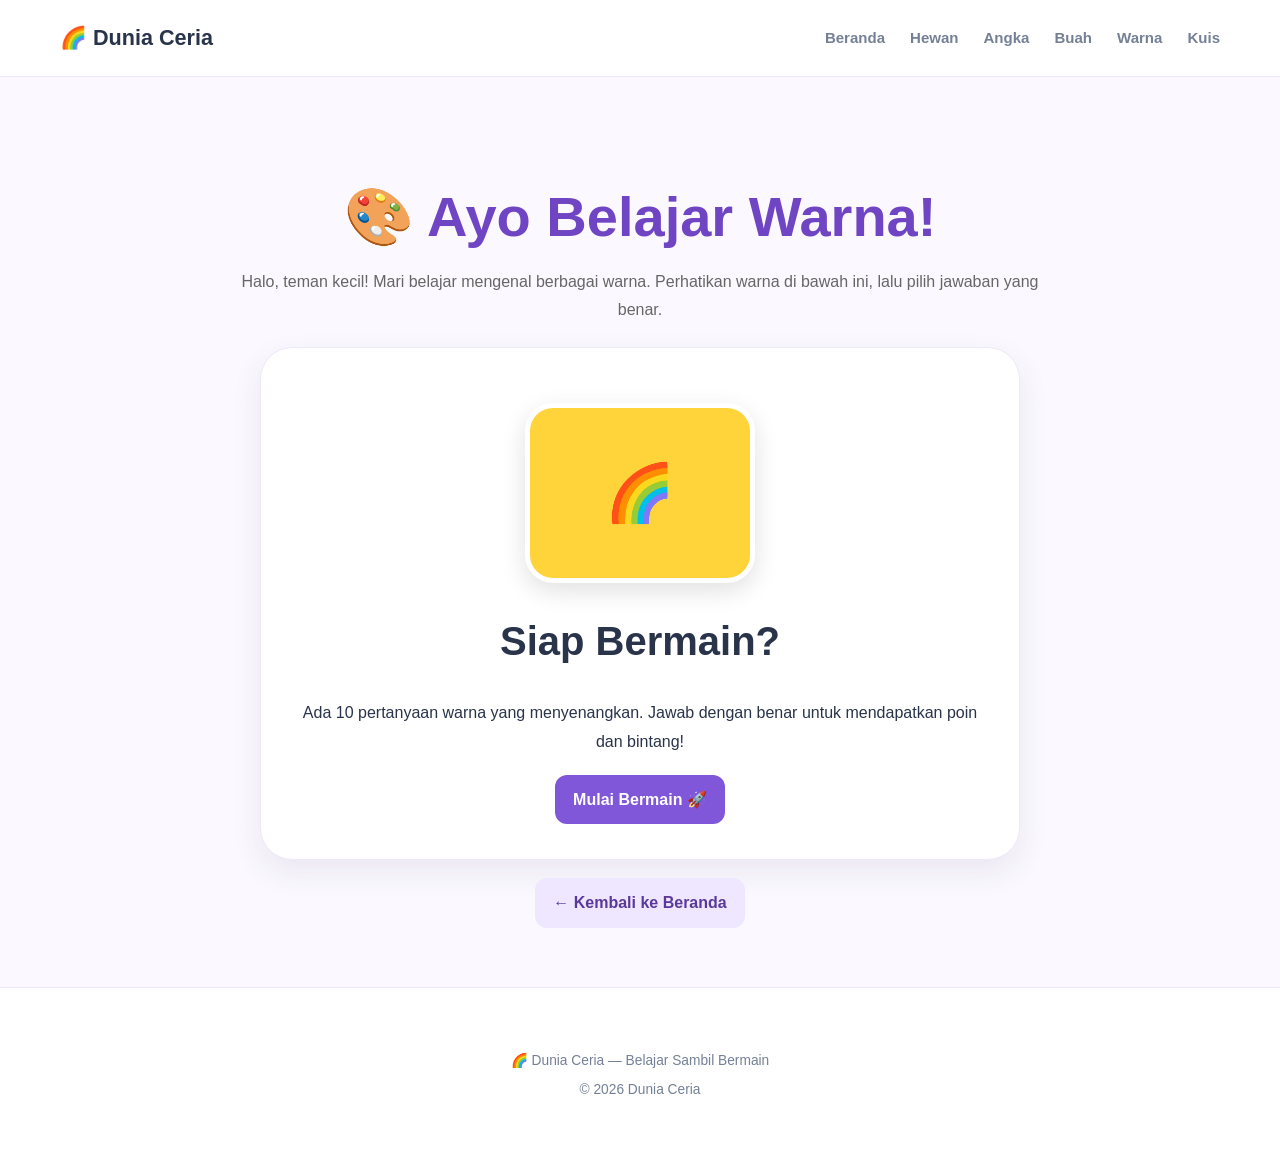
<file: warna.html>
<!DOCTYPE html>
<html lang="id">

<head>
    <meta charset="UTF-8">
    <meta name="viewport" content="width=device-width, initial-scale=1.0">
    <meta name="theme-color" content="#8057d8">
    <meta name="description" content="Belajar mengenal warna sambil bermain di Dunia Ceria.">
    <title>Belajar Warna - Dunia Ceria</title>

    <link rel="stylesheet" href="style.css">

    <style>
        .color-game {
            max-width: 850px;
            margin: 35px auto;
            padding: 24px;
        }

        .color-header {
            text-align: center;
            margin-bottom: 24px;
        }

        .color-header h1 {
            color: #7045c4;
            margin-bottom: 8px;
        }

        .color-header p {
            color: #666;
            line-height: 1.7;
        }

        .color-preview {
            width: min(230px, 65vw);
            height: 180px;
            margin: 20px auto;
            border: 5px solid white;
            border-radius: 28px;
            box-shadow: 0 8px 25px rgba(0, 0, 0, 0.12);
            display: flex;
            justify-content: center;
            align-items: center;
            font-size: 3.5rem;
            transition: transform 0.25s ease;
        }

        .color-preview:hover {
            transform: scale(1.04);
        }

        .color-question {
            text-align: center;
            font-size: 1.25rem;
            font-weight: bold;
            margin: 20px 0;
            color: #42345c;
        }

        .color-options {
            display: grid;
            grid-template-columns: repeat(2, minmax(0, 1fr));
            gap: 14px;
            margin: 24px 0;
        }

        .color-choice {
            min-height: 100px;
            border: 3px solid transparent;
            border-radius: 18px;
            padding: 14px;
            background: #f5f0ff;
            color: #493568;
            font-size: 1.05rem;
            font-weight: bold;
            cursor: pointer;
            transition: transform 0.2s, border-color 0.2s;
        }

        .color-choice:hover:not(:disabled) {
            transform: translateY(-3px);
            border-color: #b49ae9;
        }

        .color-choice:focus-visible,
        .action-button:focus-visible {
            outline: 3px solid #7045c4;
            outline-offset: 3px;
        }

        .color-choice:disabled {
            cursor: default;
            opacity: 0.9;
        }

        .choice-dot {
            display: block;
            width: 38px;
            height: 38px;
            margin: 0 auto 8px;
            border-radius: 50%;
            border: 2px solid rgba(0, 0, 0, 0.12);
        }

        .color-choice.correct {
            background: #e0f8e8;
            border-color: #39a765;
        }

        .color-choice.incorrect {
            background: #ffe5e5;
            border-color: #e16a6a;
        }

        .color-feedback {
            min-height: 48px;
            margin: 16px 0;
            padding: 12px;
            text-align: center;
            border-radius: 14px;
            font-weight: bold;
            line-height: 1.6;
        }

        .color-feedback.success {
            background: #e0f8e8;
            color: #176b39;
        }

        .color-feedback.error {
            background: #fff0d8;
            color: #86520c;
        }

        .color-feedback.neutral {
            background: #f1ecff;
            color: #6342a3;
        }

        .color-toolbar {
            display: flex;
            flex-wrap: wrap;
            gap: 10px;
            justify-content: center;
            margin-top: 18px;
        }

        .action-button {
            border: none;
            border-radius: 12px;
            padding: 12px 18px;
            background: #8057d8;
            color: white;
            font-size: 1rem;
            font-weight: bold;
            cursor: pointer;
            transition: opacity 0.2s, transform 0.2s;
        }

        .action-button:hover {
            opacity: 0.9;
            transform: translateY(-2px);
        }

        .action-button.secondary {
            background: #eee7ff;
            color: #5b399a;
        }

        .color-stats {
            display: grid;
            grid-template-columns: repeat(3, minmax(0, 1fr));
            gap: 10px;
            margin: 22px 0;
        }

        .stat-box {
            padding: 14px 8px;
            background: #f6f2ff;
            border-radius: 14px;
            text-align: center;
        }

        .stat-box span {
            display: block;
            color: #716580;
            font-size: 0.9rem;
            margin-bottom: 5px;
        }

        .stat-box strong {
            color: #7045c4;
            font-size: 1.3rem;
        }

        .color-progress {
            height: 12px;
            background: #e9e1f7;
            border-radius: 20px;
            overflow: hidden;
        }

        .color-progress-fill {
            width: 0;
            height: 100%;
            background: linear-gradient(90deg, #a78bfa, #8057d8);
            transition: width 0.3s ease;
        }

        .color-result {
            padding: 24px 12px;
            text-align: center;
        }

        .color-result h2 {
            color: #7045c4;
        }

        .result-stars {
            font-size: 2rem;
            letter-spacing: 5px;
            margin: 15px 0;
        }

        .hidden {
            display: none !important;
        }

        @media (max-width: 520px) {
            .color-game {
                margin: 18px auto;
                padding: 16px;
            }

            .color-preview {
                height: 150px;
            }

            .color-options {
                gap: 10px;
            }

            .color-choice {
                min-height: 90px;
                padding: 10px 5px;
                font-size: 0.95rem;
            }

            .color-stats {
                gap: 7px;
            }

            .stat-box {
                padding: 11px 4px;
            }

            .stat-box span {
                font-size: 0.8rem;
            }
        }

        @media (prefers-reduced-motion: reduce) {

            *,
            *::before,
            *::after {
                animation-duration: 0.01ms !important;
                transition-duration: 0.01ms !important;
            }
        }
    </style>
</head>

<body data-game="warna">

    <header class="navbar">
        <div class="container nav-inner">
            <a href="index.html" class="logo" aria-label="Kembali ke beranda Dunia Ceria">
                🌈 Dunia Ceria
            </a>

            <button class="menu-toggle" id="menuToggle" type="button" aria-label="Buka menu" aria-expanded="false"
                aria-controls="navLinks">
                ☰
            </button>

            <nav class="nav-links" id="navLinks" aria-label="Menu utama">
                <a href="index.html">Beranda</a>
                <a href="hewan.html">Hewan</a>
                <a href="angka.html">Angka</a>
                <a href="buah.html">Buah</a>
                <a href="warna.html" aria-current="page">Warna</a>
                <a href="kuis.html">Kuis</a>
            </nav>
        </div>
    </header>

    <main class="container color-game">

        <section class="color-header">
            <h1>🎨 Ayo Belajar Warna!</h1>
            <p>
                Halo, teman kecil! Mari belajar mengenal berbagai warna.
                Perhatikan warna di bawah ini, lalu pilih jawaban yang benar.
            </p>
        </section>

        <section class="game-panel" aria-label="Permainan mengenal warna">

            <div id="startScreen">
                <div class="color-preview" style="background:#FFD43B" aria-hidden="true">
                    🌈
                </div>

                <h2 style="text-align:center">Siap Bermain?</h2>
                <p style="text-align:center; line-height:1.8">
                    Ada 10 pertanyaan warna yang menyenangkan.
                    Jawab dengan benar untuk mendapatkan poin dan bintang!
                </p>

                <div class="color-toolbar">
                    <button class="action-button" id="startButton" type="button">
                        Mulai Bermain 🚀
                    </button>
                </div>
            </div>

            <div id="gameScreen" class="hidden">

                <div class="color-stats">
                    <div class="stat-box">
                        <span>Soal</span>
                        <strong id="questionNumber">1/10</strong>
                    </div>
                    <div class="stat-box">
                        <span>Skor</span>
                        <strong id="score">0</strong>
                    </div>
                    <div class="stat-box">
                        <span>Benar</span>
                        <strong id="correctCount">0</strong>
                    </div>
                </div>

                <div class="color-progress" role="progressbar" aria-label="Progres permainan" aria-valuemin="0"
                    aria-valuemax="10" aria-valuenow="0" id="progressContainer">
                    <div class="color-progress-fill" id="progressBar"></div>
                </div>

                <p id="progressText" style="text-align:center; margin-top:8px">
                    0 dari 10 soal selesai
                </p>

                <h2 class="color-question" id="questionText">
                    Apa nama warna ini?
                </h2>

                <div class="color-preview" id="questionImage" role="img" aria-label="Warna yang harus ditebak"
                    style="background:#E53935"></div>

                <div class="color-options" id="options"></div>

                <div class="color-feedback neutral" id="feedback" role="status" aria-live="polite">
                    Pilih jawaban yang menurutmu benar!
                </div>

                <div id="hintBox" class="color-feedback neutral hidden">
                    <span id="hintText"></span>
                </div>

                <div class="color-toolbar">
                    <button class="action-button secondary" id="hintButton" type="button">
                        💡 Petunjuk
                    </button>

                    <button class="action-button secondary" id="soundButton" type="button" aria-pressed="false">
                        🔊 Suara
                    </button>

                    <button class="action-button hidden" id="nextButton" type="button">
                        Soal Berikutnya ➜
                    </button>
                </div>

            </div>

            <div id="resultScreen" class="color-result hidden">
                <div style="font-size:4rem" id="resultEmoji" aria-hidden="true">
                    🏆
                </div>

                <h2>Permainan Selesai!</h2>

                <p id="resultMessage">
                    Hebat! Kamu sudah menyelesaikan permainan warna.
                </p>

                <div class="result-stars" id="resultStars" aria-label="Bintang hasil">
                    ⭐⭐⭐
                </div>

                <div class="color-stats">
                    <div class="stat-box">
                        <span>Total Skor</span>
                        <strong id="resultScore">0</strong>
                    </div>
                    <div class="stat-box">
                        <span>Jawaban Benar</span>
                        <strong id="resultCorrect">0/10</strong>
                    </div>
                    <div class="stat-box">
                        <span>Nilai</span>
                        <strong id="resultPercentage">0%</strong>
                    </div>
                </div>

                <p id="bestScoreText" style="font-weight:bold;color:#7045c4"></p>

                <div class="color-toolbar">
                    <button class="action-button" id="restartButton" type="button">
                        🔄 Main Lagi
                    </button>

                    <a href="index.html" class="action-button secondary"
                        style="text-decoration:none;display:inline-flex;align-items:center">
                        🏠 Beranda
                    </a>
                </div>
            </div>

        </section>

        <div class="color-toolbar">
            <a href="index.html" class="action-button secondary" style="text-decoration:none">
                ← Kembali ke Beranda
            </a>
        </div>

    </main>

    <footer class="footer">
        <div class="container" style="text-align:center;padding:20px">
            <p>🌈 Dunia Ceria — Belajar Sambil Bermain</p>
            <p>© <span id="currentYear"></span> Dunia Ceria</p>
        </div>
    </footer>

    <script>
        (() => {
            "use strict";

            const colors = [
                {
                    name: "Merah",
                    hex: "#E53935",
                    hint: "Warna ini seperti buah tomat dan stroberi.",
                    emoji: "🍓"
                },
                {
                    name: "Biru",
                    hex: "#1E88E5",
                    hint: "Warna ini seperti langit cerah.",
                    emoji: "☁️"
                },
                {
                    name: "Kuning",
                    hex: "#FDD835",
                    hint: "Warna ini seperti matahari.",
                    emoji: "☀️"
                },
                {
                    name: "Hijau",
                    hex: "#43A047",
                    hint: "Warna ini seperti daun dan rumput.",
                    emoji: "🌿"
                },
                {
                    name: "Ungu",
                    hex: "#8E24AA",
                    hint: "Warna ini seperti bunga lavender.",
                    emoji: "🌸"
                },
                {
                    name: "Jingga",
                    hex: "#FB8C00",
                    hint: "Warna ini seperti buah jeruk.",
                    emoji: "🍊"
                },
                {
                    name: "Merah Muda",
                    hex: "#F48FB1",
                    hint: "Warna ini sering terlihat pada bunga mawar muda.",
                    emoji: "🌷"
                },
                {
                    name: "Cokelat",
                    hex: "#795548",
                    hint: "Warna ini seperti batang pohon dan tanah.",
                    emoji: "🌳"
                },
                {
                    name: "Hitam",
                    hex: "#212121",
                    hint: "Warna ini seperti langit malam yang gelap.",
                    emoji: "🌃"
                },
                {
                    name: "Putih",
                    hex: "#FFFFFF",
                    hint: "Warna ini seperti kapas yang bersih.",
                    emoji: "☁️"
                }
            ];

            const $ = (id) => document.getElementById(id);

            const elements = {
                startScreen: $("startScreen"),
                gameScreen: $("gameScreen"),
                resultScreen: $("resultScreen"),
                startButton: $("startButton"),
                restartButton: $("restartButton"),
                nextButton: $("nextButton"),
                questionNumber: $("questionNumber"),
                questionText: $("questionText"),
                questionImage: $("questionImage"),
                options: $("options"),
                feedback: $("feedback"),
                hintBox: $("hintBox"),
                hintText: $("hintText"),
                hintButton: $("hintButton"),
                soundButton: $("soundButton"),
                score: $("score"),
                correctCount: $("correctCount"),
                progressBar: $("progressBar"),
                progressText: $("progressText"),
                progressContainer: $("progressContainer"),
                resultEmoji: $("resultEmoji"),
                resultMessage: $("resultMessage"),
                resultScore: $("resultScore"),
                resultCorrect: $("resultCorrect"),
                resultPercentage: $("resultPercentage"),
                resultStars: $("resultStars"),
                bestScoreText: $("bestScoreText"),
                currentYear: $("currentYear")
            };

            let questions = [];
            let questionIndex = 0;
            let score = 0;
            let correctCount = 0;
            let answered = false;
            let hintUsed = false;
            let soundEnabled = true;
            let audioContext = null;

            const totalQuestions = 10;
            const storageKey = "duniaCeriaWarnaBestScore";

            function shuffle(items) {
                const result = [...items];

                for (let i = result.length - 1; i > 0; i--) {
                    const j = Math.floor(Math.random() * (i + 1));
                    [result[i], result[j]] = [result[j], result[i]];
                }

                return result;
            }

            function getBestScore() {
                try {
                    return Number(localStorage.getItem(storageKey)) || 0;
                } catch {
                    return 0;
                }
            }

            function saveBestScore(value) {
                try {
                    localStorage.setItem(storageKey, String(value));
                } catch {
                    // Permainan tetap berjalan jika penyimpanan tidak tersedia.
                }
            }

            function playTone(frequency = 550, duration = 0.12) {
                if (!soundEnabled) return;

                try {
                    const AudioContextClass =
                        window.AudioContext || window.webkitAudioContext;

                    if (!AudioContextClass) return;

                    if (!audioContext) {
                        audioContext = new AudioContextClass();
                    }

                    if (audioContext.state === "suspended") {
                        audioContext.resume();
                    }

                    const oscillator = audioContext.createOscillator();
                    const gain = audioContext.createGain();

                    oscillator.type = "sine";
                    oscillator.frequency.value = frequency;
                    gain.gain.value = 0.07;

                    oscillator.connect(gain);
                    gain.connect(audioContext.destination);

                    oscillator.start();
                    gain.gain.exponentialRampToValueAtTime(
                        0.001,
                        audioContext.currentTime + duration
                    );
                    oscillator.stop(audioContext.currentTime + duration);
                } catch {
                    // Suara tidak wajib agar permainan tetap berfungsi.
                }
            }

            function speak(text) {
                if (!soundEnabled || !("speechSynthesis" in window)) return;

                try {
                    window.speechSynthesis.cancel();

                    const utterance = new SpeechSynthesisUtterance(text);
                    utterance.lang = "id-ID";
                    utterance.rate = 0.85;
                    utterance.pitch = 1.1;

                    window.speechSynthesis.speak(utterance);
                } catch {
                    // Permainan tetap dapat digunakan tanpa suara pengucapan.
                }
            }

            function setFeedback(message, type = "neutral") {
                elements.feedback.textContent = message;
                elements.feedback.className = "color-feedback " + type;
            }

            function updateProgress() {
                const completed = questionIndex + (answered ? 1 : 0);
                const percentage = (completed / totalQuestions) * 100;

                elements.progressBar.style.width = percentage + "%";
                elements.progressText.textContent =
                    completed + " dari " + totalQuestions + " soal selesai";

                elements.progressContainer.setAttribute(
                    "aria-valuenow",
                    String(completed)
                );
            }

            function startGame() {
                questions = shuffle(colors).slice(0, totalQuestions).map((color) => {
                    const wrongAnswers = shuffle(
                        colors.filter((item) => item.name !== color.name)
                    ).slice(0, 3);

                    return {
                        answer: color,
                        options: shuffle([color, ...wrongAnswers])
                    };
                });

                questionIndex = 0;
                score = 0;
                correctCount = 0;
                answered = false;
                hintUsed = false;

                elements.startScreen.classList.add("hidden");
                elements.resultScreen.classList.add("hidden");
                elements.gameScreen.classList.remove("hidden");

                elements.score.textContent = "0";
                elements.correctCount.textContent = "0";

                renderQuestion();
            }

            function renderQuestion() {
                const current = questions[questionIndex];

                if (!current) {
                    showResult();
                    return;
                }

                answered = false;
                hintUsed = false;

                elements.questionNumber.textContent =
                    (questionIndex + 1) + "/" + totalQuestions;

                elements.questionText.textContent = "Apa nama warna ini?";

                elements.questionImage.style.backgroundColor = current.answer.hex;
                elements.questionImage.textContent = "";
                elements.questionImage.setAttribute(
                    "aria-label",
                    "Tebak warna yang ditampilkan"
                );

                // Beri garis pembatas agar warna putih tetap terlihat.
                elements.questionImage.style.border =
                    current.answer.name === "Putih"
                        ? "5px solid #d8d0e5"
                        : "5px solid white";

                elements.options.innerHTML = "";

                current.options.forEach((color) => {
                    const button = document.createElement("button");
                    button.type = "button";
                    button.className = "color-choice";
                    button.dataset.color = color.name;
                    button.setAttribute("aria-label", "Pilih warna " + color.name);

                    const dot = document.createElement("span");
                    dot.className = "choice-dot";
                    dot.style.backgroundColor = color.hex;

                    if (color.name === "Putih") {
                        dot.style.border = "2px solid #bdb4cb";
                    }

                    const label = document.createElement("span");
                    label.textContent = color.name;

                    button.append(dot, label);
                    button.addEventListener("click", () => checkAnswer(color.name));

                    elements.options.appendChild(button);
                });

                elements.hintBox.classList.add("hidden");
                elements.hintText.textContent = "";
                elements.hintButton.disabled = false;
                elements.hintButton.classList.remove("hidden");
                elements.nextButton.classList.add("hidden");

                setFeedback("Pilih nama warna yang benar! 🎨");
                updateProgress();
            }

            function checkAnswer(selectedName) {
                if (answered) return;

                answered = true;

                const current = questions[questionIndex];
                const isCorrect = selectedName === current.answer.name;
                const buttons = elements.options.querySelectorAll("button");

                buttons.forEach((button) => {
                    button.disabled = true;

                    if (button.dataset.color === current.answer.name) {
                        button.classList.add("correct");
                    } else if (button.dataset.color === selectedName) {
                        button.classList.add("incorrect");
                    }
                });

                if (isCorrect) {
                    correctCount++;
                    score += hintUsed ? 5 : 10;

                    setFeedback("Hebat! Benar, ini warna " +
                        current.answer.name + "! 🎉", "success");

                    playTone(700, 0.14);
                    speak("Hebat! Benar, warna " + current.answer.name);
                } else {
                    setFeedback(
                        "Belum tepat. Jawabannya " + current.answer.name +
                        ". Ayo terus belajar! 💪",
                        "error"
                    );

                    playTone(260, 0.18);
                }

                elements.score.textContent = String(score);
                elements.correctCount.textContent = String(correctCount);

                elements.hintButton.disabled = true;
                elements.nextButton.classList.remove("hidden");

                elements.nextButton.textContent =
                    questionIndex === totalQuestions - 1
                        ? "Lihat Hasil 🏆"
                        : "Soal Berikutnya ➜";

                updateProgress();
            }

            function showHint() {
                if (answered || hintUsed) return;

                hintUsed = true;

                const current = questions[questionIndex];

                elements.hintText.textContent = current.answer.hint;
                elements.hintBox.classList.remove("hidden");
                elements.hintButton.disabled = true;

                setFeedback("Gunakan petunjuk untuk menemukan jawabannya!");
                speak(current.answer.hint);
            }

            function nextQuestion() {
                if (!answered) return;

                questionIndex++;

                if (questionIndex >= totalQuestions) {
                    showResult();
                } else {
                    renderQuestion();
                }
            }

            function showResult() {
                elements.gameScreen.classList.add("hidden");
                elements.resultScreen.classList.remove("hidden");

                const percentage = Math.round(
                    (correctCount / totalQuestions) * 100
                );

                let stars = 1;
                let message = "Bagus! Terus berlatih mengenal warna, ya!";
                let emoji = "🌟";

                if (percentage >= 90) {
                    stars = 3;
                    message = "Luar biasa! Kamu hebat mengenal warna!";
                    emoji = "🏆";
                } else if (percentage >= 60) {
                    stars = 2;
                    message = "Hebat! Kamu sudah semakin pintar!";
                    emoji = "🎉";
                }

                elements.resultEmoji.textContent = emoji;
                elements.resultMessage.textContent = message;
                elements.resultScore.textContent = String(score);
                elements.resultCorrect.textContent =
                    correctCount + "/" + totalQuestions;
                elements.resultPercentage.textContent = percentage + "%";
                elements.resultStars.textContent = "⭐".repeat(stars);

                elements.resultStars.setAttribute(
                    "aria-label",
                    stars + " dari 3 bintang"
                );

                const best = Math.max(getBestScore(), score);
                saveBestScore(best);

                elements.bestScoreText.textContent =
                    "🏅 Skor terbaik kamu: " + best;

                updateProgress();
                speak(message);
            }

            function toggleSound() {
                soundEnabled = !soundEnabled;

                elements.soundButton.textContent = soundEnabled
                    ? "🔊 Suara: Aktif"
                    : "🔇 Suara: Mati";

                elements.soundButton.setAttribute(
                    "aria-pressed",
                    String(soundEnabled)
                );

                if (!soundEnabled && "speechSynthesis" in window) {
                    window.speechSynthesis.cancel();
                } else {
                    playTone(600, 0.1);
                }
            }

            elements.startButton.addEventListener("click", startGame);
            elements.restartButton.addEventListener("click", startGame);
            elements.nextButton.addEventListener("click", nextQuestion);
            elements.hintButton.addEventListener("click", showHint);
            elements.soundButton.addEventListener("click", toggleSound);

            elements.currentYear.textContent = String(new Date().getFullYear());

            // Menu navigasi untuk layar HP.
            const menuToggle = $("menuToggle");
            const navLinks = $("navLinks");

            if (menuToggle && navLinks) {
                menuToggle.addEventListener("click", () => {
                    const isOpen = navLinks.classList.toggle("open");

                    menuToggle.setAttribute("aria-expanded", String(isOpen));
                    menuToggle.setAttribute(
                        "aria-label",
                        isOpen ? "Tutup menu" : "Buka menu"
                    );
                });
            }
        })();
    </script>

</body>

</html>
</file>
<file: style.css>
/* ==================================================
   DUNIA CERIA
   File: style.css
   Tema: Website permainan edukasi anak usia 4–8 tahun
   ================================================== */

/* 1. VARIABEL WARNA */

:root {
    --primary: #8064e8;
    --primary-dark: #6245c5;
    --primary-light: #eee8ff;

    --pink: #ff8db2;
    --pink-light: #ffe4ed;

    --orange: #ffad66;
    --orange-light: #fff0df;

    --yellow: #ffdc73;
    --yellow-light: #fff7d6;

    --green: #66cfa7;
    --green-dark: #24845f;
    --green-light: #e2f8ed;

    --blue: #7ec8f8;
    --blue-light: #e5f5ff;

    --text: #29334a;
    --text-secondary: #758096;

    --background: #fbf9ff;
    --surface: #ffffff;
    --border: #eee8f8;

    --shadow-sm: 0 5px 15px rgba(54, 47, 85, 0.06);
    --shadow-md: 0 12px 30px rgba(54, 47, 85, 0.09);
    --shadow-lg: 0 18px 45px rgba(54, 47, 85, 0.13);

    --radius-sm: 12px;
    --radius-md: 18px;
    --radius-lg: 25px;
    --radius-xl: 32px;

    --transition: 0.25s ease;
}

/* 2. RESET DAN DASAR */

* {
    box-sizing: border-box;
}

html {
    scroll-behavior: smooth;
    scroll-padding-top: 85px;
}

body {
    margin: 0;
    padding: 0;
    min-height: 100vh;

    color: var(--text);
    background: var(--background);

    font-family: "Trebuchet MS", Arial, sans-serif;
    font-size: 16px;
    line-height: 1.6;

    overflow-x: hidden;
}

img {
    display: block;
    max-width: 100%;
    height: auto;
}

button,
input,
select,
textarea {
    font: inherit;
}

button {
    cursor: pointer;
}

a {
    color: inherit;
    text-decoration: none;
}

button:focus-visible,
a:focus-visible,
input:focus-visible,
select:focus-visible,
textarea:focus-visible {
    outline: 3px solid var(--primary);
    outline-offset: 4px;
}

::selection {
    color: white;
    background: var(--primary);
}

/* 3. CONTAINER */

.container {
    width: min(1160px, calc(100% - 36px));
    margin-right: auto;
    margin-left: auto;
}

.page-container {
    width: min(1100px, calc(100% - 36px));
    margin: 0 auto;
}

/* 4. JUDUL DAN TEKS */

h1,
h2,
h3,
h4,
h5,
h6 {
    color: var(--text);
    line-height: 1.25;
    overflow-wrap: break-word;
}

h1 {
    font-size: clamp(2rem, 5vw, 3.5rem);
}

h2 {
    font-size: clamp(1.6rem, 4vw, 2.5rem);
}

p {
    overflow-wrap: break-word;
}

.text-muted {
    color: var(--text-secondary);
}

.text-center {
    text-align: center;
}

.text-primary {
    color: var(--primary-dark);
}

.text-success {
    color: var(--green-dark);
}

.text-danger {
    color: #d94365;
}

/* 5. TOMBOL UMUM */

.btn {
    display: inline-flex;
    align-items: center;
    justify-content: center;
    gap: 9px;

    min-height: 46px;
    padding: 12px 20px;

    border: 0;
    border-radius: 14px;

    font-weight: 800;
    text-align: center;

    transition:
        background var(--transition),
        color var(--transition),
        transform var(--transition),
        box-shadow var(--transition);
}

.btn:hover {
    transform: translateY(-2px);
}

.btn:active {
    transform: translateY(0);
}

.btn-primary {
    color: white;
    background: var(--primary);
    box-shadow: 0 6px 15px rgba(128, 100, 232, 0.22);
}

.btn-primary:hover {
    color: white;
    background: var(--primary-dark);
}

.btn-secondary {
    color: var(--primary-dark);
    background: var(--primary-light);
}

.btn-secondary:hover {
    background: #dfd5ff;
}

.btn-success {
    color: white;
    background: var(--green-dark);
}

.btn-success:hover {
    background: #176b4b;
}

.btn-warning {
    color: #664700;
    background: var(--yellow);
}

.btn-danger {
    color: white;
    background: #e85d75;
}

.btn-danger:hover {
    background: #cf3f59;
}

.btn-light {
    color: var(--text);
    background: white;
    border: 1px solid var(--border);
}

.btn-light:hover {
    background: #f7f4ff;
}

.btn-block {
    display: flex;
    width: 100%;
}

.btn:disabled {
    opacity: 0.55;
    cursor: not-allowed;
    transform: none;
    box-shadow: none;
}

/* 6. NAVBAR UMUM */

.navbar {
    position: sticky;
    top: 0;
    z-index: 1000;

    background: rgba(255, 255, 255, 0.95);
    border-bottom: 1px solid var(--border);

    backdrop-filter: blur(14px);
    -webkit-backdrop-filter: blur(14px);
}

.nav-inner {
    min-height: 76px;

    display: flex;
    align-items: center;
    justify-content: space-between;
    gap: 20px;
}

.logo {
    display: inline-flex;
    align-items: center;
    gap: 10px;

    font-size: 1.35rem;
    font-weight: 900;
}

.logo-icon {
    width: 44px;
    height: 44px;

    display: grid;
    place-items: center;

    background: var(--primary-light);
    border-radius: 15px;

    font-size: 1.5rem;
}

.logo-text span {
    color: var(--primary-dark);
}

.nav-links {
    display: flex;
    align-items: center;
    gap: 25px;
}

.nav-links a {
    color: var(--text-secondary);
    font-size: 0.94rem;
    font-weight: 800;

    transition: color var(--transition);
}

.nav-links a:hover,
.nav-links a.active {
    color: var(--primary-dark);
}

.nav-links .nav-play {
    padding: 11px 18px;
    color: white;
    background: var(--primary);
    border-radius: 13px;
}

.nav-links .nav-play:hover {
    color: white;
    background: var(--primary-dark);
}

.menu-toggle {
    display: none;

    width: 44px;
    height: 44px;

    border: 1px solid var(--border);
    border-radius: 13px;

    color: var(--text);
    background: white;

    font-size: 1.35rem;
}

/* 7. HERO DAN HEADER HALAMAN */

.hero {
    position: relative;
    padding: 75px 0 65px;
    overflow: hidden;

    background:
        radial-gradient(circle at 8% 15%, #e8e0ff 0, transparent 27%),
        radial-gradient(circle at 92% 70%, #ffe8d6 0, transparent 26%),
        linear-gradient(135deg, #faf7ff, #fff9f1);
}

.hero-grid {
    display: grid;
    grid-template-columns: 1.08fr 0.92fr;
    align-items: center;
    gap: 40px;
}

.hero-badge,
.section-label,
.badge {
    display: inline-flex;
    align-items: center;
    justify-content: center;
    gap: 7px;

    padding: 8px 13px;

    color: var(--primary-dark);
    background: var(--primary-light);

    border-radius: 50px;
    font-size: 0.82rem;
    font-weight: 900;
}

.hero h1 {
    margin: 20px 0;
    font-size: clamp(2.5rem, 5.5vw, 4.4rem);
    line-height: 1.1;
    letter-spacing: -1.5px;
}

.hero h1 .highlight {
    color: var(--primary-dark);
}

.hero-description {
    max-width: 580px;
    color: var(--text-secondary);
    font-size: 1.03rem;
    line-height: 1.85;
}

.hero-actions {
    display: flex;
    flex-wrap: wrap;
    align-items: center;
    gap: 13px;
    margin-top: 25px;
}

.hero-visual {
    min-height: 350px;

    display: grid;
    place-items: center;

    position: relative;
}

.visual-circle {
    width: min(350px, 90%);
    aspect-ratio: 1;

    display: grid;
    place-items: center;

    background: linear-gradient(145deg, #e9e0ff, #ffe6cf);
    border: 9px solid rgba(255, 255, 255, 0.8);
    border-radius: 50%;

    box-shadow: var(--shadow-lg);
}

.visual-inner {
    width: 82%;
    aspect-ratio: 1;

    display: grid;
    place-items: center;

    border-radius: 50%;
    background: rgba(255, 255, 255, 0.55);

    font-size: clamp(6rem, 12vw, 9rem);
}

.floating-item {
    position: absolute;

    display: grid;
    place-items: center;

    width: 65px;
    height: 65px;

    background: white;
    border-radius: 21px;

    box-shadow: var(--shadow-md);
    font-size: 1.9rem;

    animation: float 3.5s ease-in-out infinite;
}

.float-one {
    top: 25px;
    left: 7%;
}

.float-two {
    top: 55px;
    right: 4%;
    animation-delay: 0.5s;
}

.float-three {
    bottom: 25px;
    left: 4%;
    animation-delay: 1s;
}

.float-four {
    bottom: 25px;
    right: 5%;
    animation-delay: 1.4s;
}

@keyframes float {

    0%,
    100% {
        transform: translateY(0);
    }

    50% {
        transform: translateY(-10px);
    }
}

/* 8. SECTION */

.section {
    padding: 80px 0;
}

.section-heading {
    max-width: 700px;
    margin: 0 auto 38px;
    text-align: center;
}

.section-heading h2 {
    margin: 12px 0;
    font-size: clamp(1.8rem, 4vw, 2.7rem);
}

.section-heading p {
    color: var(--text-secondary);
    line-height: 1.8;
}

/* 9. KARTU */

.card {
    padding: 23px;

    background: var(--surface);
    border: 1px solid var(--border);
    border-radius: var(--radius-lg);

    box-shadow: var(--shadow-sm);

    transition:
        transform var(--transition),
        box-shadow var(--transition);
}

.card:hover {
    transform: translateY(-4px);
    box-shadow: var(--shadow-md);
}

.card h3 {
    margin-top: 0;
}

.card p {
    color: var(--text-secondary);
}

/* 10. GRID PERMAINAN */

.games-section {
    background: white;
}

.games-grid {
    display: grid;
    grid-template-columns: repeat(3, minmax(0, 1fr));
    gap: 22px;
}

.game-card {
    display: flex;
    flex-direction: column;

    min-width: 0;
    padding: 22px;

    background: white;
    border: 1px solid var(--border);
    border-radius: var(--radius-lg);

    box-shadow: var(--shadow-sm);

    transition:
        transform var(--transition),
        box-shadow var(--transition);
}

.game-card:hover {
    transform: translateY(-6px);
    box-shadow: var(--shadow-md);
}

.game-art {
    min-height: 140px;

    display: grid;
    place-items: center;

    position: relative;
    overflow: hidden;

    margin-bottom: 18px;
    border-radius: 20px;
}

.game-art::before {
    content: "";
    position: absolute;
    top: -25px;
    right: -15px;

    width: 95px;
    height: 95px;

    background: rgba(255, 255, 255, 0.3);
    border-radius: 50%;
}

.game-art .big-emoji {
    position: relative;
    z-index: 1;

    font-size: 4.5rem;

    transition: transform var(--transition);
}

.game-card:hover .big-emoji {
    transform: scale(1.1) rotate(-4deg);
}

.art-animals {
    background: #e3f7e9;
}

.art-numbers {
    background: #e8e2ff;
}

.art-fruits {
    background: #ffe9d7;
}

.art-colors {
    background: #ffe1ec;
}

.art-quiz {
    background: #dff3ff;
}

.game-tag {
    align-self: flex-start;

    display: inline-block;

    margin-bottom: 10px;
    padding: 6px 10px;

    color: var(--primary-dark);
    background: var(--primary-light);

    border-radius: 50px;
    font-size: 0.76rem;
    font-weight: 900;
}

.game-card h3 {
    margin: 0 0 9px;
    font-size: 1.2rem;
}

.game-card p {
    flex: 1;

    margin: 0 0 18px;

    color: var(--text-secondary);
    font-size: 0.91rem;
    line-height: 1.75;
}

.game-link {
    display: flex;
    align-items: center;
    justify-content: space-between;
    gap: 10px;

    padding: 13px 15px;

    color: white;
    background: var(--primary);

    border-radius: 14px;
    font-weight: 900;

    transition: background var(--transition);
}

.game-link:hover {
    color: white;
    background: var(--primary-dark);
}

/* 11. INFORMASI SINGKAT */

.quick-info {
    padding: 30px 0;
    background: white;
}

.info-grid {
    display: grid;
    grid-template-columns: repeat(3, minmax(0, 1fr));
    gap: 16px;
}

.info-card {
    display: flex;
    align-items: center;
    gap: 14px;

    padding: 18px;

    background: white;
    border: 1px solid var(--border);
    border-radius: 19px;
}

.info-icon {
    flex: 0 0 52px;

    width: 52px;
    height: 52px;

    display: grid;
    place-items: center;

    border-radius: 17px;
    font-size: 1.6rem;
}

.info-icon.purple {
    background: var(--primary-light);
}

.info-icon.orange {
    background: var(--orange-light);
}

.info-icon.green {
    background: var(--green-light);
}

.info-card h3 {
    margin: 0 0 5px;
    font-size: 0.98rem;
}

.info-card p {
    margin: 0;
    color: var(--text-secondary);
    font-size: 0.84rem;
}

/* 12. BAGIAN MANFAAT */

.learning-section {
    background:
        radial-gradient(circle at 95% 15%, #fff0dc 0, transparent 24%),
        radial-gradient(circle at 5% 90%, #e9e2ff 0, transparent 25%),
        #faf8ff;
}

.learning-grid {
    display: grid;
    grid-template-columns: 0.9fr 1.1fr;
    align-items: center;
    gap: 50px;
}

.learning-visual {
    position: relative;
    min-height: 330px;

    display: grid;
    place-items: center;
}

.learning-circle {
    width: min(320px, 90%);
    aspect-ratio: 1;

    display: grid;
    place-items: center;

    background: linear-gradient(145deg, #e7dfff, #ffe7d5);
    border-radius: 40% 60% 55% 45% / 45% 40% 60% 55%;

    font-size: 8rem;
}

.learning-sticker {
    position: absolute;
    padding: 12px 15px;

    background: white;
    border-radius: 16px;

    box-shadow: var(--shadow-md);
    font-weight: 900;
}

.sticker-one {
    top: 25px;
    right: 0;
}

.sticker-two {
    bottom: 25px;
    left: 0;
}

.learning-copy h2 {
    margin: 12px 0 16px;
    font-size: clamp(2rem, 4vw, 2.7rem);
}

.learning-copy>p {
    color: var(--text-secondary);
    line-height: 1.85;
}

.benefit-list {
    display: grid;
    gap: 17px;
    margin-top: 23px;
}

.benefit {
    display: flex;
    align-items: flex-start;
    gap: 13px;
}

.check-icon {
    flex: 0 0 31px;

    width: 31px;
    height: 31px;

    display: grid;
    place-items: center;

    color: var(--green-dark);
    background: var(--green-light);

    border-radius: 11px;
    font-weight: 900;
}

.benefit h3 {
    margin: 2px 0 5px;
    font-size: 1rem;
}

.benefit p {
    margin: 0;
    color: var(--text-secondary);
    font-size: 0.9rem;
}

/* 13. KARTU AJAKAN */

.cta-section {
    padding: 20px 0 80px;
    background: #faf8ff;
}

.cta-card {
    display: grid;
    grid-template-columns: 1fr auto;
    align-items: center;
    gap: 25px;

    position: relative;
    overflow: hidden;

    padding: clamp(28px, 5vw, 48px);

    color: white;
    background: linear-gradient(125deg, #8f74f0, #6245c5);

    border-radius: 30px;
    box-shadow: 0 18px 45px rgba(98, 69, 197, 0.2);
}

.cta-card h2 {
    margin: 0 0 12px;
    color: white;
}

.cta-card p {
    max-width: 650px;
    margin: 0;
    color: #eee8ff;
}

.cta-card .btn {
    color: var(--primary-dark);
    background: white;
}

/* 14. FOOTER */

.footer {
    padding: 35px 0;
    background: white;
    border-top: 1px solid var(--border);
}

.footer-inner {
    display: flex;
    align-items: center;
    justify-content: space-between;
    flex-wrap: wrap;
    gap: 20px;
}

.footer-brand {
    font-size: 1.1rem;
    font-weight: 900;
}

.footer-brand span {
    color: var(--primary-dark);
}

.footer p {
    margin: 7px 0 0;
    color: var(--text-secondary);
    font-size: 0.86rem;
}

.footer-links {
    display: flex;
    flex-wrap: wrap;
    gap: 18px;
}

.footer-links a {
    color: var(--text-secondary);
    font-size: 0.88rem;
    font-weight: 800;
}

.footer-links a:hover {
    color: var(--primary-dark);
}

.copyright {
    width: 100%;
    padding-top: 18px;
    margin-top: 8px;

    border-top: 1px solid var(--border);

    color: var(--text-secondary);
    text-align: center;
    font-size: 0.82rem;
}

/* 15. HALAMAN PERMAINAN */

.game-page {
    min-height: 100vh;
    padding: 35px 0 60px;

    background:
        radial-gradient(circle at 10% 5%, #eee8ff 0, transparent 25%),
        radial-gradient(circle at 95% 90%, #ffe9d7 0, transparent 25%),
        var(--background);
}

.game-header {
    text-align: center;
    margin-bottom: 28px;
}

.game-header h1 {
    margin: 10px 0;
}

.game-header p {
    color: var(--text-secondary);
}

.back-link {
    display: inline-flex;
    align-items: center;
    gap: 8px;

    margin-bottom: 18px;

    color: var(--primary-dark);
    font-weight: 900;
}

.back-link:hover {
    text-decoration: underline;
}

.game-panel {
    width: min(760px, 100%);
    margin: 0 auto;
    padding: clamp(20px, 4vw, 35px);

    background: white;
    border: 1px solid var(--border);
    border-radius: var(--radius-xl);

    box-shadow: var(--shadow-md);
}

.game-question {
    margin: 18px 0;
    font-size: clamp(1.3rem, 4vw, 2rem);
    text-align: center;
}

.game-instruction {
    color: var(--text-secondary);
    text-align: center;
}

.game-illustration {
    display: grid;
    place-items: center;

    min-height: 180px;
    margin: 20px 0;

    background: linear-gradient(135deg, #f2edff, #fff1e4);
    border-radius: 23px;

    font-size: clamp(5rem, 15vw, 8rem);
}

.game-options {
    display: grid;
    grid-template-columns: repeat(2, minmax(0, 1fr));
    gap: 13px;
    margin: 25px 0;
}

.game-option {
    min-height: 65px;
    padding: 15px;

    color: var(--text);
    background: #faf8ff;

    border: 2px solid var(--border);
    border-radius: 16px;

    font-size: 1rem;
    font-weight: 800;

    transition:
        border-color var(--transition),
        background var(--transition),
        transform var(--transition);
}

.game-option:hover:not(:disabled) {
    border-color: var(--primary);
    background: var(--primary-light);
    transform: translateY(-2px);
}

.game-option.correct {
    color: #176b4b;
    background: #e2f8ed;
    border-color: #66cfa7;
}

.game-option.wrong {
    color: #a32f49;
    background: #ffe4e9;
    border-color: #ff8ba2;
}

.game-option:disabled {
    cursor: default;
}

.game-feedback {
    min-height: 30px;
    margin: 15px 0;
    text-align: center;
    font-weight: 900;
}

.game-controls {
    display: flex;
    justify-content: center;
    flex-wrap: wrap;
    gap: 12px;
    margin-top: 22px;
}

/* 16. SKOR DAN PROGRES */

.game-stats {
    display: grid;
    grid-template-columns: repeat(3, minmax(0, 1fr));
    gap: 12px;
    margin-bottom: 23px;
}

.stat-card {
    padding: 15px 10px;

    text-align: center;

    background: #faf8ff;
    border: 1px solid var(--border);
    border-radius: 16px;
}

.stat-card .stat-value {
    display: block;
    color: var(--primary-dark);
    font-size: 1.35rem;
    font-weight: 900;
}

.stat-card .stat-label {
    color: var(--text-secondary);
    font-size: 0.8rem;
}

.progress-track {
    width: 100%;
    height: 12px;

    overflow: hidden;

    background: #eee9f8;
    border-radius: 50px;
}

.progress-fill {
    width: 0;
    height: 100%;

    background: linear-gradient(90deg, #9d85ff, #6d50d9);
    border-radius: inherit;

    transition: width 0.35s ease;
}

/* 17. PETUNJUK DAN HASIL */

.hint-box,
.feedback-box {
    padding: 15px 18px;
    margin: 17px 0;

    border-radius: 15px;

    line-height: 1.7;
}

.hint-box {
    color: #664700;
    background: var(--yellow-light);
    border: 1px solid #ffeb9c;
}

.feedback-box {
    color: var(--primary-dark);
    background: var(--primary-light);
    border: 1px solid #ded3ff;
}

.result-panel {
    padding: 30px 20px;
    text-align: center;
}

.result-emoji {
    margin: 10px 0;
    font-size: 5rem;
}

.result-score {
    margin: 15px 0;
    color: var(--primary-dark);
    font-size: 2.3rem;
    font-weight: 900;
}

.result-stars {
    margin: 15px 0;
    color: #f3b92d;
    font-size: 2rem;
    letter-spacing: 5px;
}

/* 18. HALAMAN LOGIN ATAU FORMULIR */

.form-card {
    width: min(460px, 100%);
    margin: 35px auto;
    padding: 30px;

    background: white;
    border: 1px solid var(--border);
    border-radius: var(--radius-lg);

    box-shadow: var(--shadow-md);
}

.form-group {
    display: flex;
    flex-direction: column;
    gap: 7px;
    margin-bottom: 18px;
}

.form-group label {
    color: var(--text);
    font-weight: 800;
}

.form-control {
    width: 100%;
    min-height: 47px;
    padding: 12px 14px;

    color: var(--text);
    background: white;

    border: 1px solid #ded8ed;
    border-radius: 12px;

    outline: none;
    transition: border-color var(--transition), box-shadow var(--transition);
}

.form-control:focus {
    border-color: var(--primary);
    box-shadow: 0 0 0 4px rgba(128, 100, 232, 0.12);
}

textarea.form-control {
    min-height: 120px;
    resize: vertical;
}

.form-message {
    padding: 12px 14px;
    border-radius: 12px;
    font-size: 0.9rem;
}

.form-message.success {
    color: #176b4b;
    background: var(--green-light);
}

.form-message.error {
    color: #a32f49;
    background: #ffe4e9;
}

/* 19. KEADAAN KOSONG */

.empty-state {
    padding: 35px 20px;
    text-align: center;

    background: white;
    border: 2px dashed #ded5f2;
    border-radius: var(--radius-lg);
}

.empty-state .empty-icon {
    font-size: 3.5rem;
}

.empty-state h3 {
    margin: 12px 0 7px;
}

.empty-state p {
    color: var(--text-secondary);
}

/* 20. UTILITAS */

.hidden {
    display: none !important;
}

.flex {
    display: flex;
}

.flex-center {
    display: flex;
    align-items: center;
    justify-content: center;
}

.flex-between {
    display: flex;
    align-items: center;
    justify-content: space-between;
}

.flex-wrap {
    flex-wrap: wrap;
}

.gap-sm {
    gap: 8px;
}

.gap-md {
    gap: 16px;
}

.gap-lg {
    gap: 24px;
}

.mt-1 {
    margin-top: 8px;
}

.mt-2 {
    margin-top: 16px;
}

.mt-3 {
    margin-top: 24px;
}

.mb-1 {
    margin-bottom: 8px;
}

.mb-2 {
    margin-bottom: 16px;
}

.mb-3 {
    margin-bottom: 24px;
}

.w-100 {
    width: 100%;
}

/* 21. RESPONSIVE TABLET */

@media (max-width: 900px) {
    .hero {
        padding-top: 55px;
    }

    .hero-grid {
        gap: 20px;
    }

    .hero-visual {
        min-height: 310px;
    }

    .visual-circle {
        width: min(300px, 90%);
    }

    .games-grid {
        grid-template-columns: repeat(2, minmax(0, 1fr));
    }

    .learning-grid {
        gap: 30px;
    }

    .nav-links {
        gap: 16px;
    }

    .nav-links a {
        font-size: 0.88rem;
    }
}

/* 22. RESPONSIVE HP */

@media (max-width: 680px) {

    .container,
    .page-container {
        width: calc(100% - 28px);
    }

    .nav-inner {
        min-height: 68px;
    }

    .logo {
        font-size: 1.2rem;
    }

    .logo-icon {
        width: 39px;
        height: 39px;
    }

    .menu-toggle {
        display: grid;
        place-items: center;
    }

    .nav-links {
        display: none;

        position: absolute;
        top: calc(100% + 1px);
        left: 0;
        right: 0;

        padding: 16px 20px 20px;

        background: white;
        border-bottom: 1px solid var(--border);
        box-shadow: var(--shadow-md);

        flex-direction: column;
        align-items: stretch;
        gap: 7px;
    }

    .nav-links.open {
        display: flex;
    }

    .nav-links a {
        padding: 11px 12px;
        border-radius: 12px;
        font-size: 0.94rem;
    }

    .nav-links a:not(.nav-play):hover {
        background: var(--primary-light);
    }

    .nav-links .nav-play {
        text-align: center;
        margin-top: 5px;
    }

    .hero {
        padding: 42px 0;
    }

    .hero-grid {
        grid-template-columns: 1fr;
        gap: 20px;
        text-align: center;
    }

    .hero h1 {
        font-size: clamp(2.3rem, 10vw, 3.4rem);
        letter-spacing: -1px;
    }

    .hero-description {
        margin: 0 auto;
        font-size: 0.97rem;
    }

    .hero-actions {
        justify-content: center;
    }

    .hero-visual {
        min-height: 275px;
        order: -1;
    }

    .visual-circle {
        width: 245px;
        border-width: 7px;
    }

    .visual-inner {
        font-size: 6.5rem;
    }

    .floating-item {
        width: 53px;
        height: 53px;
        border-radius: 17px;
        font-size: 1.5rem;
    }

    .float-one {
        top: 15px;
        left: 5%;
    }

    .float-two {
        top: 18px;
        right: 4%;
    }

    .float-three {
        bottom: 15px;
        left: 4%;
    }

    .float-four {
        bottom: 15px;
        right: 4%;
    }

    .section {
        padding: 55px 0;
    }

    .section-heading {
        margin-bottom: 27px;
    }

    .info-grid {
        grid-template-columns: 1fr;
        gap: 10px;
    }

    .info-card {
        padding: 14px;
    }

    .games-grid {
        grid-template-columns: 1fr;
        gap: 16px;
    }

    .game-card {
        padding: 18px;
    }

    .game-art {
        min-height: 130px;
    }

    .learning-grid {
        grid-template-columns: 1fr;
        gap: 20px;
    }

    .learning-visual {
        min-height: 270px;
        order: 2;
    }

    .learning-circle {
        width: 240px;
        font-size: 6.5rem;
    }

    .learning-copy {
        order: 1;
    }

    .sticker-one {
        right: 0;
    }

    .sticker-two {
        left: 0;
    }

    .cta-section {
        padding-bottom: 55px;
    }

    .cta-card {
        grid-template-columns: 1fr;
        text-align: center;
        padding: 28px 22px;
        border-radius: 24px;
    }

    .cta-card .btn {
        width: 100%;
    }

    .footer-inner {
        flex-direction: column;
        text-align: center;
    }

    .footer-links {
        justify-content: center;
    }

    .game-panel {
        padding: 20px 15px;
        border-radius: 22px;
    }

    .game-options {
        grid-template-columns: 1fr;
    }

    .game-stats {
        gap: 8px;
    }

    .stat-card {
        padding: 12px 5px;
    }

    .stat-card .stat-value {
        font-size: 1.15rem;
    }

    .stat-card .stat-label {
        font-size: 0.73rem;
    }

    .game-controls {
        flex-direction: column;
    }

    .game-controls .btn {
        width: 100%;
    }

    .form-card {
        padding: 22px 18px;
    }
}

/* 23. HP KECIL */

@media (max-width: 380px) {

    .container,
    .page-container {
        width: calc(100% - 22px);
    }

    .hero h1 {
        font-size: 2.2rem;
    }

    .hero-actions {
        flex-direction: column;
        align-items: stretch;
    }

    .hero-actions .btn,
    .hero-actions .button {
        width: 100%;
    }

    .visual-circle {
        width: 220px;
    }

    .floating-item {
        width: 45px;
        height: 45px;
        font-size: 1.3rem;
    }

    .game-stats {
        grid-template-columns: 1fr;
    }
}

/* 24. AKSESIBILITAS: KURANGI ANIMASI */

@media (prefers-reduced-motion: reduce) {
    html {
        scroll-behavior: auto;
    }

    *,
    *::before,
    *::after {
        animation-duration: 0.01ms !important;
        animation-iteration-count: 1 !important;
        transition-duration: 0.01ms !important;
    }
}
</file>
